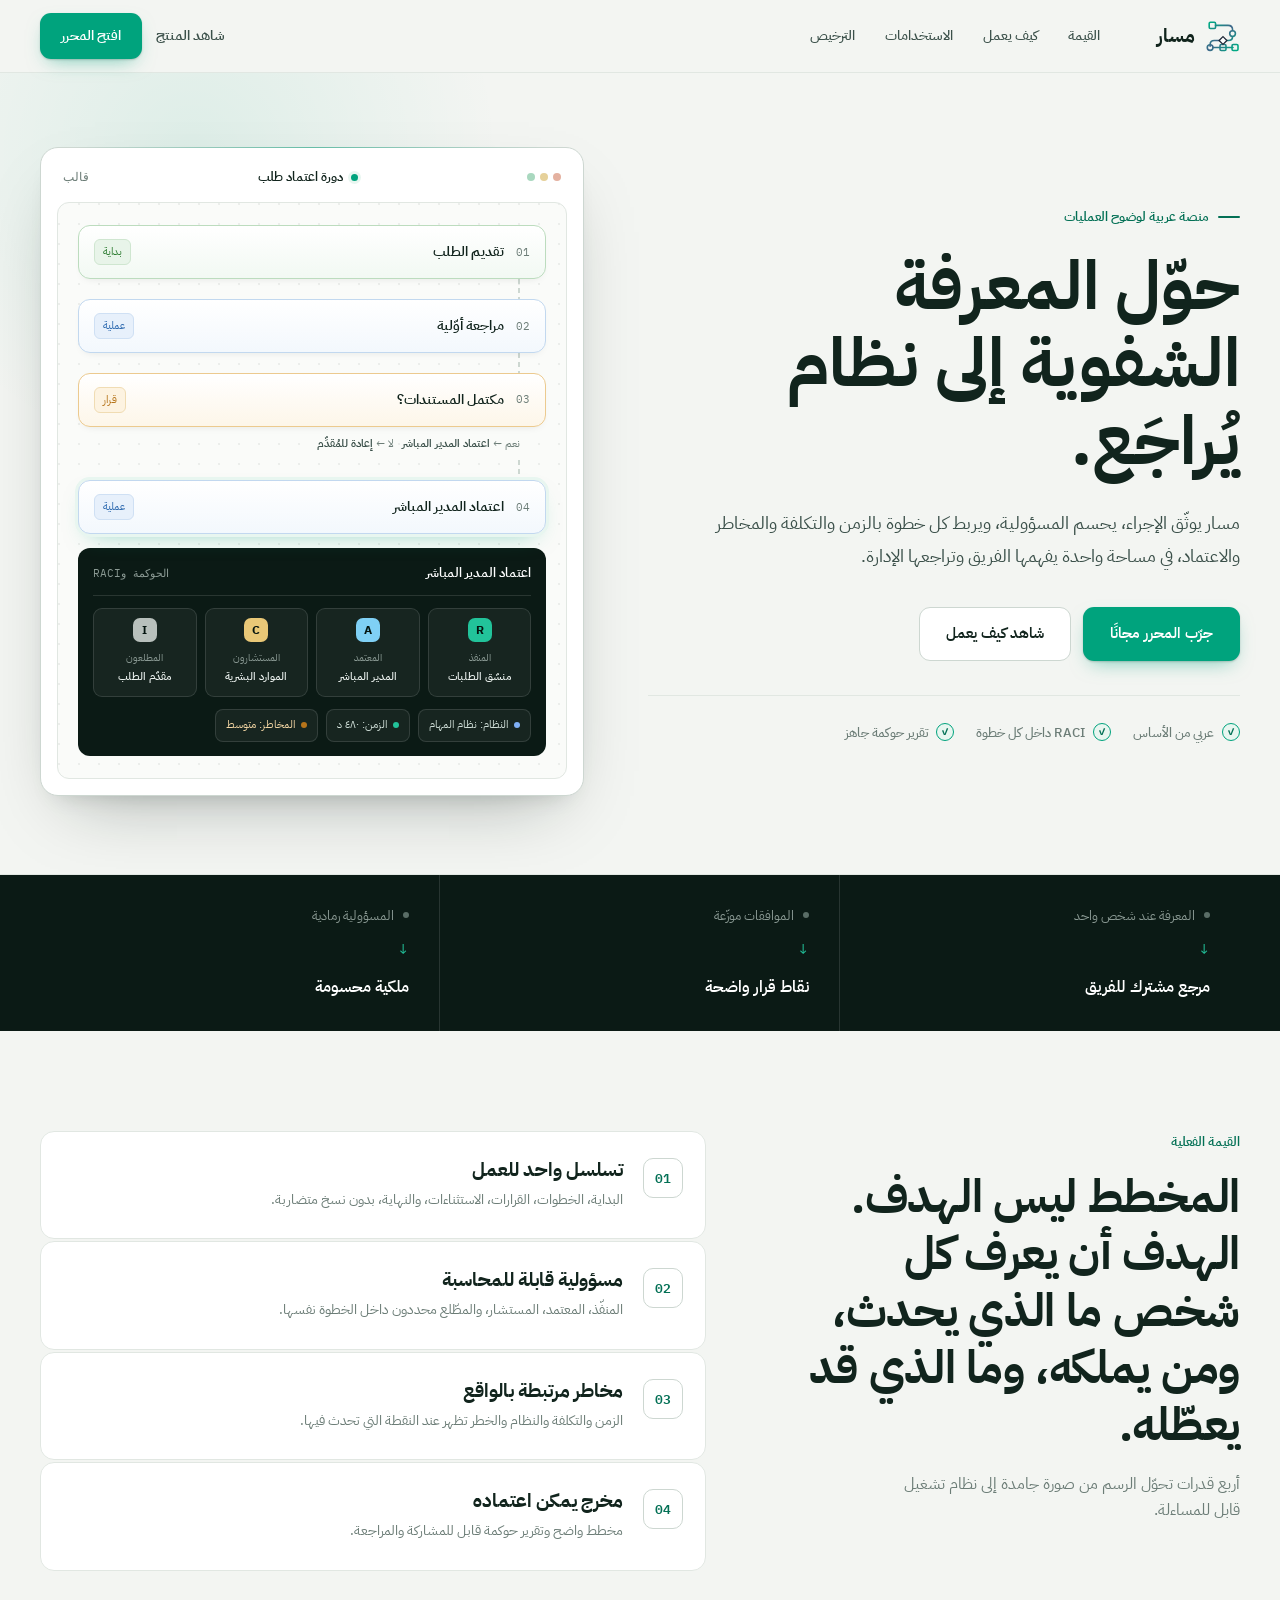
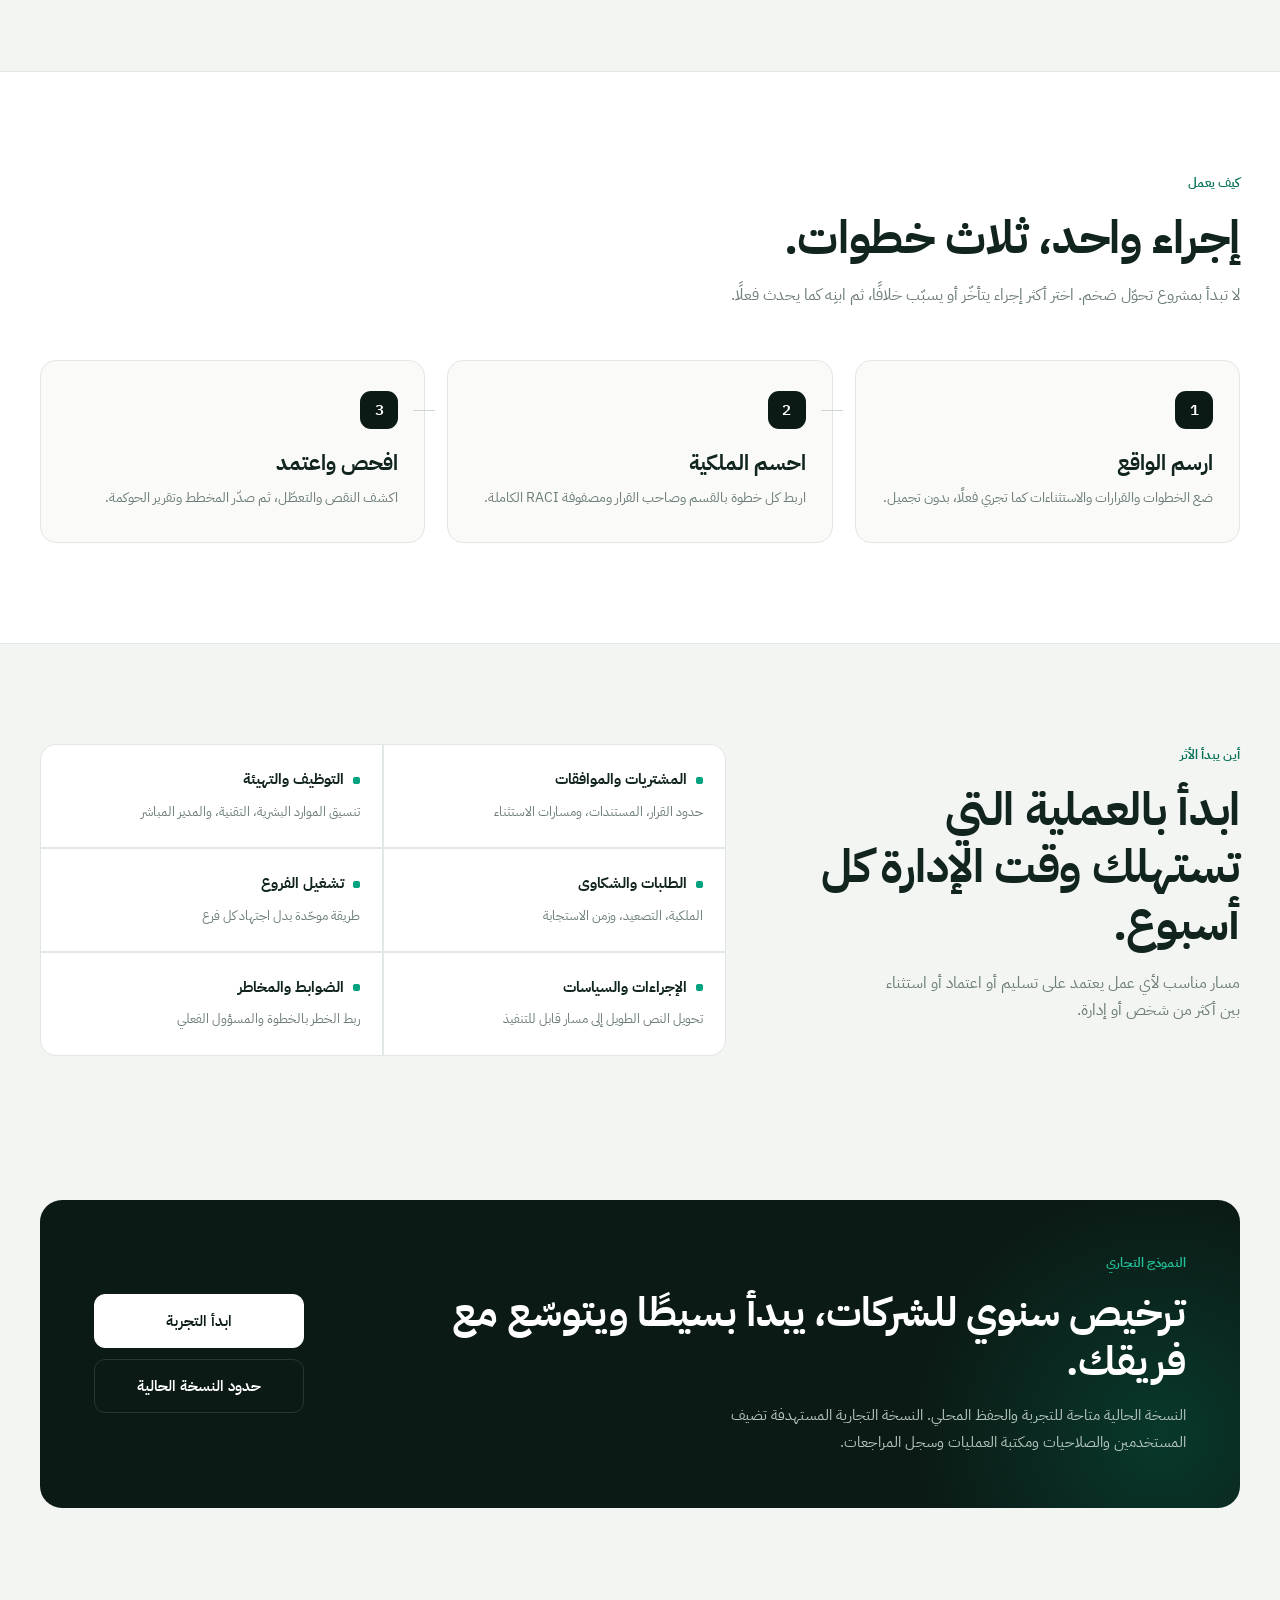
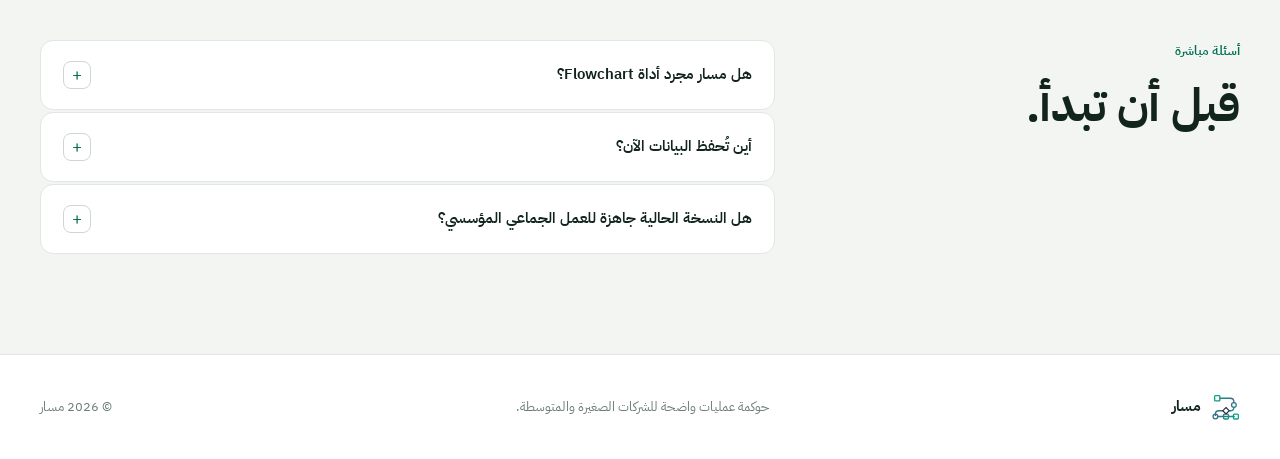
<file: index.html>
<!doctype html>
<html lang="ar" dir="rtl">
<head>
  <meta charset="utf-8">
  <meta name="viewport" content="width=device-width,initial-scale=1">
  <meta name="theme-color" content="#0b1a15">
  <meta name="description" content="مسار منصة عربية لتوثيق العمليات، حسم المسؤوليات، وربط كل خطوة بالزمن والمخاطر والاعتمادات في مخطط واحد قابل للمراجعة.">
  <meta name="robots" content="index,follow,noai,noimageai">
  <meta name="googlebot" content="index,follow,noai,noimageai">
  <meta name="CCBot" content="nofollow">
  <meta name="GPTBot" content="noindex,nofollow">
  <meta name="copyright" content="© مسار — جميع الحقوق محفوظة. يُمنع نسخ أو إعادة استخدام الكود أو الفكرة أو التصميم دون إذن خطّي.">
  <!--
    ================================================================
    مسار (Masar) — برمجية مملوكة | Proprietary & Confidential
    © جميع الحقوق محفوظة. هذا الكود مقدَّم للعرض والمعاينة فقط.
    يُمنع منعًا باتًّا نسخه أو اشتقاقه أو إعادة نشره أو استخدامه
    لتدريب نماذج ذكاء اصطناعي دون إذن خطّي مسبق من المالك.
    Unauthorized copying, scraping, redistribution, or use of this
    source or its concept for AI training is strictly prohibited.
    ================================================================
  -->
  <meta property="og:type" content="website">
  <meta property="og:locale" content="ar_SA">
  <meta property="og:title" content="مسار، حوّل طريقة العمل إلى نظام واضح">
  <meta property="og:description" content="وثّق الإجراءات، احسم المسؤوليات، واكشف نقاط التعطل في مخطط واحد قابل للمراجعة.">
  <meta property="og:url" content="https://mansour-cyber.github.io/Masar-Live/">
  <meta property="og:image" content="https://mansour-cyber.github.io/Masar-Live/brand/masar-symbol.svg">
  <title>مسار | توثيق العمليات والحوكمة</title>
  <link rel="canonical" href="https://mansour-cyber.github.io/Masar-Live/">
  <link rel="icon" href="./brand/masar-symbol.svg" type="image/svg+xml">
  <link rel="preconnect" href="https://fonts.googleapis.com">
  <link rel="preconnect" href="https://fonts.gstatic.com" crossorigin>
  <link href="https://fonts.googleapis.com/css2?family=IBM+Plex+Sans+Arabic:wght@400;500;600;700&family=IBM+Plex+Mono:wght@500;600&display=swap" rel="stylesheet">
  <link rel="stylesheet" href="./assets/landing.css">
</head>
<body>
  <a class="skip-link" href="#main">تجاوز إلى المحتوى</a>

  <header class="site-header">
    <div class="container nav">
      <a class="brand" href="./" aria-label="مسار، الصفحة الرئيسية">
        <img src="./brand/masar-symbol.svg" alt="">
        <span>مسار</span>
      </a>

      <nav class="nav-links" data-nav-links aria-label="التنقل الرئيسي">
        <a href="#value">القيمة</a>
        <a href="#workflow">كيف يعمل</a>
        <a href="#use-cases">الاستخدامات</a>
        <a href="#license">الترخيص</a>
      </nav>

      <div class="nav-actions">
        <a class="text-link" href="#product">شاهد المنتج</a>
        <a class="button button-primary" href="./app/">افتح المحرر</a>
        <button class="menu-toggle" type="button" aria-label="فتح القائمة" aria-expanded="false" data-menu-toggle>☰</button>
      </div>
    </div>
  </header>

  <main id="main">
    <section class="hero">
      <div class="container hero-grid">
        <div class="hero-copy">
          <p class="overline">منصة عربية لوضوح العمليات</p>
          <h1>حوّل المعرفة الشفوية إلى نظام يُراجَع.</h1>
          <p class="lead">مسار يوثّق الإجراء، يحسم المسؤولية، ويربط كل خطوة بالزمن والتكلفة والمخاطر والاعتماد، في مساحة واحدة يفهمها الفريق وتراجعها الإدارة.</p>
          <div class="hero-actions">
            <a class="button button-primary button-large" href="./app/">جرّب المحرر مجانًا</a>
            <a class="button button-secondary button-large" href="#workflow">شاهد كيف يعمل</a>
          </div>
          <div class="hero-notes" aria-label="مزايا مختصرة">
            <span>عربي من الأساس</span>
            <span>RACI داخل كل خطوة</span>
            <span>تقرير حوكمة جاهز</span>
          </div>
        </div>

        <div class="workspace" id="product" aria-label="معاينة من محرر مسار — قالب دورة اعتماد طلب">
          <div class="ws-bar">
            <span class="dot" aria-hidden="true"><i></i><i></i><i></i></span>
            <span class="ws-title"><span class="live"></span> دورة اعتماد طلب</span>
            <span class="mono">قالب</span>
          </div>
          <div class="ws-canvas">
            <div class="flow">
              <div class="node green">
                <span class="idx mono">01</span>
                <span class="n-label">تقديم الطلب</span>
                <span class="n-type">بداية</span>
              </div>
              <div class="connector" aria-hidden="true"></div>
              <div class="node blue">
                <span class="idx mono">02</span>
                <span class="n-label">مراجعة أوّلية</span>
                <span class="n-type">عملية</span>
              </div>
              <div class="connector" aria-hidden="true"></div>
              <div class="node amber">
                <span class="idx mono">03</span>
                <span class="n-label">مكتمل المستندات؟</span>
                <span class="n-type">قرار</span>
              </div>
              <div class="branch" aria-hidden="true"><span>نعم ← <b>اعتماد المدير المباشر</b></span><span>لا ← <b>إعادة للمُقدِّم</b></span></div>
              <div class="connector" aria-hidden="true"></div>
              <div class="node blue active">
                <span class="idx mono">04</span>
                <span class="n-label">اعتماد المدير المباشر</span>
                <span class="n-type">عملية</span>
              </div>
            </div>

            <div class="inspector" aria-label="الحوكمة وRACI للخطوة المحددة">
              <div class="insp-head">
                <b>اعتماد المدير المباشر</b>
                <span class="mono">الحوكمة وRACI</span>
              </div>
              <div class="raci">
                <div class="r"><span class="tag">R</span><span>المنفذ</span><em>منسّق الطلبات</em></div>
                <div class="r"><span class="tag">A</span><span>المعتمد</span><em>المدير المباشر</em></div>
                <div class="r"><span class="tag">C</span><span>المستشارون</span><em>الموارد البشرية</em></div>
                <div class="r"><span class="tag">I</span><span>المطلعون</span><em>مقدّم الطلب</em></div>
              </div>
              <div class="meta-row">
                <span class="m sys"><span class="k"></span> النظام: نظام المهام</span>
                <span class="m time"><span class="k"></span> الزمن: ٤٨٠ د</span>
                <span class="m risk"><span class="k"></span> المخاطر: متوسط</span>
              </div>
            </div>
          </div>
        </div>
      </div>
    </section>

    <section class="signal" aria-label="المشكلة التي يحلها مسار">
      <div class="container">
        <div class="cell">
          <span class="from">المعرفة عند شخص واحد</span>
          <span class="arrow" aria-hidden="true">↓</span>
          <span class="to">مرجع مشترك للفريق</span>
        </div>
        <div class="cell">
          <span class="from">الموافقات موزّعة</span>
          <span class="arrow" aria-hidden="true">↓</span>
          <span class="to">نقاط قرار واضحة</span>
        </div>
        <div class="cell">
          <span class="from">المسؤولية رمادية</span>
          <span class="arrow" aria-hidden="true">↓</span>
          <span class="to">ملكية محسومة</span>
        </div>
      </div>
    </section>

    <section class="section" id="value">
      <div class="container split-section">
        <div class="section-intro">
          <p class="eyebrow">القيمة الفعلية</p>
          <h2>المخطط ليس الهدف. الهدف أن يعرف كل شخص ما الذي يحدث، ومن يملكه، وما الذي قد يعطّله.</h2>
          <p>أربع قدرات تحوّل الرسم من صورة جامدة إلى نظام تشغيل قابل للمساءلة.</p>
        </div>
        <div class="value-list">
          <article>
            <span class="num mono">01</span>
            <div><h3>تسلسل واحد للعمل</h3><p>البداية، الخطوات، القرارات، الاستثناءات، والنهاية، بدون نسخ متضاربة.</p></div>
          </article>
          <article>
            <span class="num mono">02</span>
            <div><h3>مسؤولية قابلة للمحاسبة</h3><p>المنفّذ، المعتمد، المستشار، والمطّلع محددون داخل الخطوة نفسها.</p></div>
          </article>
          <article>
            <span class="num mono">03</span>
            <div><h3>مخاطر مرتبطة بالواقع</h3><p>الزمن والتكلفة والنظام والخطر تظهر عند النقطة التي تحدث فيها.</p></div>
          </article>
          <article>
            <span class="num mono">04</span>
            <div><h3>مخرج يمكن اعتماده</h3><p>مخطط واضح وتقرير حوكمة قابل للمشاركة والمراجعة.</p></div>
          </article>
        </div>
      </div>
    </section>

    <section class="section workflow-section" id="workflow">
      <div class="container">
        <div class="section-heading">
          <p class="eyebrow">كيف يعمل</p>
          <h2>إجراء واحد، ثلاث خطوات.</h2>
          <p>لا تبدأ بمشروع تحوّل ضخم. اختر أكثر إجراء يتأخّر أو يسبّب خلافًا، ثم ابنِه كما يحدث فعلًا.</p>
        </div>
        <div class="workflow-grid">
          <article>
            <span class="thread" aria-hidden="true"></span>
            <span class="step-num mono">1</span>
            <h3>ارسم الواقع</h3>
            <p>ضع الخطوات والقرارات والاستثناءات كما تجري فعلًا، بدون تجميل.</p>
          </article>
          <article>
            <span class="thread" aria-hidden="true"></span>
            <span class="step-num mono">2</span>
            <h3>احسم الملكية</h3>
            <p>اربط كل خطوة بالقسم وصاحب القرار ومصفوفة RACI الكاملة.</p>
          </article>
          <article>
            <span class="thread" aria-hidden="true"></span>
            <span class="step-num mono">3</span>
            <h3>افحص واعتمد</h3>
            <p>اكشف النقص والتعطّل، ثم صدّر المخطط وتقرير الحوكمة.</p>
          </article>
        </div>
      </div>
    </section>

    <section class="section" id="use-cases">
      <div class="container use-layout">
        <div class="section-intro">
          <p class="eyebrow">أين يبدأ الأثر</p>
          <h2>ابدأ بالعملية التي تستهلك وقت الإدارة كل أسبوع.</h2>
          <p>مسار مناسب لأي عمل يعتمد على تسليم أو اعتماد أو استثناء بين أكثر من شخص أو إدارة.</p>
        </div>
        <div class="use-grid">
          <div><strong>المشتريات والموافقات</strong><span>حدود القرار، المستندات، ومسارات الاستثناء</span></div>
          <div><strong>التوظيف والتهيئة</strong><span>تنسيق الموارد البشرية، التقنية، والمدير المباشر</span></div>
          <div><strong>الطلبات والشكاوى</strong><span>الملكية، التصعيد، وزمن الاستجابة</span></div>
          <div><strong>تشغيل الفروع</strong><span>طريقة موحّدة بدل اجتهاد كل فرع</span></div>
          <div><strong>الإجراءات والسياسات</strong><span>تحويل النص الطويل إلى مسار قابل للتنفيذ</span></div>
          <div><strong>الضوابط والمخاطر</strong><span>ربط الخطر بالخطوة والمسؤول الفعلي</span></div>
        </div>
      </div>
    </section>

    <section class="license-section" id="license">
      <div class="container">
        <div class="license-panel">
          <div>
            <p class="eyebrow">النموذج التجاري</p>
            <h2>ترخيص سنوي للشركات، يبدأ بسيطًا ويتوسّع مع فريقك.</h2>
            <p>النسخة الحالية متاحة للتجربة والحفظ المحلي. النسخة التجارية المستهدفة تضيف المستخدمين والصلاحيات ومكتبة العمليات وسجل المراجعات.</p>
          </div>
          <div class="license-actions">
            <a class="button button-light button-large" href="./app/">ابدأ التجربة</a>
            <a class="button button-ghost button-large" href="#faq">حدود النسخة الحالية</a>
          </div>
        </div>
      </div>
    </section>

    <section class="section faq-section" id="faq">
      <div class="container faq-layout">
        <div>
          <p class="eyebrow">أسئلة مباشرة</p>
          <h2>قبل أن تبدأ.</h2>
        </div>
        <div class="faq-list">
          <div class="faq-item">
            <button class="faq-question" type="button" aria-expanded="false"><span>هل مسار مجرد أداة Flowchart؟</span><span class="ic" aria-hidden="true">+</span></button>
            <div class="faq-answer"><div>لا. الرسم هو الواجهة، لكن القيمة في ربط كل خطوة بالقسم والمالك وRACI والزمن والتكلفة والمخاطر، ثم فحص المسار وتصدير تقرير الحوكمة.</div></div>
          </div>
          <div class="faq-item">
            <button class="faq-question" type="button" aria-expanded="false"><span>أين تُحفظ البيانات الآن؟</span><span class="ic" aria-hidden="true">+</span></button>
            <div class="faq-answer"><div>الحفظ يعمل محليًا داخل المتصفح في النسخة الحالية، ويمكن تصدير ملف JSON كنسخة احتياطية وفتحه لاحقًا.</div></div>
          </div>
          <div class="faq-item">
            <button class="faq-question" type="button" aria-expanded="false"><span>هل النسخة الحالية جاهزة للعمل الجماعي المؤسسي؟</span><span class="ic" aria-hidden="true">+</span></button>
            <div class="faq-answer"><div>لا. النسخة الحالية مناسبة للتجربة وبناء العمليات وتصديرها. المستخدمون والصلاحيات والتعاون السحابي ضمن النسخة التجارية المستهدفة.</div></div>
          </div>
        </div>
      </div>
    </section>
  </main>

  <footer class="site-footer">
    <div class="container footer-grid">
      <a class="brand footer-brand" href="./"><img src="./brand/masar-symbol.svg" alt=""><span>مسار</span></a>
      <p>حوكمة عمليات واضحة للشركات الصغيرة والمتوسطة.</p>
      <span>© <span data-year></span> مسار</span>
    </div>
  </footer>

  <script src="./assets/landing.js"></script>
</body>
</html>
</file>
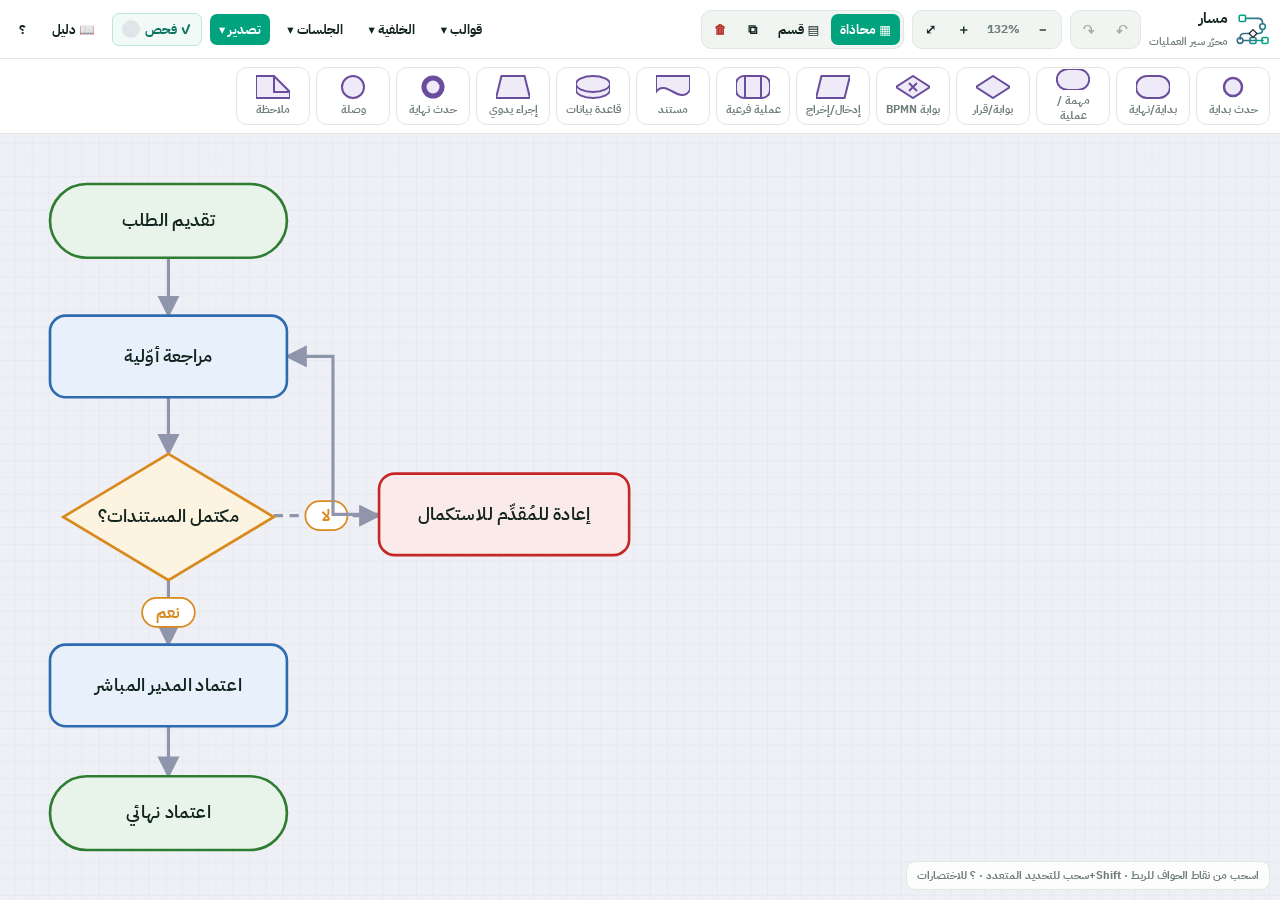
<file: app/index.html>
<!doctype html>
<html lang="ar" dir="rtl">
<head>
<meta charset="utf-8">
<meta name="viewport" content="width=device-width, initial-scale=1, maximum-scale=1, user-scalable=no">
<meta name="theme-color" content="#0b1a15">
<meta name="robots" content="noindex,nofollow,noarchive,noai,noimageai">
<meta name="copyright" content="© مسار — جميع الحقوق محفوظة. برمجية مملوكة للعرض فقط.">
<!-- مسار (Masar) — Proprietary & Confidential. Unauthorized copying, scraping, or AI-training use is prohibited. -->

<title>مسار · مساحة العمل</title>
<link rel="icon" href="../brand/masar-symbol.svg" type="image/svg+xml">
<link rel="preconnect" href="https://fonts.googleapis.com">
<link rel="preconnect" href="https://fonts.gstatic.com" crossorigin>
<link href="https://fonts.googleapis.com/css2?family=IBM+Plex+Sans+Arabic:wght@400;500;600;700&family=IBM+Plex+Mono:wght@500;600&display=swap" rel="stylesheet">
<link rel="stylesheet" href="../src/styles/app.css">
</head>
<body>
<div id="app">
  <div class="head">
    <a class="brand" href="../" aria-label="العودة إلى موقع مسار" style="text-decoration:none">
      <span class="logo">م</span><span>مسار<br><small>محرّر سير العمليات</small></span>
    </a>
    <div class="grp">
      <button class="tb" id="undo" title="تراجع">↶</button>
      <button class="tb" id="redo" title="إعادة">↷</button>
    </div>
    <div class="grp">
      <button class="tb" id="zout">－</button>
      <span class="zoomlbl" id="zlbl">100%</span>
      <button class="tb" id="zin">＋</button>
      <button class="tb" id="zfit" title="ملاءمة">⤢</button>
    </div>
    <div class="grp">
      <button class="tb" id="snap" title="محاذاة للشبكة">▦ محاذاة</button>
      <button class="tb" id="addLane" title="إضافة مسار قسم">▤ قسم</button>
      <button class="tb" id="dup" title="تكرار">⧉</button>
      <button class="tb danger" id="del" title="حذف">🗑</button>
    </div>
    <div class="spacer"></div>
    <div class="menu">
      <button class="tb" id="tplBtn">قوالب ▾</button>
      <div class="pop" id="tplPop">
        <button data-tpl="approval">دورة اعتماد طلب</button>
        <button data-tpl="onboarding">توظيف موظف جديد</button>
        <div class="hr"></div>
        <button data-tpl="blank">▢ لوحة فارغة</button>
      </div>
    </div>
    <div class="menu">
      <button class="tb" id="bgBtn">الخلفية ▾</button>
      <div class="pop" id="bgPop" style="min-width:210px">
        <div style="font-size:11px;font-weight:800;color:var(--sub);padding:4px 8px">اللون</div>
        <div class="swatches" id="bgColors" style="padding:2px 8px 8px"></div>
        <div class="hr"></div>
        <div style="font-size:11px;font-weight:800;color:var(--sub);padding:4px 8px">النمط</div>
        <div class="row" id="bgPatterns" style="padding:2px 8px 6px;flex-wrap:wrap;gap:5px"></div>
      </div>
    </div>
    <div class="menu">
      <button class="tb" id="sesBtn">الجلسات ▾</button>
      <div class="pop" id="sesPop" style="min-width:220px">
        <button id="sesNew">＋ حفظ كجلسة جديدة…</button>
        <button id="sesSave">💾 حفظ الجلسة الحالية</button>
        <div class="hr"></div>
        <div id="sesList" style="max-height:230px;overflow:auto"></div>
      </div>
    </div>
    <div class="menu">
      <button class="tb solid" id="expBtn">تصدير ▾</button>
      <div class="pop" id="expPop">
        <button id="exPng">⬇︎ صورة PNG</button>
        <button id="exSvg">⬇︎ متجه SVG</button>
        <button id="exJson">⬇︎ ملف مشروع JSON</button>
        <button id="exReport">📋 تقرير حوكمة (سمات/RACI)</button>
        <div class="hr"></div>
        <button id="imJson">⬆︎ فتح مشروع JSON</button>
        <button id="restore">↺ استعادة آخر حفظ</button>
      </div>
    </div>
    <button class="tb validate-btn" id="validateBtn" title="فحص سلامة المخطط">✓ فحص <span id="validationBadge"></span></button>
    <button class="tb" id="guideBtn" title="الدليل الشامل">📖 دليل</button>
    <button class="tb" id="help" title="اختصارات">؟</button>
  </div>

  <div class="strip" id="strip"></div>

  <div class="stage" id="stage">
    <svg id="svg" xmlns="http://www.w3.org/2000/svg">
      <defs>
        <marker id="arw" viewBox="0 0 10 10" refX="9" refY="5" markerWidth="7" markerHeight="7" orient="auto-start-reverse">
          <path d="M0,0 L10,5 L0,10 z" fill="context-stroke"></path>
        </marker>
        <pattern id="grid" width="22" height="22" patternUnits="userSpaceOnUse">
          <path d="M22,0 L0,0 0,22" fill="none" stroke="var(--grid)" stroke-width="1"></path>
        </pattern>
        <pattern id="dots" width="22" height="22" patternUnits="userSpaceOnUse">
          <circle cx="2" cy="2" r="1.4" fill="var(--grid)"></circle>
        </pattern>
        <pattern id="lines" width="24" height="24" patternUnits="userSpaceOnUse">
          <path d="M0,24 H24" fill="none" stroke="var(--grid)" stroke-width="1"></path>
        </pattern>
      </defs>
      <rect id="bgfill" x="-5000" y="-5000" width="10000" height="10000" fill="#eef0f5"></rect>
      <rect id="bg" x="-5000" y="-5000" width="10000" height="10000" fill="url(#grid)"></rect>
      <g id="vp">
        <g id="lanes"></g>
        <g id="edges"></g>
        <g id="nodes"></g>
        <g id="overlay"></g>
      </g>
    </svg>
    <div class="inspector" id="inspector"></div>
    <div class="status" id="status">جاهز</div>
  </div>
</div>

<div class="toast" id="toast"></div>
<div class="overlay" id="overlay">
  <div class="modal">
    <h3>اختصارات لوحة المفاتيح</h3>
    <div class="k"><span>تحديد متعدد</span><b>Shift + نقر</b></div>
    <div class="k"><span>حذف</span><b>Delete</b></div>
    <div class="k"><span>تكرار</span><b>Ctrl + D</b></div>
    <div class="k"><span>نسخ / لصق</span><b>Ctrl + C / V</b></div>
    <div class="k"><span>تراجع / إعادة</span><b>Ctrl + Z / Y</b></div>
    <div class="k"><span>تكبير / تصغير</span><b>عجلة الماوس</b></div>
    <div class="k"><span>تحريك اللوحة</span><b>سحب الخلفية</b></div>
    <div class="k"><span>ربط عنصرين</span><b>اسحب من نقطة الارتساء</b></div>
    <div class="k"><span>تعديل النص</span><b>نقر مزدوج</b></div>
    <button class="close" onclick="document.getElementById('overlay').classList.remove('show')">تمام</button>
  </div>
</div>
<input type="file" id="fileIn" accept="application/json" hidden>

<div class="goverlay" id="guide">
  <div class="gwrap">
    <button class="gclose" id="gClose" title="إغلاق">✕</button>
    <div id="gBody"></div>
  </div>
</div>

<div class="goverlay" id="validationPanel">
  <div class="gwrap validation-wrap">
    <button class="gclose" id="validationClose" title="إغلاق">✕</button>
    <div id="validationBody"></div>
  </div>
</div>

<script src="../src/js/05-project-core.js"></script>
<script src="../src/js/06-governance-core.js"></script>
<script src="../src/js/00-foundation.js"></script>
<script src="../src/js/10-editor.js"></script>
<script src="../src/js/20-inspector.js"></script>
<script src="../src/js/30-persistence.js"></script>
<script src="../src/js/40-ui.js"></script>
<script src="../src/js/50-validation-ui.js"></script>
</body>
</html>
</file>
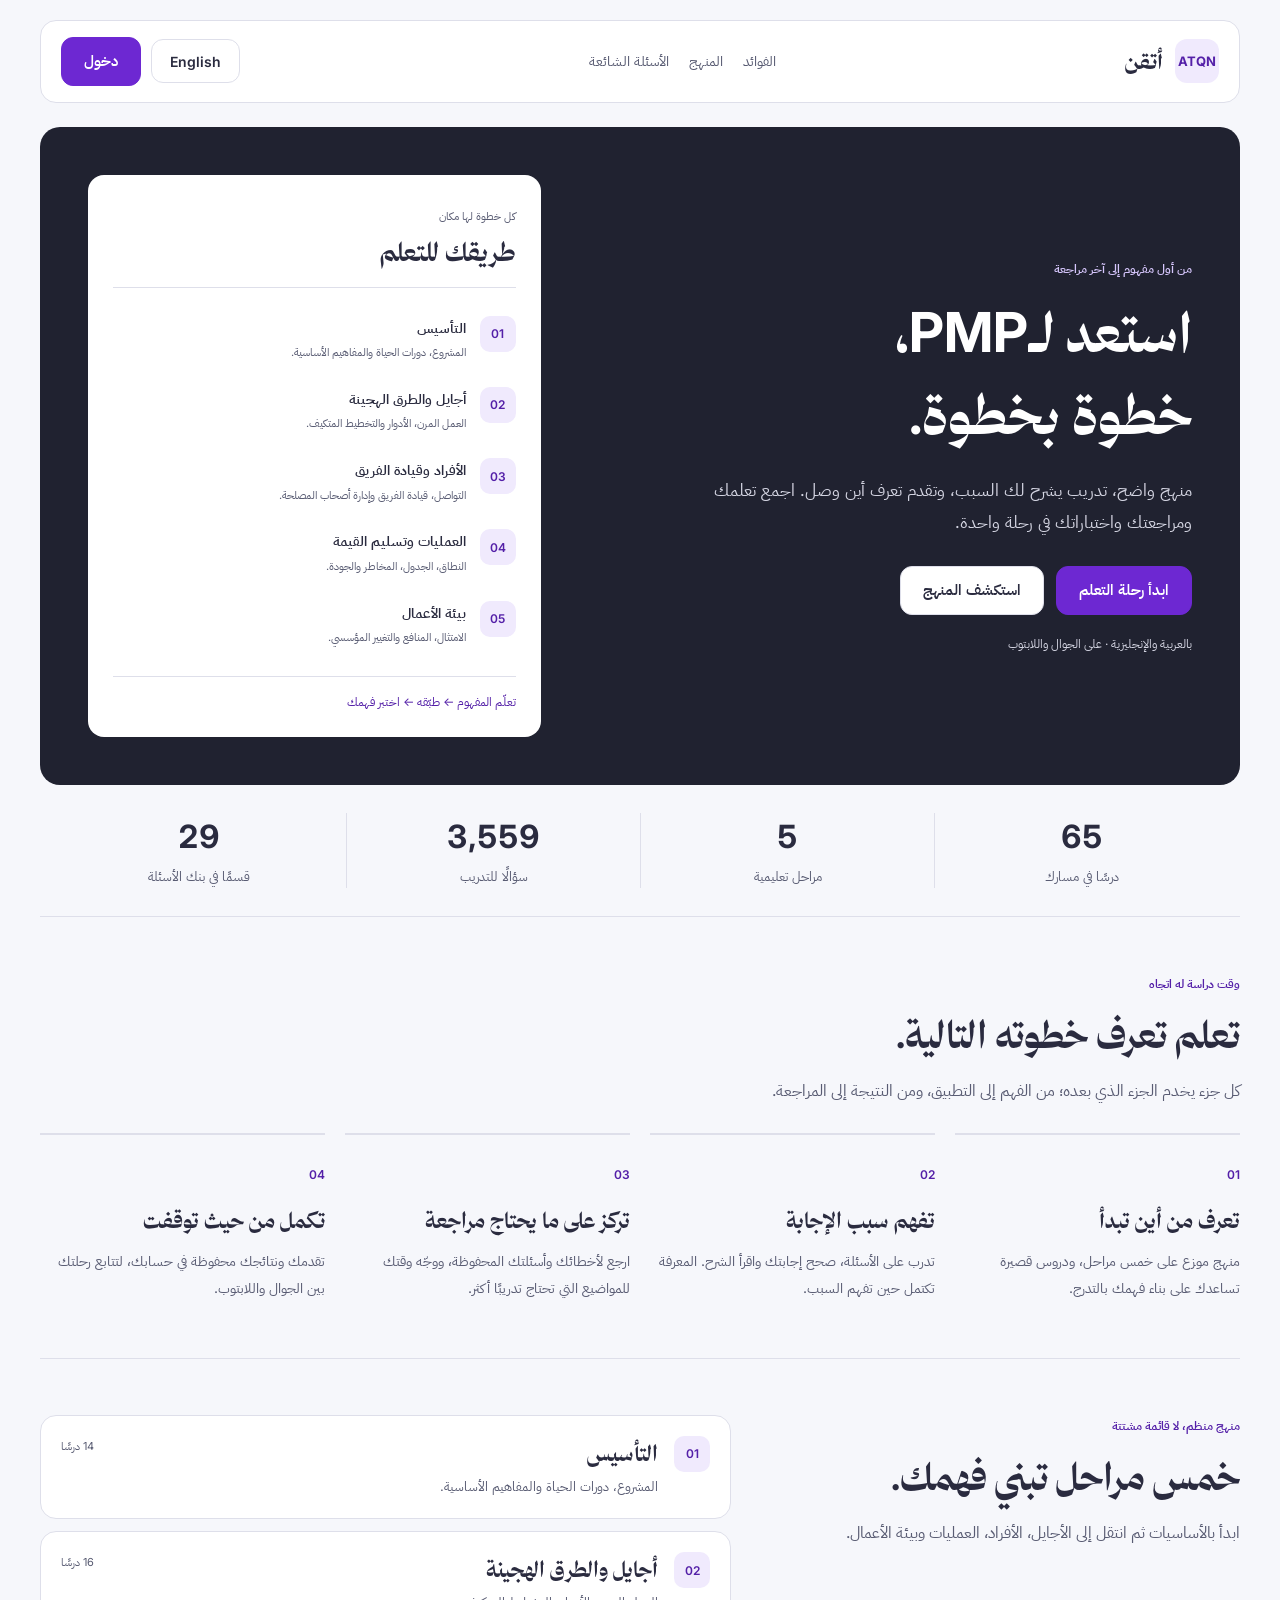
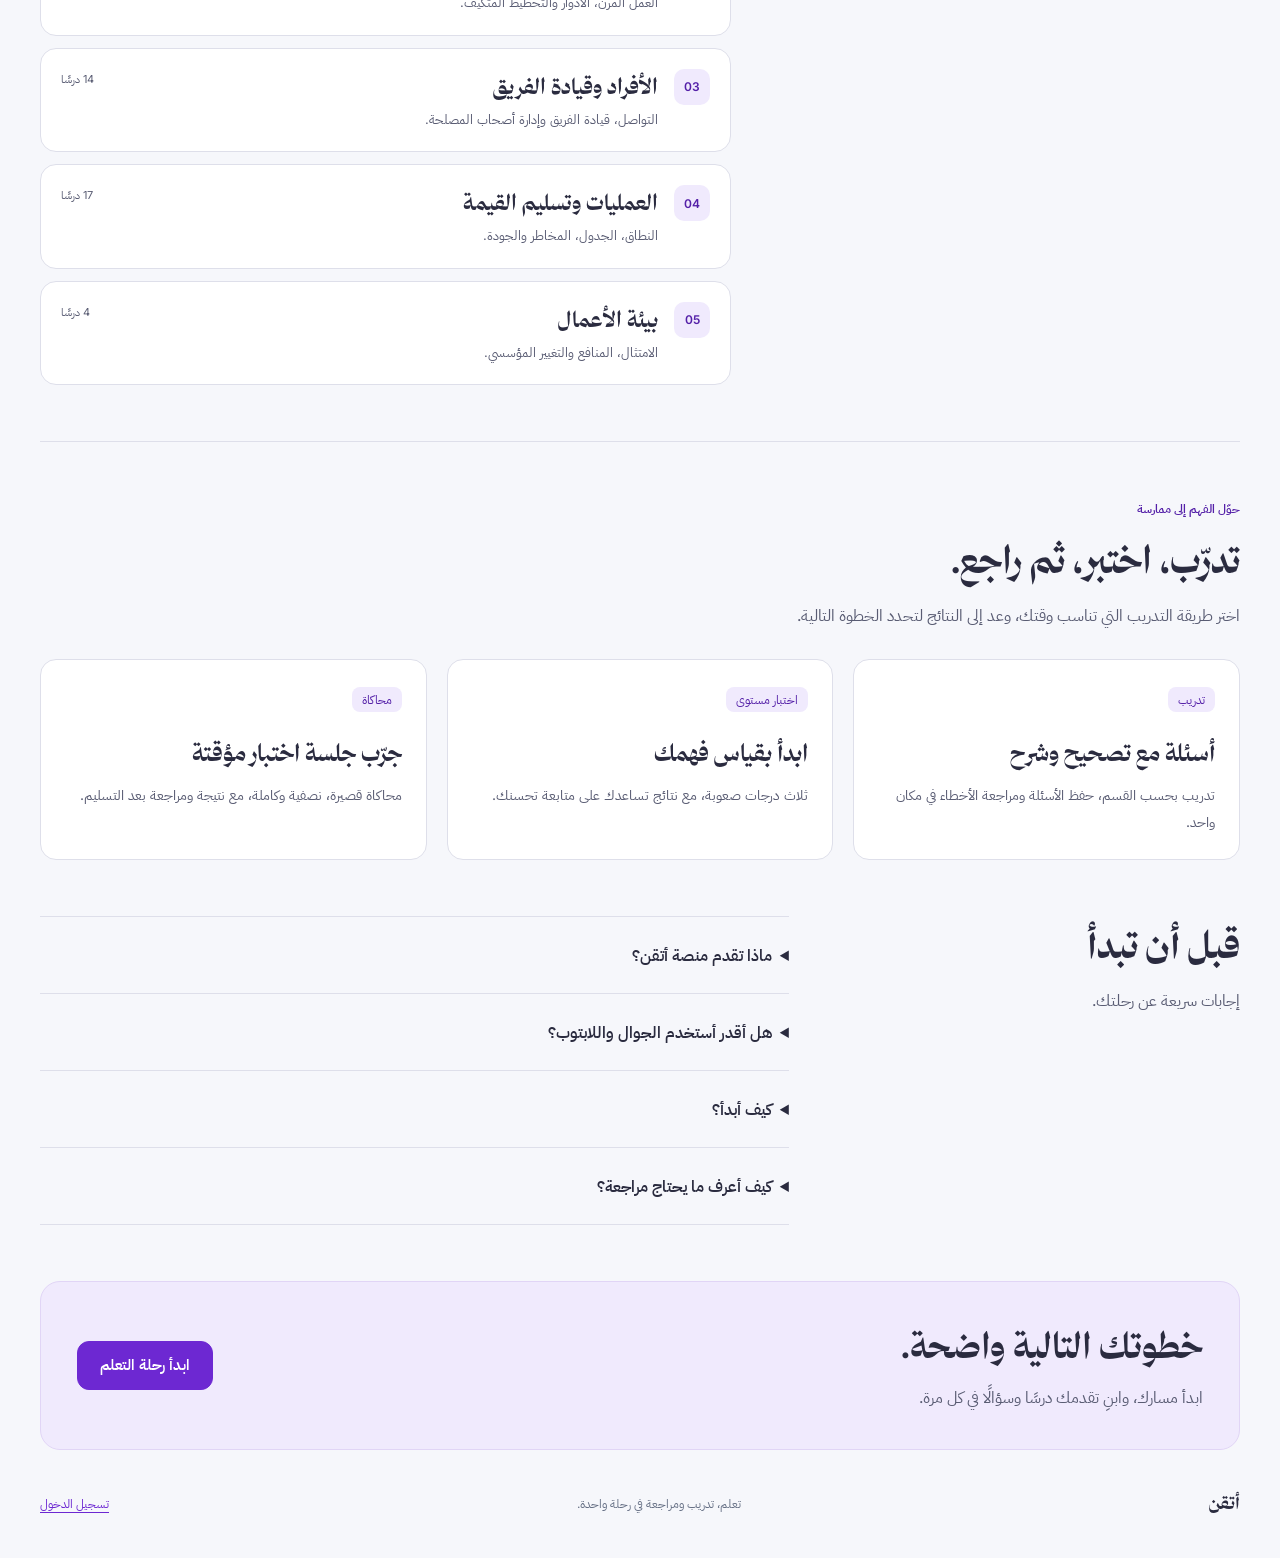
<file: pmp/index.html>
<!doctype html>
<html lang="ar" dir="rtl">
<head>
<meta charset="utf-8">
<meta name="viewport" content="width=device-width,initial-scale=1,viewport-fit=cover"><meta http-equiv="Cache-Control" content="no-cache, no-store, must-revalidate"><meta http-equiv="Pragma" content="no-cache"><meta http-equiv="Expires" content="0">
<title>أتقن | تعلم وتدريب PMP في رحلة واحدة</title>
<meta name="description" content="دورة PMP مكثفة تفاعلية: تأسيس، Agile، People، Process وBusiness Environment، مع اختبارات حسب مستوى الصعوبة، حفظ التقدم وقياس التحسن مع الوقت.">
<meta name="robots" content="index,follow">
<meta name="theme-color" content="#171127">
<link rel="canonical" href="https://mansour-cyber.github.io/Masar-Live/pmp/">
<meta property="og:type" content="website">
<meta property="og:locale" content="ar_SA">
<meta property="og:site_name" content="ATQN">
<meta property="og:title" content="أتقن | رحلتك للاستعداد لاختبار PMP">
<meta property="og:description" content="تعلم • اختبر • قِس تقدمك. رحلة دراسة PMP مكثفة مع اختبارات مستوى ومؤشرات تحسن شخصية.">
<meta property="og:url" content="https://mansour-cyber.github.io/Masar-Live/pmp/">
<meta property="og:image" content="https://mansour-cyber.github.io/Masar-Live/pmp/og.png">
<meta property="og:image:width" content="600">
<meta property="og:image:height" content="315">
<meta property="og:image:alt" content="PMP Intensive Journey - Learn, Test, Improve">
<meta name="twitter:card" content="summary_large_image">
<meta name="twitter:title" content="أتقن | تعلم وتدريب PMP">
<meta name="twitter:description" content="رحلة PMP مكثفة تفاعلية مع اختبارات مستوى وقياس التحسن.">
<meta name="twitter:image" content="https://mansour-cyber.github.io/Masar-Live/pmp/og.png">
<style>
:root{--bg:#f6f7fb;--card:#fff;--text:#111827;--muted:#667085;--line:#e5e7eb;--brand:#6d28d9;--brand2:#0ea5e9}
*{box-sizing:border-box}body{margin:0;font-family:-apple-system,BlinkMacSystemFont,"Segoe UI",Tahoma,Arial,sans-serif;background:var(--bg);color:var(--text)}
button,input,select{font:inherit}.app{max-width:1200px;margin:auto;padding:12px}.top{position:sticky;top:0;z-index:50;background:rgba(246,247,251,.92);backdrop-filter:blur(14px);padding:8px 0}
.topbar{background:#0f172a;color:white;border-radius:18px;padding:10px 12px;display:flex;gap:8px;align-items:center}.brand{margin-inline-end:auto}.brand small{display:block;color:#cbd5e1}.topbar button{border:1px solid #ffffff2a;background:#ffffff12;color:white;border-radius:10px;padding:8px 10px}
.hero{background:linear-gradient(135deg,#171127,#312e81 55%,#0f766e);color:#fff;border-radius:25px;padding:28px 20px}.hero h1{font-size:clamp(28px,5vw,48px);margin:0 0 8px}.hero p{color:#e2e8f0;line-height:1.8;max-width:850px}
.btn{border:0;border-radius:11px;padding:10px 13px;font-weight:800}.white{background:#fff;color:#111827}.dark{background:#111827;color:#fff}.soft{background:#ede9fe;color:#5b21b6}
.nav{display:flex;gap:7px;overflow:auto;padding:11px 0}.nav button{white-space:nowrap;background:white;border:1px solid var(--line);border-radius:11px;padding:10px 12px}.nav .active{background:#111827;color:white}
.section{display:none}.section.active{display:block}.card{background:#fff;border:1px solid var(--line);border-radius:18px;padding:15px;margin-bottom:11px}.grid4{display:grid;grid-template-columns:repeat(4,1fr);gap:10px}.grid3{display:grid;grid-template-columns:repeat(3,1fr);gap:10px}.grid2{display:grid;grid-template-columns:1fr 1fr;gap:10px}.muted{color:var(--muted);line-height:1.75}.stat b{font-size:26px;display:block}
.progress{height:10px;background:#e5e7eb;border-radius:999px;overflow:hidden}.progress i{display:block;height:100%;background:linear-gradient(90deg,var(--brand),var(--brand2))}
.stage{background:#fff;border:1px solid var(--line);border-radius:16px;margin-bottom:10px;overflow:hidden}.stage summary{list-style:none;cursor:pointer}.stage summary::-webkit-details-marker{display:none}.stageHead{display:flex;gap:10px;align-items:center;padding:14px}.stage[open] .stageHead{background:#fafafa;border-bottom:1px solid var(--line)}.num{width:34px;height:34px;border-radius:11px;background:#ede9fe;color:#5b21b6;display:grid;place-items:center;font-weight:900}.stageHead b{flex:1}.chev{font-size:18px;color:#667085;transition:transform .18s ease}.stage[open] .chev{transform:rotate(90deg)}
.stageBody{padding:10px 12px 12px}.lessons{display:grid;grid-template-columns:1fr;gap:7px}.lesson{border:1px solid var(--line);background:#fafafa;border-radius:11px;padding:11px 12px;text-align:start;display:flex;align-items:center;gap:9px;cursor:pointer}.lesson:hover{background:#f5f3ff}.lesson .lessonStatus{width:23px;height:23px;border-radius:50%;border:1px solid #d1d5db;display:grid;place-items:center;flex:0 0 auto;font-size:12px}.lesson .lessonLabel{flex:1}.lesson.done{background:#f3f4f6;border-color:#d1d5db;color:#9ca3af}.lesson.done:hover{background:#eef0f2}.lesson.done .lessonLabel{text-decoration:line-through}.lesson.done .lessonStatus{background:#d1d5db;border-color:#d1d5db;color:#6b7280}.lesson.current{outline:2px solid var(--brand);background:#f5f3ff;color:var(--text)}.lesson.current .lessonLabel{text-decoration:none}.lesson.current .lessonStatus{border-color:var(--brand);color:var(--brand)}
#lessonHost{scroll-margin-top:78px}
.teach{background:#fafafa;border-inline-start:5px solid var(--brand);border-radius:12px;padding:12px;margin:9px 0}.teach b{display:block;margin-bottom:4px}.q{border:1px solid var(--line);border-radius:14px;padding:12px;margin:10px 0}.opts{display:grid;gap:7px;margin-top:8px}.opt{border:1px solid var(--line);background:white;border-radius:10px;padding:10px;text-align:start}.correct{background:#ecfdf5!important;border-color:#10b981!important}.wrong{background:#fef2f2!important;border-color:#ef4444!important}
.exam{display:grid;grid-template-columns:1fr 220px;gap:10px}.qmap{display:grid;grid-template-columns:repeat(5,1fr);gap:5px}.qmap button{border:1px solid var(--line);background:white;border-radius:7px;padding:7px}.qmap .ans{background:#dcfce7}.qmap .mark{outline:2px solid #f59e0b}.timer{font-size:22px;font-weight:900}
.warn{background:#fffbeb;border:1px solid #fde68a;border-radius:12px;padding:12px}.search{width:100%;padding:11px;border:1px solid var(--line);border-radius:10px}.row{display:flex;gap:7px;flex-wrap:wrap;align-items:center}.gloss{padding:10px 0;border-bottom:1px solid var(--line)}
footer{font-size:12px;color:#667085;padding:25px 4px 40px;line-height:1.7}
@media(max-width:850px){.grid4,.grid3{grid-template-columns:repeat(2,1fr)}.grid2,.exam{grid-template-columns:1fr}.qmap{grid-template-columns:repeat(8,1fr)}}@media(max-width:560px){.grid4,.grid3,.lessons{grid-template-columns:1fr}.qmap{grid-template-columns:repeat(6,1fr)}}
.auth-locked #mainApp{display:none!important}.auth-locked #loginGate{display:grid!important}.loginGate{min-height:100dvh;display:grid;place-items:center;padding:20px;background:linear-gradient(135deg,#0f172a,#312e81 55%,#0f766e)}
.loginCard{width:min(440px,100%);background:#fff;border-radius:24px;padding:22px;box-shadow:0 30px 80px rgba(0,0,0,.28)}
.loginCard h1{margin:0 0 6px}.loginCard p{margin:0 0 18px}.loginCard label{display:block;font-weight:800;margin:10px 0 6px}
.loginCard input{width:100%;padding:12px;border:1px solid var(--line);border-radius:11px}
.loginCard .loginBtn{width:100%;margin-top:14px}.loginError{min-height:22px;color:#b91c1c;font-size:13px;margin-top:9px}
.userBadge{font-size:12px;color:#e2e8f0;border:1px solid #ffffff25;border-radius:999px;padding:7px 9px}
.quickTestBtn{position:fixed;inset-inline-end:14px;top:46%;z-index:45;border:0;background:linear-gradient(135deg,#7c3aed,#0ea5e9);color:#fff;border-radius:16px;padding:13px 11px;font-weight:900;box-shadow:0 14px 36px rgba(76,29,149,.28);writing-mode:vertical-rl;transform:rotate(180deg);cursor:pointer}
.quickTestBtn:hover{filter:brightness(1.05)}.levelCards{display:grid;grid-template-columns:repeat(3,1fr);gap:10px}.levelCard{border:1px solid var(--line);border-radius:16px;padding:14px;background:#fff}.levelCard b{font-size:20px}.levelCard.easy{border-top:4px solid #10b981}.levelCard.medium{border-top:4px solid #f59e0b}.levelCard.hard{border-top:4px solid #ef4444}
.metricRow{display:grid;grid-template-columns:160px 1fr 70px;gap:10px;align-items:center;margin:9px 0}.metricBar{height:10px;background:#e5e7eb;border-radius:999px;overflow:hidden}.metricBar i{display:block;height:100%;background:linear-gradient(90deg,#7c3aed,#0ea5e9)}.deltaUp{color:#047857;font-weight:900}.deltaDown{color:#b91c1c;font-weight:900}.historyTable{width:100%;border-collapse:collapse}.historyTable th,.historyTable td{padding:9px;border-bottom:1px solid var(--line);text-align:start;font-size:13px}.focusBox{background:#fff7ed;border:1px solid #fdba74;border-radius:14px;padding:12px;margin:8px 0}
@media(max-width:700px){.quickTestBtn{top:auto;bottom:16px;inset-inline-end:12px;writing-mode:horizontal-tb;transform:none;border-radius:999px;padding:11px 15px}.levelCards{grid-template-columns:1fr}.metricRow{grid-template-columns:110px 1fr 55px}}
.bank-link{display:inline-block;text-decoration:none;white-space:nowrap;border-radius:11px;padding:10px 13px;font-weight:800}.nav .bank-link{background:#ede9fe;color:#5b21b6;border:1px solid #ddd6fe}.gtranslate_wrapper{display:none}</style><link rel="stylesheet" href="./pmp-access.css?v=10"><link rel="stylesheet" href="./pmp-ui.css?v=10"><link rel="stylesheet" href="./pmp-learning.css?v=1">
<link rel="stylesheet" href="./pmp-system.css?v=10"></head>
<body class="pmp-course auth-locked landing-mode"><div class="gtranslate_wrapper"></div>
<div id="marketingLanding" class="landing notranslate" translate="no" hidden>
<header class="landing-header"><a class="workspace-brand" href="?landing=1"><span class="workspace-mark" aria-hidden="true">ATQN</span><strong><span data-ar="أتقن" data-en="ATQN">أتقن</span></strong></a><nav class="landing-menu" aria-label="المحتوى"><a href="#benefits"><span data-ar="الفوائد" data-en="Benefits">الفوائد</span></a><a href="#curriculum"><span data-ar="المنهج" data-en="Curriculum">المنهج</span></a><a href="#questions"><span data-ar="الأسئلة الشائعة" data-en="FAQs">الأسئلة الشائعة</span></a></nav><div class="landing-header-actions"><button type="button" id="landingLanguage" class="landing-language">English</button><a class="landing-button primary" href="?login=1"><span data-ar="دخول" data-en="Sign in">دخول</span></a></div></header>
<main><section class="landing-hero"><div class="landing-hero-copy"><p class="landing-eyebrow"><span data-ar="من أول مفهوم إلى آخر مراجعة" data-en="FROM YOUR FIRST CONCEPT TO YOUR FINAL REVIEW">من أول مفهوم إلى آخر مراجعة</span></p><h1 data-ar="استعد لـPMP، خطوة بخطوة." data-en="Prepare for PMP, one step at a time.">استعد لـPMP، خطوة بخطوة.</h1><p data-ar="منهج واضح، تدريب يشرح لك السبب، وتقدم تعرف أين وصل. اجمع تعلمك ومراجعتك واختباراتك في رحلة واحدة." data-en="A clear curriculum, practice that explains the reasoning, and progress you can follow. Bring learning, review and exams into one journey.">منهج واضح، تدريب يشرح لك السبب، وتقدم تعرف أين وصل. اجمع تعلمك ومراجعتك واختباراتك في رحلة واحدة.</p><div class="landing-actions"><a class="landing-button primary" href="?login=1"><span data-ar="ابدأ رحلة التعلم" data-en="Start your learning journey">ابدأ رحلة التعلم</span></a><a class="landing-button secondary" href="#curriculum"><span data-ar="استكشف المنهج" data-en="Explore the curriculum">استكشف المنهج</span></a></div><p class="landing-note"><span data-ar="بالعربية والإنجليزية · على الجوال واللابتوب" data-en="Arabic and English · Mobile and laptop">بالعربية والإنجليزية · على الجوال واللابتوب</span></p></div>
<div class="landing-path"><div class="landing-path-top"><span class="landing-path-label"><span data-ar="كل خطوة لها مكان" data-en="A PLACE FOR EVERY STEP">كل خطوة لها مكان</span></span><h2 data-ar="طريقك للتعلم" data-en="Your learning path">طريقك للتعلم</h2></div><ol><li><span class="landing-step-number">01</span><div><strong data-ar="التأسيس" data-en="Foundations">التأسيس</strong><small data-ar="المشروع، دورات الحياة والمفاهيم الأساسية." data-en="Projects, life cycles and the essential concepts.">المشروع، دورات الحياة والمفاهيم الأساسية.</small></div></li><li><span class="landing-step-number">02</span><div><strong data-ar="أجايل والطرق الهجينة" data-en="Agile &amp; Hybrid">أجايل والطرق الهجينة</strong><small data-ar="العمل المرن، الأدوار والتخطيط المتكيف." data-en="Adaptive planning, agile roles and flexible delivery.">العمل المرن، الأدوار والتخطيط المتكيف.</small></div></li><li><span class="landing-step-number">03</span><div><strong data-ar="الأفراد وقيادة الفريق" data-en="People">الأفراد وقيادة الفريق</strong><small data-ar="التواصل، قيادة الفريق وإدارة أصحاب المصلحة." data-en="Communication, leadership and stakeholder management.">التواصل، قيادة الفريق وإدارة أصحاب المصلحة.</small></div></li><li><span class="landing-step-number">04</span><div><strong data-ar="العمليات وتسليم القيمة" data-en="Process">العمليات وتسليم القيمة</strong><small data-ar="النطاق، الجدول، المخاطر والجودة." data-en="Scope, schedules, risk and quality.">النطاق، الجدول، المخاطر والجودة.</small></div></li><li><span class="landing-step-number">05</span><div><strong data-ar="بيئة الأعمال" data-en="Business Environment">بيئة الأعمال</strong><small data-ar="الامتثال، المنافع والتغيير المؤسسي." data-en="Compliance, benefits and organizational change.">الامتثال، المنافع والتغيير المؤسسي.</small></div></li></ol><div class="landing-path-foot"><span data-ar="تعلّم المفهوم ← طبّقه ← اختبر فهمك" data-en="Learn the concept → Apply it → Test your understanding">تعلّم المفهوم ← طبّقه ← اختبر فهمك</span></div></div></section>
<section class="landing-numbers" aria-label="محتوى المنصة"><div><strong class="notranslate" translate="no">65</strong><span data-ar="درسًا في مسارك" data-en="lessons in your path">درسًا في مسارك</span></div><div><strong class="notranslate" translate="no">5</strong><span data-ar="مراحل تعليمية" data-en="curriculum stages">مراحل تعليمية</span></div><div><strong class="notranslate" translate="no">3,559</strong><span data-ar="سؤالًا للتدريب" data-en="practice questions">سؤالًا للتدريب</span></div><div><strong class="notranslate" translate="no">29</strong><span data-ar="قسمًا في بنك الأسئلة" data-en="question bank sections">قسمًا في بنك الأسئلة</span></div></section>
<section id="benefits" class="landing-section"><div class="landing-section-title"><p class="landing-eyebrow"><span data-ar="وقت دراسة له اتجاه" data-en="GIVE YOUR STUDY TIME DIRECTION">وقت دراسة له اتجاه</span></p><h2 data-ar="تعلم تعرف خطوته التالية." data-en="Know your next learning step.">تعلم تعرف خطوته التالية.</h2><p data-ar="كل جزء يخدم الجزء الذي بعده؛ من الفهم إلى التطبيق، ومن النتيجة إلى المراجعة." data-en="Every part leads to the next: understanding, practice, results and focused review.">كل جزء يخدم الجزء الذي بعده؛ من الفهم إلى التطبيق، ومن النتيجة إلى المراجعة.</p></div><div class="landing-benefits"><article><span class="landing-feature-number">01</span><h3 data-ar="تعرف من أين تبدأ" data-en="Know where to start">تعرف من أين تبدأ</h3><p data-ar="منهج موزع على خمس مراحل، ودروس قصيرة تساعدك على بناء فهمك بالتدرج." data-en="Five curriculum stages with focused lessons that build your understanding step by step.">منهج موزع على خمس مراحل، ودروس قصيرة تساعدك على بناء فهمك بالتدرج.</p></article><article><span class="landing-feature-number">02</span><h3 data-ar="تفهم سبب الإجابة" data-en="Understand the answer">تفهم سبب الإجابة</h3><p data-ar="تدرب على الأسئلة، صحح إجابتك واقرأ الشرح. المعرفة تكتمل حين تفهم السبب." data-en="Answer questions, check your response and read the explanation to understand the reasoning.">تدرب على الأسئلة، صحح إجابتك واقرأ الشرح. المعرفة تكتمل حين تفهم السبب.</p></article><article><span class="landing-feature-number">03</span><h3 data-ar="تركز على ما يحتاج مراجعة" data-en="Focus your review">تركز على ما يحتاج مراجعة</h3><p data-ar="ارجع لأخطائك وأسئلتك المحفوظة، ووجّه وقتك للمواضيع التي تحتاج تدريبًا أكثر." data-en="Return to mistakes and saved questions, and spend time on the topics that need more practice.">ارجع لأخطائك وأسئلتك المحفوظة، ووجّه وقتك للمواضيع التي تحتاج تدريبًا أكثر.</p></article><article><span class="landing-feature-number">04</span><h3 data-ar="تكمل من حيث توقفت" data-en="Pick up where you left off">تكمل من حيث توقفت</h3><p data-ar="تقدمك ونتائجك محفوظة في حسابك، لتتابع رحلتك بين الجوال واللابتوب." data-en="Progress and results are saved to your account so you can continue on mobile or laptop.">تقدمك ونتائجك محفوظة في حسابك، لتتابع رحلتك بين الجوال واللابتوب.</p></article></div></section>
<section id="curriculum" class="landing-section landing-curriculum"><div class="landing-section-title"><p class="landing-eyebrow"><span data-ar="منهج منظم، لا قائمة مشتتة" data-en="A STRUCTURED CURRICULUM">منهج منظم، لا قائمة مشتتة</span></p><h2 data-ar="خمس مراحل تبني فهمك." data-en="Five stages that build understanding.">خمس مراحل تبني فهمك.</h2><p data-ar="ابدأ بالأساسيات ثم انتقل إلى الأجايل، الأفراد، العمليات وبيئة الأعمال." data-en="Start with the foundations, then move through agile, people, process and the business environment.">ابدأ بالأساسيات ثم انتقل إلى الأجايل، الأفراد، العمليات وبيئة الأعمال.</p></div><div class="landing-curriculum-list"><article><span class="landing-step-number">01</span><div><h3 data-ar="التأسيس" data-en="Foundations">التأسيس</h3><p data-ar="المشروع، دورات الحياة والمفاهيم الأساسية." data-en="Projects, life cycles and the essential concepts.">المشروع، دورات الحياة والمفاهيم الأساسية.</p></div><span class="landing-lesson-count">14 <span data-ar="درسًا" data-en="lessons">درسًا</span></span></article><article><span class="landing-step-number">02</span><div><h3 data-ar="أجايل والطرق الهجينة" data-en="Agile &amp; Hybrid">أجايل والطرق الهجينة</h3><p data-ar="العمل المرن، الأدوار والتخطيط المتكيف." data-en="Adaptive planning, agile roles and flexible delivery.">العمل المرن، الأدوار والتخطيط المتكيف.</p></div><span class="landing-lesson-count">16 <span data-ar="درسًا" data-en="lessons">درسًا</span></span></article><article><span class="landing-step-number">03</span><div><h3 data-ar="الأفراد وقيادة الفريق" data-en="People">الأفراد وقيادة الفريق</h3><p data-ar="التواصل، قيادة الفريق وإدارة أصحاب المصلحة." data-en="Communication, leadership and stakeholder management.">التواصل، قيادة الفريق وإدارة أصحاب المصلحة.</p></div><span class="landing-lesson-count">14 <span data-ar="درسًا" data-en="lessons">درسًا</span></span></article><article><span class="landing-step-number">04</span><div><h3 data-ar="العمليات وتسليم القيمة" data-en="Process">العمليات وتسليم القيمة</h3><p data-ar="النطاق، الجدول، المخاطر والجودة." data-en="Scope, schedules, risk and quality.">النطاق، الجدول، المخاطر والجودة.</p></div><span class="landing-lesson-count">17 <span data-ar="درسًا" data-en="lessons">درسًا</span></span></article><article><span class="landing-step-number">05</span><div><h3 data-ar="بيئة الأعمال" data-en="Business Environment">بيئة الأعمال</h3><p data-ar="الامتثال، المنافع والتغيير المؤسسي." data-en="Compliance, benefits and organizational change.">الامتثال، المنافع والتغيير المؤسسي.</p></div><span class="landing-lesson-count">4 <span data-ar="درسًا" data-en="lessons">درسًا</span></span></article></div></section>
<section class="landing-section landing-practice"><div class="landing-section-title"><p class="landing-eyebrow"><span data-ar="حوّل الفهم إلى ممارسة" data-en="PUT UNDERSTANDING INTO PRACTICE">حوّل الفهم إلى ممارسة</span></p><h2 data-ar="تدرّب، اختبر، ثم راجع." data-en="Practice. Test. Review.">تدرّب، اختبر، ثم راجع.</h2><p data-ar="اختر طريقة التدريب التي تناسب وقتك، وعد إلى النتائج لتحدد الخطوة التالية." data-en="Choose the practice format that fits your time, then use results to decide what comes next.">اختر طريقة التدريب التي تناسب وقتك، وعد إلى النتائج لتحدد الخطوة التالية.</p></div><div class="landing-training-grid"><article><span class="landing-training-tag"><span data-ar="تدريب" data-en="PRACTICE">تدريب</span></span><h3 data-ar="أسئلة مع تصحيح وشرح" data-en="Questions with feedback">أسئلة مع تصحيح وشرح</h3><p data-ar="تدريب بحسب القسم، حفظ الأسئلة ومراجعة الأخطاء في مكان واحد." data-en="Practice by section, save questions and review mistakes in one place.">تدريب بحسب القسم، حفظ الأسئلة ومراجعة الأخطاء في مكان واحد.</p></article><article><span class="landing-training-tag"><span data-ar="اختبار مستوى" data-en="ASSESSMENT">اختبار مستوى</span></span><h3 data-ar="ابدأ بقياس فهمك" data-en="Find your starting point">ابدأ بقياس فهمك</h3><p data-ar="ثلاث درجات صعوبة، مع نتائج تساعدك على متابعة تحسنك." data-en="Three difficulty levels with results to help track improvement.">ثلاث درجات صعوبة، مع نتائج تساعدك على متابعة تحسنك.</p></article><article><span class="landing-training-tag"><span data-ar="محاكاة" data-en="MOCK EXAMS">محاكاة</span></span><h3 data-ar="جرّب جلسة اختبار مؤقتة" data-en="Practice under timed conditions">جرّب جلسة اختبار مؤقتة</h3><p data-ar="محاكاة قصيرة، نصفية وكاملة، مع نتيجة ومراجعة بعد التسليم." data-en="Short, half-length and full mock exams with results after submission.">محاكاة قصيرة، نصفية وكاملة، مع نتيجة ومراجعة بعد التسليم.</p></article></div></section>
<section id="questions" class="landing-section landing-faq"><div class="landing-section-title"><h2 data-ar="قبل أن تبدأ" data-en="Before you begin">قبل أن تبدأ</h2><p data-ar="إجابات سريعة عن رحلتك." data-en="A few quick answers about your journey.">إجابات سريعة عن رحلتك.</p></div><div><details><summary><span data-ar="ماذا تقدم منصة أتقن؟" data-en="What is included?">ماذا تقدم منصة أتقن؟</span></summary><p data-ar="٦٥ درسًا في خمس مراحل، وبنكًا من ٣٬٥٥٩ سؤالًا عبر ٢٩ قسمًا، وتدريبًا واختبارات مستوى ومحاكاة." data-en="65 lessons across five stages, 3,559 questions in 29 sections, practice, level assessments and mock exams.">٦٥ درسًا في خمس مراحل، وبنكًا من ٣٬٥٥٩ سؤالًا عبر ٢٩ قسمًا، وتدريبًا واختبارات مستوى ومحاكاة.</p></details><details><summary><span data-ar="هل أقدر أستخدم الجوال واللابتوب؟" data-en="Can I use my phone and laptop?">هل أقدر أستخدم الجوال واللابتوب؟</span></summary><p data-ar="نعم. الواجهة تتكيف مع حجم الشاشة، ويُحفظ تقدمك في الحساب نفسه لتكمل من أي جهاز." data-en="Yes. The interface adapts to your screen, and progress is saved to the same account across devices.">نعم. الواجهة تتكيف مع حجم الشاشة، ويُحفظ تقدمك في الحساب نفسه لتكمل من أي جهاز.</p></details><details><summary><span data-ar="كيف أبدأ؟" data-en="How do I start?">كيف أبدأ؟</span></summary><p data-ar="سجّل الدخول بالحساب الذي يوفره لك مسؤول المنصة، اختر نقطة البداية وهدفك اليومي، ثم ابدأ التعلم أو التدريب." data-en="Sign in with the account provided by your platform administrator, choose your starting point and daily goal, then begin learning or practicing.">سجّل الدخول بالحساب الذي يوفره لك مسؤول المنصة، اختر نقطة البداية وهدفك اليومي، ثم ابدأ التعلم أو التدريب.</p></details><details><summary><span data-ar="كيف أعرف ما يحتاج مراجعة؟" data-en="How do I know what to review?">كيف أعرف ما يحتاج مراجعة؟</span></summary><p data-ar="تعرض رحلتك نسبة الإنجاز ونتائج الاختبارات، وتجمع الأخطاء والأسئلة المحفوظة لتعود إليها بسهولة." data-en="Your journey shows completion and exam results, and keeps mistakes and saved questions ready for review.">تعرض رحلتك نسبة الإنجاز ونتائج الاختبارات، وتجمع الأخطاء والأسئلة المحفوظة لتعود إليها بسهولة.</p></details></div></section>
<section class="landing-final"><div><h2 data-ar="خطوتك التالية واضحة." data-en="Your next step is clear.">خطوتك التالية واضحة.</h2><p data-ar="ابدأ مسارك، وابنِ تقدمك درسًا وسؤالًا في كل مرة." data-en="Start your path and build progress one lesson and one question at a time.">ابدأ مسارك، وابنِ تقدمك درسًا وسؤالًا في كل مرة.</p></div><a class="landing-button primary" href="?login=1"><span data-ar="ابدأ رحلة التعلم" data-en="Start your learning journey">ابدأ رحلة التعلم</span></a></section></main>
<footer class="landing-footer"><strong><span data-ar="أتقن" data-en="ATQN">أتقن</span></strong><span data-ar="تعلم، تدريب ومراجعة في رحلة واحدة." data-en="Learning, practice and review in one journey.">تعلم، تدريب ومراجعة في رحلة واحدة.</span><a href="?login=1"><span data-ar="تسجيل الدخول" data-en="Sign in">تسجيل الدخول</span></a></footer></div>
<div id="loginGate" class="loginGate"><p>جارٍ تجهيز رحلة PMP…</p></div>
<div class="app" id="mainApp" style="display:none">
<div class="top"></div>

<section class="hero">
<h1 data-ar="ابدأ رحلتك الآن" data-en="Start your journey now">ابدأ رحلتك الآن</h1>
<p data-ar="منهج منظم: تأسيس، Agile، People، Process وBusiness Environment، مع حفظ التقدم وتدريب واختبارات في رحلة واحدة." data-en="A structured curriculum: Foundation, Agile, People, Process and Business Environment, with saved progress, practice and exams in one journey.">منهج منظم: تأسيس، Agile، People، Process وBusiness Environment، مع حفظ التقدم وتدريب واختبارات في رحلة واحدة.</p>
<div class="row"><button class="btn white" onclick="resume()" data-ar="أكمل من حيث توقفت" data-en="Resume">أكمل من حيث توقفت</button><button class="btn soft" onclick="go('journey')" data-ar="عرض المنهج" data-en="View curriculum">عرض المنهج</button></div>
</section>

<nav class="nav" id="nav" aria-label="أقسام رحلة التعلم">
<button class="active" data-go="dash" data-ar="رحلتي" data-en="Dashboard">رحلتي</button>
<button data-go="journey" data-ar="المنهج" data-en="Curriculum">المنهج</button>
<button data-go="practice" data-ar="تدريب" data-en="Practice">تدريب</button>
<button data-go="mock" data-ar="محاكاة" data-en="Mocks">محاكاة</button>
<button data-go="mistakes" data-ar="أخطائي" data-en="Mistakes">أخطائي</button>
<button data-go="glossary" data-ar="القاموس" data-en="Glossary">القاموس</button>
<button class="quickTestBtn" onclick="openAssessment()" data-ar="اختبر الآن" data-en="Test Now">اختبر الآن</button>
<button data-go="settings" data-ar="الإعدادات" data-en="Settings">الإعدادات</button>
</nav>

<section id="dash" class="section active">
<div id="stats" class="grid4"></div>
<div class="grid2">
<div class="card"><h2 data-ar="أين وصلت؟" data-en="Where are you?">أين وصلت؟</h2><h3 id="curTitle"></h3><p id="curDesc" class="muted"></p><button class="btn dark" onclick="resume()" data-ar="أكمل الآن" data-en="Continue">أكمل الآن</button></div>
<div class="card"><h2 data-ar="الأضعف عندك" data-en="Weakest areas">الأضعف عندك</h2><div id="weak"></div></div>
</div>
<div class="card"><h3 data-ar="التقدم الكلي" data-en="Overall progress">التقدم الكلي</h3><div class="progress"><i id="overall" style="width:0"></i></div><p id="overallTxt" class="muted"></p></div>
<div class="card"><div class="row" style="justify-content:space-between"><div><h3 style="margin:0" data-ar="مؤشر التحسن" data-en="Improvement indicator">مؤشر التحسن</h3><p class="muted" style="margin:4px 0 0" data-ar="يقارن آخر اختبار مستوى بالاختبار السابق من نفس الصعوبة." data-en="Compares your latest level test with the previous test at the same difficulty.">يقارن آخر اختبار مستوى بالاختبار السابق من نفس الصعوبة.</p></div><button class="btn soft" onclick="openAssessment()" data-ar="اختبر الآن" data-en="Test now">اختبر الآن</button></div><div id="improvementDash" style="margin-top:10px"></div></div>
</section>

<section id="journey" class="section"><div id="stages"></div><div id="lessonHost"></div></section>

<section id="practice" class="section"><div class="card"><h2 data-ar="بنك أسئلة PMP الكامل" data-en="Complete PMP question bank">بنك أسئلة PMP الكامل</h2><p class="muted" data-ar="٣٬٥٥٩ سؤالًا عبر ٢٩ قسمًا، مع التصحيح والشرح ومراجعة الأخطاء. تقدم هذا البنك محفوظ بشكل مستقل داخل حسابك." data-en="3,559 questions across 29 sections, with grading, explanations and error review. Question bank progress is saved separately in your account.">٣٬٥٥٩ سؤالًا عبر ٢٩ قسمًا، مع التصحيح والشرح ومراجعة الأخطاء. تقدم هذا البنك محفوظ بشكل مستقل داخل حسابك.</p><a class="btn dark bank-link" href="./practice/?v=10" data-ar="افتح بنك الأسئلة" data-en="Open question bank">افتح بنك الأسئلة</a></div>
<div class="grid3">
<div class="card"><h3 data-ar="كويز سريع" data-en="Quick quiz">كويز سريع</h3><button class="btn dark" onclick="startPractice('all',10)">10</button></div>
<div class="card"><h3 data-ar="حسب المجال" data-en="By domain">حسب المجال</h3><select id="domainSel" class="search"><option value="people">People</option><option value="process">Process</option><option value="business">Business</option><option value="agile">Agile</option><option value="foundation">Foundation</option></select><br><br><button class="btn dark" onclick="startPractice(document.getElementById('domainSel').value,30)">30</button></div>
<div class="card"><h3 data-ar="أخطائي" data-en="Mistakes">أخطائي</h3><button class="btn dark" onclick="retryMistakes()" data-ar="إعادة التدريب" data-en="Retry">إعادة التدريب</button></div>
</div><div id="practiceHost"></div>
</section>

<section id="mock" class="section">
<div class="warn" data-ar="المحاكاة مبنية على موادك المرفوعة 2021-2023، وليست مواصفة PMI رسمية حديثة." data-en="Simulation is based on your uploaded 2021-2023 materials and is not a current official PMI specification.">المحاكاة مبنية على موادك المرفوعة 2021-2023، وليست مواصفة PMI رسمية حديثة.</div>
<div class="grid3" style="margin-top:10px">
<div class="card"><h3>Mini Mock</h3><p>30 · 38 min</p><button class="btn dark" onclick="startMock(30,38)">ابدأ</button></div>
<div class="card"><h3>Half Mock</h3><p>90 · 115 min</p><button class="btn dark" onclick="startMock(90,115)">ابدأ</button></div>
<div class="card"><h3>Full Mock</h3><p>180 · 230 min</p><small class="muted">People 42% · Process 50% · Business 8%</small><br><br><button class="btn dark" onclick="startMock(180,230)">ابدأ</button></div>
</div><div id="mockHost"></div>
</section>

<section id="assessment" class="section">
<div class="card">
  <div class="kicker" data-ar="اختبار المستوى" data-en="Level Assessment">اختبار المستوى</div>
  <h2 data-ar="اختبر مستواك الآن" data-en="Test your level now">اختبر مستواك الآن</h2>
  <p class="muted" data-ar="اختر مستوى الصعوبة. تحفظ كل محاولة في حسابك، وبعد المحاولة التالية تحصل على مقارنة واضحة لمقدار التحسن وأضعف الأقسام." data-en="Choose difficulty. Every attempt is saved to your account; later attempts are compared to show improvement and weakest sections.">اختر مستوى الصعوبة. تحفظ كل محاولة في حسابك، وبعد المحاولة التالية تحصل على مقارنة واضحة لمقدار التحسن وأضعف الأقسام.</p>
  <div class="levelCards">
    <div class="levelCard easy"><b data-ar="بسيط" data-en="Easy">بسيط</b><p class="muted" data-ar="15 سؤالًا مباشرًا لقياس الأساس." data-en="15 direct questions to measure foundations.">15 سؤالًا مباشرًا لقياس الأساس.</p><button class="btn dark" onclick="startLevelAssessment('easy')" data-ar="ابدأ البسيط" data-en="Start Easy">ابدأ البسيط</button></div>
    <div class="levelCard medium"><b data-ar="متوسط" data-en="Medium">متوسط</b><p class="muted" data-ar="20 سؤالًا بمواقف وتمييز بين المفاهيم." data-en="20 scenario and distinction questions.">20 سؤالًا بمواقف وتمييز بين المفاهيم.</p><button class="btn dark" onclick="startLevelAssessment('medium')" data-ar="ابدأ المتوسط" data-en="Start Medium">ابدأ المتوسط</button></div>
    <div class="levelCard hard"><b data-ar="صعب" data-en="Hard">صعب</b><p class="muted" data-ar="25 سؤالًا بخيارات متقاربة داخل نفس المجال." data-en="25 questions with close distractors from the same domain.">25 سؤالًا بخيارات متقاربة داخل نفس المجال.</p><button class="btn dark" onclick="startLevelAssessment('hard')" data-ar="ابدأ الصعب" data-en="Start Hard">ابدأ الصعب</button></div>
  </div>
</div>
<div id="assessmentHost"></div>
<div class="card"><h3 data-ar="سجل اختبارات المستوى" data-en="Assessment history">سجل اختبارات المستوى</h3><div id="assessmentHistory"></div></div>
</section>

<section id="mistakes" class="section"><div class="card"><h2 data-ar="سجل الأخطاء" data-en="Mistake log">سجل الأخطاء</h2><div id="mistakesBox"></div></div></section>
<section id="glossary" class="section"><div class="card"><h2 data-ar="القاموس" data-en="Glossary">القاموس</h2><input id="gSearch" class="search" placeholder="ابحث..."><div id="gBox"></div></div></section>
<section id="settings" class="section"><div class="card"><button class="btn soft" onclick="showPmpOnboarding()" data-ar="تعديل بداية الرحلة والهدف اليومي" data-en="Update your starting point and daily goal">تعديل بداية الرحلة والهدف اليومي</button><h2 data-ar="الإعدادات والحفظ" data-en="Settings & backup">الإعدادات والحفظ</h2><label data-ar="لغة الأسئلة" data-en="Question language">لغة الأسئلة</label> <select id="qLang"><option value="ar">عربي</option><option value="en">English</option><option value="bi">ثنائي</option></select><br><br><div class="row"><button class="btn dark" onclick="exportProgress()" data-ar="تصدير التقدم" data-en="Export progress">تصدير التقدم</button><label class="btn soft" data-ar="استيراد" data-en="Import">استيراد<input id="importProgress" type="file" accept=".json" hidden></label><button class="btn" style="background:#fee2e2;color:#991b1b" onclick="resetProgress()" data-ar="تصفير" data-en="Reset">تصفير</button></div></div></section>

<footer data-ar="منصة تدريب مستقلة للاستعداد لاختبار PMP. ليست منتجًا رسميًا من PMI." data-en="An independent training platform for PMP exam preparation. Not an official PMI product.">منصة تدريب مستقلة للاستعداد لاختبار PMP. ليست منتجًا رسميًا من PMI.</footer>
</div>

<script src="./pmp-shell.js?v=10"></script><script src="./pmp-entry.js?v=10"></script><script src="./pmp-access.js?v=10"></script>
<script>
const $=s=>document.querySelector(s),$$=s=>[...document.querySelectorAll(s)];
const stages=[
['foundation','التأسيس','Foundation',[
['f1','المشروع وإدارة المشاريع','Project & PM','المشروع مسعى مؤقت يخلق نتيجة متفردة، وإدارة المشروع تستخدم المعرفة والمهارات والأدوات لتحقيق المتطلبات.','A project is a temporary endeavor creating a unique result; project management applies knowledge, skills and tools to meet requirements.'],
['f2','Project / Program / Portfolio','Project / Program / Portfolio','المشروع وحدة مستقلة، البرنامج ينسق مشاريع مترابطة لتحقيق منافع، والمحفظة تجمع مبادرات لتحقيق أهداف استراتيجية.','A project is a single endeavor, a program coordinates related projects for benefits, and a portfolio aligns initiatives to strategic objectives.'],
['f3','دورات الحياة','Life Cycles','المادة تفرق بين Predictive وIterative وIncremental وAgile وHybrid بحسب اليقين والتغيير وطريقة التسليم.','The material distinguishes Predictive, Iterative, Incremental, Agile and Hybrid based on certainty, change and delivery style.'],
['f4','المراحل والبوابات','Phases & Gates','بوابة المرحلة نقطة قرار لمراجعة الأداء ووثائق المشروع قبل الاستمرار أو التعديل أو التكرار أو الإنهاء.','A phase gate is a decision point to review performance/documents before continuing, modifying, repeating or stopping.'],
['f5','EEF و OPA','EEF & OPA','EEF عوامل بيئية داخلية وخارجية، وOPA سياسات وإجراءات وقوالب ودروس سابقة داخل المنظمة.','EEFs are internal/external environmental factors; OPAs include organizational policies, procedures, templates and lessons.'],
['f6','Data / Information / Reports','Data / Information / Reports','البيانات خام، المعلومات بيانات محللة، والتقارير تقدم المعلومات لدعم القرار.','Data is raw, information is analyzed data, and reports present information for decisions.'],
['f7','Tailoring','Tailoring','كل مشروع فريد، لذلك لا يلزم استخدام كل عملية وأداة بنفس الشكل في كل مشروع.','Every project is unique, so not every process or tool is used identically on every project.'],
['f8','Business Case والمنافع','Business Case & Benefits','Business Case يبرر المشروع، وBenefits Plan يحدد كيف ومتى تتحقق المنافع وكيف تقاس.','The Business Case justifies the project; the Benefits Plan defines how and when benefits are realized and measured.'],
['f9','الهياكل التنظيمية','Org Structures','صلاحية مدير المشروع تختلف بين Functional وMatrix وProjectized.','PM authority varies across Functional, Matrix and Projectized structures.'],
['f10','الافتراضات والقيود','Assumptions & Constraints','الافتراض شيء نعتقد صحته وقد يتبين العكس، والقيد حد مفروض يجب التخطيط داخله.','An assumption is believed true but may prove false; a constraint is an imposed limit.'],
['f11','Risk vs Issue','Risk vs Issue','Risk حدث غير مؤكد قد يقع، بينما Issue مشكلة حدثت فعليًا وتحتاج معالجة.','A Risk is an uncertain future event; an Issue has already occurred and needs resolution.'],
['f12','Stakeholders','Stakeholders','حدد من يؤثر أو يتأثر بالمشروع وخطط لمشاركته وتوقعاته.','Identify who affects or is affected by the project and plan engagement.'],
['f13','دور مدير المشروع','PM Role','يربط الأهداف بالتنفيذ ويوازن القيود ويسهّل القرار ويزيل العوائق.','Connects objectives to execution, balances constraints, facilitates decisions and removes obstacles.'],
['f14','PMO والحوكمة','PMO & Governance','الحوكمة تحدد سلطات القرار والتصعيد، والـPMO قد يكون داعمًا أو رقابيًا أو توجيهيًا.','Governance defines decision/escalation authority; a PMO may be supportive, controlling or directive.']]],
['agile','Agile','Agile',[
['a1','عقلية Agile','Agile Mindset','العقلية الرشيقة تركز على القيمة والتعاون والتحسين والاستجابة للتغيير.','Agile mindset focuses on value, collaboration, improvement and responding to change.'],
['a2','القيم والمبادئ','Values & Principles','القيم الأربع والمبادئ الاثنا عشر تدعم التسليم المتكرر والعمل الجماعي والبساطة والجودة والتحسين.','The four values and twelve principles support frequent delivery, teamwork, simplicity, quality and improvement.'],
['a3','Scrum Roles','Scrum Roles','Product Owner للقيمة والـBacklog، Scrum Master قائد خادم وميسر، والفريق مسؤول عن التسليم والجودة.','Product Owner owns value/backlog, Scrum Master serves/facilitates, team owns delivery and quality.'],
['a4','Scrum Artifacts','Scrum Artifacts','Product Backlog قائمة حية، Sprint Backlog للعمل الحالي، Increment للمخرج المكتمل القابل للاستخدام.','Product Backlog is live, Sprint Backlog is current work, Increment is completed usable output.'],
['a5','Scrum Events','Scrum Events','Planning يحدد ماذا وكيف، Daily يزامن التقدم، Review يفحص المنتج، Retrospective تحسن طريقة العمل.','Planning decides what/how, Daily synchronizes progress, Review inspects product, Retrospective improves ways of working.'],
['a6','DoR vs DoD','DoR vs DoD','DoR يحدد جاهزية العمل للبدء، DoD يحدد شروط اعتبار الناتج مكتملًا وقابلًا للاستخدام.','DoR checks readiness to start; DoD checks whether output is complete and usable.'],
['a7','MVP','MVP','أصغر نسخة قابلة للاستخدام تحقق قيمة وتنتج تعلمًا مبكرًا.','The smallest usable version that delivers value and early learning.'],
['a8','Kanban وWIP','Kanban & WIP','صوّر التدفق، حد WIP، واسحب عملًا جديدًا عند توفر سعة.','Visualize flow, limit WIP, pull new work when capacity exists.'],
['a9','User Story','User Story','متطلب من منظور المستخدم يربط الدور بالحاجة والقيمة.','A requirement from the user perspective linking role, need and value.'],
['a10','Story Points وPlanning Poker','Story Points & Planning Poker','تقدير نسبي جماعي للحجم والتعقيد والجهد والمخاطر.','Collaborative relative estimation of size, complexity, effort and risk.'],
['a11','Spike','Spike','بحث محدد الوقت لتقليل عدم اليقين قبل التقدير أو التنفيذ.','Time-boxed research to reduce uncertainty before estimation or delivery.'],
['a12','Velocity','Velocity','مجموع Story Points المكتملة فعليًا ويستخدم تاريخيًا لتوقع السعة.','Sum of story points actually completed, used historically to estimate capacity.'],
['a13','Backlog Refinement','Backlog Refinement','تنقيح وتوضيح وتقسيم وإعادة ترتيب عناصر Backlog باستمرار.','Continuously clarify, split, estimate and reorder backlog items.'],
['a14','Information Radiators','Information Radiators','عرض بصري شفاف للتقدم والعمل المتبقي والعوائق والمخاطر.','Visible transparent displays of progress, remaining work, impediments and risks.'],
['a15','Scrum of Scrums','Scrum of Scrums','تنسيق عدة فرق Scrum عبر ممثلين لمشاركة الاعتماديات والعوائق.','Coordinates multiple Scrum teams through representatives sharing dependencies and impediments.'],
['a16','Servant Leadership','Servant Leadership','القائد الخادم يزيل العوائق ويمكّن الفريق بدل السيطرة الدقيقة.','A servant leader removes impediments and empowers the team instead of micromanaging.']]],
['people','People','People',[
['p1','إدارة النزاع','Manage Conflict','افهم مصدر النزاع وسياقه واختر أسلوب حل مناسب وراقب فعاليته.','Understand conflict source/context, choose an approach and track effectiveness.'],
['p2','قيادة الفريق','Lead Team','عدّل أسلوب القيادة حسب الموقف والثقافة واحتياجات الفريق.','Adapt leadership style to situation, culture and team needs.'],
['p3','دعم الأداء','Support Performance','قِس الأداء وقدّم Feedback واستخدم مؤشرات مفيدة.','Measure performance, provide feedback and use useful indicators.'],
['p4','التمكين','Empower','دع الأقرب للعمل يقدّر ويقرر ضمن حدود مساءلة واضحة.','Let those closest to the work estimate and decide within clear accountability.'],
['p5','التدريب والتوجيه','Training / Coaching / Mentoring','حدد فجوة المهارات واختر التدخل المناسب ثم قِس أثره.','Identify skill gaps, choose the right intervention and measure impact.'],
['p6','بناء الفريق وRACI','Build Team & RACI','وضح الموارد والأدوار والمسؤوليات والتوافر.','Clarify resources, roles, responsibilities and availability.'],
['p7','إزالة العوائق','Remove Impediments','عالج ما يبطئ أو يمنع أو يوقف تقدم الفريق.','Address conditions that slow, block or stop team progress.'],
['p8','التفاوض','Negotiate','افهم المصالح والحدود وابحث عن اتفاق عملي.','Understand interests and limits and seek a workable agreement.'],
['p9','التعاون مع أصحاب المصلحة','Collaborate','ابن الثقة وشارك المعلومات واتخذ القرارات مع الأطراف المناسبة.','Build trust, share information and decide with the right stakeholders.'],
['p10','فهم مشترك','Shared Understanding','استخدم التيسير واللغة الواضحة والتوافق لتقليل سوء الفهم.','Use facilitation, clear language and consensus to reduce misunderstanding.'],
['p11','الفرق الافتراضية','Virtual Teams','اضبط الاتصال والتوقيت وقواعد العمل وبناء الثقة عن بعد.','Set communication, timing, working agreements and remote trust.'],
['p12','Ground Rules','Ground Rules','حدد السلوك المقبول وغير المقبول مبكرًا في Team Charter.','Define acceptable/unacceptable behavior early in the Team Charter.'],
['p13','Mentoring','Mentoring','انقل الخبرة عبر علاقة مستمرة تساعد الشخص على النمو.','Transfer experience through an ongoing developmental relationship.'],
['p14','الذكاء العاطفي','Emotional Intelligence','تعرف على المشاعر واضبطها واستخدم التعاطف لتحسين التعاون.','Recognize and regulate emotions and use empathy to improve collaboration.']]],
['process','Process','Process',[
['r1','تسليم القيمة','Deliver Value','ابحث عن قيمة تدريجية وقِس التقدم واستخدم البيانات للقرار.','Seek incremental value, measure progress and use data for decisions.'],
['r2','الاتصالات','Communications','حدد من يحتاج ماذا ومتى وبأي قناة ومن يملك التصعيد.','Define who needs what, when, via which channel and escalation owner.'],
['r3','المخاطر','Risks','حدد وحلل واستجب وراقب مع تحديث Risk Register.','Identify, analyze, respond and monitor while updating the Risk Register.'],
['r4','أصحاب المصلحة','Stakeholder Engagement','حددهم وخطط للمشاركة المطلوبة وراقب الفجوة.','Identify stakeholders, plan desired engagement and monitor gaps.'],
['r5','الميزانية والموارد','Budget & Resources','خطط وقدّر واضبط التكلفة والموارد واستخدم EVM.','Plan, estimate and control cost/resources and use EVM.'],
['r6','الجدول','Schedule','عرّف الأنشطة والعلاقات والمدد وطور الجدول واضبطه.','Define activities, dependencies and durations, then build/control the schedule.'],
['r7','الجودة','Quality','خطط معايير الجودة وأدر الجودة ثم افحص النتائج.','Plan quality criteria, manage quality and inspect results.'],
['r8','النطاق','Scope','اجمع المتطلبات، أنشئ RTM وWBS، تحقق من القبول واضبط الانحراف.','Collect requirements, create RTM/WBS, validate acceptance and control variance.'],
['r9','تكامل التخطيط','Integrated Planning','ادمج Baselines والخطط الفرعية في خطة متسقة.','Integrate baselines and subsidiary plans into a coherent plan.'],
['r10','التغيير','Changes','وثق التغيير وحلل أثره واعتمد عبر الحوكمة ثم نفذ المعتمد.','Document change, analyze impact, approve through governance, implement approved change.'],
['r11','المشتريات','Procurement','Make-or-Buy، SOW، اختيار المورد والعقد، المراقبة والإغلاق.','Make-or-buy, SOW, seller/contract selection, control and closure.'],
['r12','Artifacts','Artifacts','قوالب واعتماد وVersion Control وأمن وتوزيع منظم.','Templates, approval, version control, security and controlled distribution.'],
['r13','اختيار المنهجية','Methodology','اختر Predictive أو Agile أو Hybrid حسب السياق.','Choose Predictive, Agile or Hybrid based on context.'],
['r14','الحوكمة','Governance','حدد من يقرر ومتى تصعّد وما الحدود والصلاحيات.','Define who decides, when to escalate and decision thresholds.'],
['r15','المشكلات','Issues','Issue Log، مالك، موعد، Workaround، أثر، متابعة وإغلاق.','Issue Log, owner, due date, workaround, impact, tracking and closure.'],
['r16','نقل المعرفة','Knowledge Transfer','التقط Lessons Learned وانقل المعرفة واحفظها لإعادة الاستخدام.','Capture lessons learned, transfer and store knowledge for reuse.'],
['r17','الإغلاق','Closure','حدد معايير الإغلاق، تحقق من الانتقال والجاهزية، ثم أغلق رسميًا.','Define closure criteria, validate transition/readiness, close formally.']]],
['business','Business Environment','Business Environment',[
['b1','الامتثال','Compliance','حدد متطلبات الامتثال وأثرها ومخاطرها وراقب الالتزام.','Identify compliance requirements, impacts/risks and monitor adherence.'],
['b2','المنافع والقيمة','Benefits & Value','حدد المنافع ومالكها ومقاييسها ومتى تتحقق واربطها بالاستراتيجية.','Define benefits, owners, measures, timing and strategic alignment.'],
['b3','تغيرات بيئة الأعمال','Business Environment Changes','راقب التغيرات وأعد ترتيب النطاق أو Backlog لحماية القيمة.','Monitor changes and reprioritize scope/backlog to protect value.'],
['b4','التغيير المؤسسي','Organizational Change','افهم الثقافة وأثر التغيير والمشروع وحدد إجراءات التبني والدعم.','Understand culture and impacts and define adoption/support actions.']]]
];
const flat=stages.flatMap(s=>s[3].map(x=>({id:x[0],stage:s[0],ar:x[1],en:x[2],ad:x[3],ed:x[4]})));
const glossary=[['MVP','Minimum Viable Product','أصغر نسخة قابلة للاستخدام تحقق قيمة وتعلمًا.'],['DoD','Definition of Done','معايير اعتبار العمل مكتملًا.'],['DoR','Definition of Ready','معايير جاهزية العمل للبدء.'],['WIP','Work in Progress','العمل الجاري.'],['WBS','Work Breakdown Structure','تفكيك النطاق إلى حزم عمل.'],['RTM','Requirements Traceability Matrix','ربط وتتبع المتطلبات.'],['RACI','Responsible, Accountable, Consulted, Informed','توضيح الأدوار والمسؤوليات.'],['CPI','Cost Performance Index','EV / AC'],['SPI','Schedule Performance Index','EV / PV'],['CCB','Change Control Board','حوكمة التغيير.'],['Issue Log','Issue Log','سجل المشكلات التي حدثت فعليًا.'],['Risk Register','Risk Register','سجل المخاطر المحتملة.'],['Velocity','Velocity','نقاط القصص المكتملة فعليًا.'],['Spike','Spike','بحث محدد الوقت لتقليل عدم اليقين.']];
const API='https://anaylxsgsucyadkrawkq.supabase.co/functions/v1/pmp-api';
const SESSION_KEY='pmp_auth_session_v1';
const LEGACY_KEY='pmp_journey_live_v1';
let currentUser=null;
let session=null;
let state=defaultState();
let lang='ar';
let saveChain=Promise.resolve();

function defaultState(){
  return {lang:'ar',qLang:'ar',done:{},scores:{},mistakes:[],attempts:[],assessments:[],activities:{},featureStats:{},current:'f1',section:'dash'};
}
function trackFeature(id,values){state.activities ||= {};state.activities[id]={...(state.activities[id]||{}),...values,updatedAt:new Date().toISOString()};save();}
const t=(a,e)=>lang==='ar'?a:e;
function userCacheKey(){ return currentUser ? 'pmp_cache_'+currentUser.username : null; }
function save(){
  if(!currentUser || !session?.token || currentUser.must_change_password) return;
  state.lang=lang;
  const key=userCacheKey();
  if(key) localStorage.setItem(key,JSON.stringify(state));
  const snapshot=JSON.stringify(state),saveToken=session.token,expectedUserId=currentUser.id;
  saveChain=saveChain.then(async()=>{
    const r=await fetch(API+'?action=progress',{
      method:'POST',
      headers:{'content-type':'application/json','authorization':'Bearer '+saveToken},
      body:JSON.stringify({state:JSON.parse(snapshot),expectedUserId})
    });
    if(r.status===401&&session?.token===saveToken){ await logoutUser(false); }
  }).catch(()=>{});
}

async function apiFetch(action,options={}){
  const headers={...(options.headers||{})};
  if(session?.token) headers.authorization='Bearer '+session.token;
  return fetch(API+'?action='+encodeURIComponent(action),{...options,headers});
}
function setLoginError(msg){const e=$('#loginError');if(e)e.textContent=msg||'';for(const input of [$('#loginUser'),$('#loginPin')])input?.setAttribute('aria-invalid',String(!!msg));}
function showLanding(){
  document.body.classList.add('landing-mode','auth-locked');$('#marketingLanding').hidden=false;$('#mainApp').style.display='none';$('#loginGate').style.display='none';applyLang();$('#landingLanguage').textContent=lang==='ar'?'English':'عربي';window.scrollTo(0,0);
}
function showLogin(){
  document.body.classList.remove('landing-mode');$('#marketingLanding').hidden=true;
  try{lang=localStorage.getItem('pmp-language')==='en'?'en':'ar';}catch{} applyLang();
  document.body.classList.add('auth-locked');
  $('#loginGate').style.display='grid';
  $('#mainApp').style.display='none';
}
function showApp(){
  document.body.classList.remove('landing-mode');$('#marketingLanding').hidden=true;
  if(currentUser?.must_change_password){window.PMP_ACCOUNT.showPasswordChange();return;}
  lang=state.lang||'ar';applyLang();
  if(!state.onboarding?.completedAt){showPmpOnboarding();return;}
  window.PMP_SHELL.mount({host:document.querySelector('#mainApp>.top'),user:currentUser,area:'course',onLanguage:value=>{lang=value;state.lang=value;save();applyLang();},onLogout:()=>logoutUser()});
  if(new URLSearchParams(location.search).get('return_to')==='admin'){location.replace('./admin/?v=10');return;}
  if(new URLSearchParams(location.search).get('return_to')==='practice'){location.replace('./practice/');return;}
  document.body.classList.remove('auth-locked');
  $('#loginGate').style.display='none';
  $('#mainApp').style.display='block';
  $('#account-name').textContent=currentUser?.display_name||currentUser?.username||'';
  lang=state.lang||'ar';
  applyLang();
  go(state.section||'dash');
}
function showPmpOnboarding(){
  window.PMP_ENTRY.onboarding({user:currentUser,preferences:state.onboarding||{},onLanguage:value=>{lang=value;applyLang();},onComplete:async preferences=>{
    const expectedUserId=currentUser.id,token=session.token;
    await saveChain;
    const next={...state,lang,onboarding:preferences};
    const r=await fetch(API+'?action=progress',{method:'POST',headers:{'content-type':'application/json',authorization:'Bearer '+token},body:JSON.stringify({state:next,expectedUserId})});
    if(!r.ok||session?.token!==token)throw Error('save_failed');state=next;localStorage.setItem(userCacheKey(),JSON.stringify(state));
    const requested=new URLSearchParams(location.search).get('return_to'),target=requested||preferences.start;
    if(target==='admin'){location.assign('./admin/?v=10');return;}if(target==='practice'){location.assign('./practice/?v=10');return;}
    showApp();if(target==='assessment')openAssessment();else if(target==='curriculum')go('journey');
  }});
}
async function loginUser(){
  const btn=$('#loginBtn');
  const username=($('#loginUser').value||'').trim().toLowerCase();
  const pin=$('#loginPin').value||'';
  setLoginError('');
  if(!username||!pin){ setLoginError(t('أدخل اسم المستخدم وكلمة المرور.','Enter your username and password.')); return; }
  btn.disabled=true; btn.textContent=t('جارٍ تسجيل الدخول…','Signing in…');
  try{
    const r=await apiFetch('login',{
      method:'POST',
      headers:{'content-type':'application/json'},
      body:JSON.stringify({username,pin})
    });
    const data=await r.json().catch(()=>({}));
    if(r.status===429){ setLoginError(t('محاولات كثيرة. جرّب بعد ١٠ دقائق.','Too many attempts. Try again in 10 minutes.')); return; }
    if(!r.ok){ setLoginError(t('اسم المستخدم أو كلمة المرور غير صحيحة.','Username or password is incorrect.')); return; }

    session={token:data.token,expires_at:data.expires_at,user:data.user};
    currentUser=data.user;
    localStorage.setItem(SESSION_KEY,JSON.stringify(session));

    const cacheKey='pmp_cache_'+currentUser.username;
    let loaded=data.progress && typeof data.progress==='object' ? data.progress : null;
    if(!loaded){
      try{ loaded=JSON.parse(localStorage.getItem(cacheKey)||'null'); }catch{}
    }
    if(!loaded && currentUser.username==='mansour'){
      try{ loaded=JSON.parse(localStorage.getItem(LEGACY_KEY)||'null'); }catch{}
    }
    state={...defaultState(),...(loaded||{}),lang};
    lang=state.lang||'ar';
    showApp();
    save();
    if(currentUser.username==='mansour') localStorage.removeItem(LEGACY_KEY);
    $('#loginPin').value='';
  }catch{
    setLoginError(t('تعذر الاتصال. تحقق من الإنترنت ثم أعد المحاولة.','Connection failed. Check your internet connection and retry.'));
  }finally{
    btn.disabled=false; btn.innerHTML=window.PMP_ENTRY.icon('arrow')+'<span>'+t('تسجيل الدخول','Sign in')+'</span>';
  }
}
async function logoutUser(callServer=true){
  const oldUser=currentUser;
  const oldToken=session?.token;
  if(callServer && oldToken){
    try{ await fetch(API+'?action=logout',{method:'POST',headers:{authorization:'Bearer '+oldToken}}); }catch{}
  }
  if(oldUser) localStorage.removeItem('pmp_cache_'+oldUser.username);
  localStorage.removeItem(SESSION_KEY);
  session=null; currentUser=null; state=defaultState(); lang='ar';
  $('#loginUser').value=''; $('#loginPin').value='';
  setLoginError('');
  showLogin();
}
async function bootstrapAuth(){
  try{lang=localStorage.getItem('pmp-language')==='en'?'en':'ar';}catch{}document.documentElement.lang=lang;document.documentElement.dir=lang==='ar'?'rtl':'ltr';
  window.PMP_ENTRY.login({host:$('#loginGate'),onLanguage:window.setCourseLanguage});
  $('#loginForm').onsubmit=e=>{e.preventDefault();if(!$('#loginBtn').disabled)loginUser();};

  try{ session=JSON.parse(localStorage.getItem(SESSION_KEY)||'null'); }catch{ session=null; }
  const query=new URLSearchParams(location.search);
  if(query.has('landing')){showLanding();return;}
  if(!session?.token){if(query.has('login')||query.has('return_to')||query.has('learn'))showLogin();else showLanding();return;}
  try{
    const r=await apiFetch('progress',{method:'GET'});
    if(r.status===403){const restricted=await r.json();if(restricted.error==='password_change_required'){currentUser=restricted.user;session.user=restricted.user;localStorage.setItem(SESSION_KEY,JSON.stringify(session));window.PMP_ACCOUNT.showPasswordChange();return;}}
    if(!r.ok){ localStorage.removeItem(SESSION_KEY); session=null; showLogin(); return; }
    const data=await r.json();
    currentUser=data.user;
    session.user=data.user;
    localStorage.setItem(SESSION_KEY,JSON.stringify(session));
    const cacheKey='pmp_cache_'+currentUser.username;
    let loaded=data.progress && typeof data.progress==='object' ? data.progress : null;
    if(!loaded){ try{ loaded=JSON.parse(localStorage.getItem(cacheKey)||'null'); }catch{} }
    state={...defaultState(),...(loaded||{}),lang:loaded?.lang||lang};
    lang=state.lang||'ar';
    showApp();
  }catch{
    showLogin();
  }
}

function applyLang(){document.documentElement.lang=lang;document.documentElement.dir=lang==='ar'?'rtl':'ltr';try{localStorage.setItem('pmp-language',lang);}catch{}window.PMP_TRANSLATE?.set(lang);$$('[data-ar]').forEach(e=>e.textContent=lang==='ar'?e.dataset.ar:e.dataset.en);window.PMP_SHELL?.updateLanguage(lang);renderAll()}
$('#landingLanguage').onclick=()=>{lang=lang==='ar'?'en':'ar';applyLang();$('#landingLanguage').textContent=lang==='ar'?'English':'عربي';};
function go(id){$$('.section').forEach(x=>x.classList.toggle('active',x.id===id));$$('#nav button[data-go]').forEach(x=>x.classList.toggle('active',x.dataset.go===id));state.section=id;save();window.scrollTo({top:Math.max(0,document.querySelector('.nav').offsetTop-16),behavior:matchMedia('(prefers-reduced-motion: reduce)').matches?'auto':'smooth'})}
$$('#nav button[data-go]').forEach(b=>b.onclick=()=>go(b.dataset.go));
function mastery(stage){const a=flat.filter(x=>x.stage===stage);return Math.round(a.filter(x=>state.done[x.id]).length/a.length*100)}
function weakest(){return Object.entries(state.scores).map(([id,r])=>({x:flat.find(z=>z.id===id),a:Math.round(r.c/r.n*100)})).filter(z=>z.x).sort((a,b)=>a.a-b.a)}
function renderDashboard(){const done=Object.keys(state.done).filter(k=>state.done[k]).length,p=Math.round(done/flat.length*100);$('#stats').innerHTML=[['التقدم','Overall',p],['People','People',mastery('people')],['Process','Process',mastery('process')],['Business','Business',mastery('business')]].map(x=>'<div class="card stat"><b>'+x[2]+'%</b><span class="muted">'+(lang==='ar'?x[0]:x[1])+'</span></div>').join('');$('#overall').style.width=p+'%';$('#overallTxt').textContent=t('أنجزت '+done+' من '+flat.length+' درسًا','Completed '+done+' of '+flat.length+' lessons');const c=flat.find(x=>x.id===state.current)||flat[0];$('#curTitle').textContent=lang==='ar'?c.ar:c.en;$('#curDesc').textContent=lang==='ar'?c.ad:c.ed;const w=weakest().slice(0,3);$('#weak').innerHTML=w.length?w.map(v=>'<div class="teach"><b>'+(lang==='ar'?v.x.ar:v.x.en)+'</b><span class="muted">'+v.a+'%</span></div>').join(''):'<p class="muted">'+t('ابدأ الكويزات حتى أحدد نقاط الضعف.','Start quizzes to identify weak areas.')+'</p>'};renderImprovementDash()
function renderStages(){
  const current=flat.find(x=>x.id===state.current);
  $('#stages').innerHTML=stages.map((s,i)=>{
    const isCurrentStage=current?.stage===s[0];
    const pct=mastery(s[0]);
    return '<details class="stage" '+(isCurrentStage?'open':'')+'>'+
      '<summary class="stageHead">'+
        '<div class="num">'+(i+1)+'</div>'+
        '<b>'+(lang==='ar'?s[1]:s[2])+'</b>'+
        '<span class="muted">'+pct+'%</span>'+
        '<span class="chev">›</span>'+
      '</summary>'+
      '<div class="stageBody">'+
        '<div class="progress" style="margin-bottom:9px"><i style="width:'+pct+'%"></i></div>'+
        '<div class="lessons">'+s[3].map(x=>{
          const done=!!state.done[x[0]], currentLesson=state.current===x[0];
          return '<button class="lesson '+(done?'done ':'')+(currentLesson?'current':'')+'" onclick="openLesson(\''+x[0]+'\')">'+
            '<span class="lessonStatus">'+(done?'✓':(currentLesson?'•':''))+'</span>'+
            '<span class="lessonLabel">'+(lang==='ar'?x[1]:x[2])+'</span>'+
            '<span>›</span>'+
          '</button>';
        }).join('')+'</div>'+
      '</div>'+
    '</details>';
  }).join('');
}
function trap(id){const m={f11:'لا تخلط حدثًا وقع بالفعل مع خطر مستقبلي.',a5:'Review يفحص المنتج، Retrospective تفحص طريقة العمل.',a6:'DoR قبل البدء، DoD عند الاكتمال.',r10:'لا تنفذ التغيير قبل تحليل الأثر والاعتماد.',p4:'التمكين لا يعني غياب المساءلة.',a8:'Kanban يركز على التدفق وWIP، وليس شرطًا أن يعمل بسبرنتات.'};return t(m[id]||'الخيارات التي تقفز للتصعيد أو الأوامر قبل الفهم غالبًا أضعف.','Options that jump to escalation or command before understanding are often weaker.')}
function openLesson(id){
  state.current=id;
  save();
  go('journey');
  renderStages();
  const x=flat.find(z=>z.id===id),qs=makeQuestions([x],3);
  $('#lessonHost').innerHTML='<div class="card"><div class="muted" style="font-size:12px;margin-bottom:5px">'+t('الدرس الحالي','Current lesson')+'</div><h2>'+(lang==='ar'?x.ar:x.en)+'</h2><div class="teach"><b>'+t('الفكرة ببساطة','Simple idea')+'</b>'+(lang==='ar'?x.ad:x.ed)+'</div><div class="teach"><b>'+t('متى تستخدمها','When to use it')+'</b>'+t('عندما يكون جوهر السؤال متعلقًا بهذا المفهوم، اربط المشكلة بالمبدأ قبل اختيار الإجراء.','When the scenario centers on this concept, connect the problem to the principle before choosing an action.')+'</div><div class="teach"><b>'+t('مثال عملي','Practical example')+'</b>'+t('اسأل: من يملك القرار؟ ما السجل أو الأداة الصحيحة؟ وما الإجراء الذي يعالج السبب بدل العرض؟','Ask: who owns the decision, what artifact/tool applies, and which action addresses the cause rather than the symptom?')+'</div><div class="teach"><b>'+t('فخ الاختبار','Exam trap')+'</b>'+trap(id)+'</div><h3>'+t('اختبار قصير','Checkpoint')+'</h3><div id="lessonQuiz"></div><button class="btn dark" onclick="completeLesson(\''+id+'\')">'+t('تم، انتقل للدرس التالي','Done, next lesson')+'</button></div>';
  renderQuestions(qs,$('#lessonQuiz'),true);
  trackFeature('lesson_quiz',{title:x.ar,total:qs.length,answered:0,current:1,status:'active',correct:0,score:null});
  requestAnimationFrame(()=>requestAnimationFrame(()=>document.getElementById('lessonHost')?.scrollIntoView({behavior:'smooth',block:'start'})));
}
function completeLesson(id){state.done[id]=true;const i=flat.findIndex(x=>x.id===id);if(i<flat.length-1)state.current=flat[i+1].id;save();renderAll();openLesson(state.current)}
function resume(){openLesson(state.current||'f1')}
function shuffle(a){return [...a].sort(()=>Math.random()-.5)}
function makeQuestions(topics,n){const out=[];for(let i=0;i<n;i++){const x=topics[i%topics.length];let pool=flat.filter(z=>z.stage===x.stage&&z.id!==x.id);if(pool.length<3)pool=flat.filter(z=>z.id!==x.id);const opts=shuffle([x,...shuffle(pool).slice(0,3)]);const qAr=i%2===0?'أي مفهوم يطابق الوصف التالي؟ '+x.ad:'في موقف مرتبط بـ '+x.ar+'، أي خيار هو الأقرب؟';const qEn=i%2===0?'Which concept matches this description? '+x.ed:'In a scenario involving '+x.en+', which option fits best?';out.push({topic:x.id,stage:x.stage,c:x.id,qAr,qEn,opts})}return out}
function bank(stage){const a=stage==='all'?flat:flat.filter(x=>x.stage===stage),o=[];for(let i=0;i<12;i++)o.push(...makeQuestions(a,a.length));return o}
function qText(q){return state.qLang==='en'?q.qEn:state.qLang==='bi'?q.qAr+'\n'+q.qEn:q.qAr}
function oText(o){return state.qLang==='en'?o.en:state.qLang==='bi'?o.ar+' / '+o.en:o.ar}
function renderQuestions(qs,host,explain){host.innerHTML=qs.map((q,i)=>'<div class="q"><b style="white-space:pre-line">'+(i+1)+'. '+qText(q)+'</b><div class="opts">'+q.opts.map(o=>'<button class="opt" data-id="'+o.id+'" onclick="answerPractice(this,\''+q.c+'\',\''+q.topic+'\','+explain+')">'+oText(o)+'</button>').join('')+'</div><div class="muted exp"></div></div>').join('')}
function answerPractice(btn,c,topic,explain){const box=btn.closest('.q');if(box.dataset.done)return;box.dataset.done='1';const chosen=btn.dataset.id;box.querySelectorAll('.opt').forEach(b=>{if(b.dataset.id===c)b.classList.add('correct')});if(chosen!==c){btn.classList.add('wrong');state.mistakes.push({topic,q:box.querySelector('b').textContent,at:Date.now()})}const r=state.scores[topic]||{c:0,n:0};r.n++;if(chosen===c)r.c++;state.scores[topic]=r;const host=box.closest('#lessonQuiz')||box.closest('#practiceQs'),feature=box.closest('#lessonQuiz')?'lesson_quiz':'course_practice';state.featureStats ||= {};const totals=state.featureStats[feature]||{answered:0,correct:0};totals.answered++;if(chosen===c)totals.correct++;state.featureStats[feature]=totals;const answered=host?host.querySelectorAll('.q[data-done]').length:1,total=host?host.querySelectorAll('.q').length:1,correct=(state.activities?.[feature]?.correct||0)+(chosen===c?1:0);trackFeature(feature,{answered,total,current:Math.min(total,answered+1),correct,status:answered===total?'completed':'active',score:Math.round(correct/answered*100)});if(explain){const x=flat.find(z=>z.id===topic),e=box.querySelector('.exp');e.textContent=(chosen===c?t('صحيح. ','Correct. '):t('غير صحيح. ','Incorrect. '))+(lang==='ar'?x.ad:x.ed)}save();renderAll()}
function startPractice(stage,n){go('practice');const qs=shuffle(bank(stage)).slice(0,n);trackFeature('course_practice',{title:stage==='all'?'تدريب شامل':stageLabel(stage),total:qs.length,answered:0,current:1,correct:0,score:null,status:'active'});$('#practiceHost').innerHTML='<div class="card"><h2>'+t('جلسة تدريب','Practice session')+'</h2><div id="practiceQs"></div></div>';renderQuestions(qs,$('#practiceQs'),true)}
function retryMistakes(){const ids=[...new Set(state.mistakes.map(x=>x.topic))],ts=flat.filter(x=>ids.includes(x.id));if(!ts.length){alert(t('لا توجد أخطاء بعد.','No mistakes yet.'));return}go('practice');const qs=shuffle(makeQuestions(ts,Math.max(10,ts.length*2)));trackFeature('course_practice',{title:'مراجعة الأخطاء',total:qs.length,answered:0,current:1,correct:0,score:null,status:'active'});$('#practiceHost').innerHTML='<div class="card"><h2>'+t('إعادة تدريب الأخطاء','Mistake retry')+'</h2><div id="practiceQs"></div></div>';renderQuestions(qs,$('#practiceQs'),true)}

function openAssessment(){
  go('assessment');
  renderAssessmentHistory();
  window.scrollTo({top:document.querySelector('#assessment').offsetTop-70,behavior:'smooth'});
}
function stageLabel(stage){
  const s=stages.find(x=>x[0]===stage);
  return s ? (lang==='ar'?s[1]:s[2]) : stage;
}
function assessmentConfig(level){
  if(level==='easy') return {n:15,labelAr:'بسيط',labelEn:'Easy'};
  if(level==='hard') return {n:25,labelAr:'صعب',labelEn:'Hard'};
  return {n:20,labelAr:'متوسط',labelEn:'Medium'};
}
function balancedTopics(total){
  const groups=['foundation','agile','people','process','business'];
  const each=Math.floor(total/groups.length),extra=total%groups.length,out=[];
  groups.forEach((g,idx)=>{
    const pool=shuffle(flat.filter(x=>x.stage===g));
    const need=each+(idx<extra?1:0);
    for(let i=0;i<need;i++) out.push(pool[i%pool.length]);
  });
  return shuffle(out);
}
function makeAssessmentQuestions(level,total){
  const topics=balancedTopics(total);
  return topics.map((x,i)=>{
    let pool;
    if(level==='easy') pool=flat.filter(z=>z.id!==x.id && z.stage!==x.stage);
    else pool=flat.filter(z=>z.id!==x.id && z.stage===x.stage);
    if(pool.length<3) pool=flat.filter(z=>z.id!==x.id);
    const distractors=shuffle(pool).slice(0,3);
    const source=[x,...distractors];
    let qAr,qEn,opts;
    if(level==='easy'){
      qAr='أي مفهوم يطابق الوصف التالي؟ '+x.ad;
      qEn='Which concept matches this description? '+x.ed;
      opts=shuffle(source.map(o=>({id:o.id,ar:o.ar,en:o.en})));
    }else if(level==='medium'){
      qAr='في موقف مشروع يرتبط بهذه الفكرة: '+x.ad+' ما المفهوم الذي يجب أن يوجه قرارك؟';
      qEn='A project scenario reflects this idea: '+x.ed+' Which concept should guide your decision?';
      opts=shuffle(source.map(o=>({id:o.id,ar:o.ar,en:o.en})));
    }else{
      qAr='اختر الإجراء/الفكرة الأقرب لمعالجة الموقف وفق المادة: '+x.ad;
      qEn='Choose the action/idea that best addresses this scenario according to the material: '+x.ed;
      opts=shuffle(source.map(o=>({id:o.id,ar:o.ad,en:o.ed})));
    }
    return {topic:x.id,stage:x.stage,c:x.id,qAr,qEn,opts,level};
  });
}
let levelExam=null;
function startLevelAssessment(level){
  const cfg=assessmentConfig(level);
  levelExam={level,qs:makeAssessmentQuestions(level,cfg.n),answers:{},idx:0,startedAt:Date.now()};
  go('assessment');
  drawLevelAssessment();
}
function drawLevelAssessment(){
  trackFeature('level_assessment',{title:'اختبار مستوى '+assessmentConfig(levelExam.level).labelAr,total:levelExam.qs.length,answered:Object.keys(levelExam.answers).length,current:levelExam.idx+1,status:'active',score:null});
  const q=levelExam.qs[levelExam.idx];
  const cfg=assessmentConfig(levelExam.level);
  $('#assessmentHost').innerHTML='<div class="card">'+
    '<div class="row" style="justify-content:space-between"><div><b>'+t('اختبار مستوى ','Level test ')+(lang==='ar'?cfg.labelAr:cfg.labelEn)+'</b><div class="muted">'+(levelExam.idx+1)+' / '+levelExam.qs.length+'</div></div><button class="btn soft" onclick="cancelLevelAssessment()">'+t('إلغاء','Cancel')+'</button></div>'+
    '<div class="q"><b style="white-space:pre-line">'+qText(q)+'</b><div class="opts">'+q.opts.map(o=>'<button class="opt '+(levelExam.answers[levelExam.idx]===o.id?'correct':'')+'" onclick="answerLevelAssessment(\''+o.id+'\')">'+oText(o)+'</button>').join('')+'</div></div>'+
    '<div class="row"><button class="btn soft" onclick="prevLevelQuestion()">‹ '+t('السابق','Previous')+'</button><button class="btn dark" onclick="nextLevelQuestion()">'+(levelExam.idx===levelExam.qs.length-1?t('إنهاء وحساب النتيجة','Finish & Score'):t('التالي','Next'))+' ›</button></div>'+
  '</div>';
}
function answerLevelAssessment(id){levelExam.answers[levelExam.idx]=id;drawLevelAssessment()}
function prevLevelQuestion(){if(levelExam.idx>0)levelExam.idx--;drawLevelAssessment()}
function nextLevelQuestion(){
  if(levelExam.answers[levelExam.idx]===undefined){alert(t('اختر إجابة أولًا.','Choose an answer first.'));return}
  if(levelExam.idx<levelExam.qs.length-1){levelExam.idx++;drawLevelAssessment();return}
  submitLevelAssessment();
}
function cancelLevelAssessment(){if(confirm(t('إلغاء هذا الاختبار؟','Cancel this test?'))){trackFeature('level_assessment',{status:'cancelled'});levelExam=null;$('#assessmentHost').innerHTML=''}}
function submitLevelAssessment(){
  const by={foundation:[0,0],agile:[0,0],people:[0,0],process:[0,0],business:[0,0]};
  let correct=0;
  levelExam.qs.forEach((q,i)=>{
    const ok=levelExam.answers[i]===q.c;
    by[q.stage][1]++; if(ok){correct++;by[q.stage][0]++}
    else state.mistakes.push({topic:q.topic,q:qText(q),at:Date.now(),source:'assessment'});
  });
  const pct=Math.round(correct/levelExam.qs.length*100);
  const byStage={};
  Object.entries(by).forEach(([k,v])=>{byStage[k]=v[1]?Math.round(v[0]/v[1]*100):0});
  const attempt={kind:'level',level:levelExam.level,pct,byStage,n:levelExam.qs.length,durationSec:Math.round((Date.now()-levelExam.startedAt)/1000),at:new Date().toISOString()};
  state.assessments=Array.isArray(state.assessments)?state.assessments:[];
  state.assessments.push(attempt);
  trackFeature('level_assessment',{status:'completed',answered:levelExam.qs.length,current:levelExam.qs.length,score:pct});
  save();
  const previous=state.assessments.filter(a=>a.level===attempt.level && a!==attempt).slice(-1)[0]||null;
  renderAssessmentResult(attempt,previous);
  levelExam=null;
  renderAssessmentHistory();
  renderImprovementDash();
}
function focusRecommendations(attempt){
  return Object.entries(attempt.byStage).sort((a,b)=>a[1]-b[1]).slice(0,3).map(([stage,score])=>{
    const lessons=flat.filter(x=>x.stage===stage).filter(x=>!state.done[x.id]).slice(0,2);
    return {stage,score,lessons};
  });
}
function renderAssessmentResult(attempt,previous){
  const cfg=assessmentConfig(attempt.level);
  const delta=previous?attempt.pct-previous.pct:null;
  const focus=focusRecommendations(attempt);
  $('#assessmentHost').innerHTML='<div class="card">'+
    '<div class="kicker">'+t('نتيجة اختبار المستوى','Level assessment result')+'</div>'+
    '<h2>'+attempt.pct+'% · '+(lang==='ar'?cfg.labelAr:cfg.labelEn)+'</h2>'+
    (previous?'<p class="'+(delta>=0?'deltaUp':'deltaDown')+'">'+t('التغير عن الاختبار السابق: ','Change vs previous: ')+(delta>=0?'+':'')+delta+'%</p>':'<p class="muted">'+t('هذه أول نتيجة بهذا المستوى. ستكون المقارنة أوضح بعد الاختبار القادم.','This is your first result at this level. The next attempt will enable a clear comparison.')+'</p>')+
    '<h3>'+t('الأداء حسب القسم','Performance by section')+'</h3>'+
    Object.entries(attempt.byStage).map(([stage,score])=>'<div class="metricRow"><span>'+stageLabel(stage)+'</span><div class="metricBar"><i style="width:'+score+'%"></i></div><b>'+score+'%</b></div>').join('')+
    '<h3>'+t('ركّز الآن على','Focus next on')+'</h3>'+
    focus.map(f=>'<div class="focusBox"><b>'+stageLabel(f.stage)+' · '+f.score+'%</b><div class="muted">'+(f.lessons.length?t('راجع: ','Review: ')+f.lessons.map(x=>lang==='ar'?x.ar:x.en).join('، '):t('أعد تدريب هذا القسم بأسئلة أصعب.','Retry this section with harder questions.'))+'</div></div>').join('')+
  '</div>';
}
function renderAssessmentHistory(){
  const a=(state.assessments||[]).slice().reverse();
  const box=$('#assessmentHistory'); if(!box)return;
  if(!a.length){box.innerHTML='<p class="muted">'+t('لا توجد اختبارات مستوى محفوظة بعد.','No saved level assessments yet.')+'</p>';return}
  box.innerHTML='<div style="overflow:auto"><table class="historyTable"><thead><tr><th>'+t('التاريخ','Date')+'</th><th>'+t('المستوى','Level')+'</th><th>'+t('النتيجة','Score')+'</th><th>'+t('مقارنة','Change')+'</th></tr></thead><tbody>'+
    a.map((x,idx)=>{
      const newerIndex=state.assessments.findIndex(y=>y===x);
      const prev=state.assessments.slice(0,newerIndex).filter(y=>y.level===x.level).slice(-1)[0];
      const d=prev?x.pct-prev.pct:null, cfg=assessmentConfig(x.level);
      return '<tr><td>'+new Date(x.at).toLocaleDateString(lang==='ar'?'ar-SA':'en-US')+'</td><td>'+(lang==='ar'?cfg.labelAr:cfg.labelEn)+'</td><td><b>'+x.pct+'%</b></td><td>'+(d===null?'—':'<span class="'+(d>=0?'deltaUp':'deltaDown')+'">'+(d>=0?'+':'')+d+'%</span>')+'</td></tr>';
    }).join('')+'</tbody></table></div>';
}
function renderImprovementDash(){
  const box=$('#improvementDash'); if(!box)return;
  const a=state.assessments||[];
  if(!a.length){box.innerHTML='<p class="muted">'+t('لم تسجل اختبار مستوى بعد. استخدم زر «اختبر الآن» لعمل خط أساس لمستواك.','No level assessment yet. Use “Test Now” to establish your baseline.')+'</p>';return}
  const last=a[a.length-1], same=a.filter(x=>x.level===last.level), prev=same.length>1?same[same.length-2]:null;
  const d=prev?last.pct-prev.pct:null, cfg=assessmentConfig(last.level), focus=focusRecommendations(last)[0];
  box.innerHTML='<div class="row"><div class="stat"><b>'+last.pct+'%</b><span class="muted">'+(lang==='ar'?cfg.labelAr:cfg.labelEn)+'</span></div>'+
    (d===null?'<span class="muted">'+t('هذه نتيجة خط الأساس الأولى.','This is your first baseline result.')+'</span>':'<span class="'+(d>=0?'deltaUp':'deltaDown')+'">'+t('تحسن ','Change ')+(d>=0?'+':'')+d+'%</span>')+'</div>'+
    '<div class="focusBox"><b>'+t('أولوية التركيز: ','Focus priority: ')+stageLabel(focus.stage)+'</b><div class="muted">'+t('أداء القسم ','Section score ')+focus.score+'%</div></div>';
}

let exam=null,timerHandle=null;
function pick(stage,n){return shuffle(bank(stage)).slice(0,n)}
function startMock(n,min){const p=Math.round(n*.42),r=Math.round(n*.50),b=n-p-r;exam={qs:shuffle([...pick('people',p),...pick('process',r),...pick('business',b)]),a:{},m:{},i:0,left:min*60,total:min*60};go('mock');renderExam();clearInterval(timerHandle);timerHandle=setInterval(()=>{if(!exam)return;exam.left--;if(exam.left<=0)submitMock(true);else updateTimer()},1000)}
function renderExam(){trackFeature('mock',{title:'محاكاة '+exam.qs.length+' سؤالًا',total:exam.qs.length,answered:Object.keys(exam.a).length,current:exam.i+1,status:'active',score:null});const q=exam.qs[exam.i];$('#mockHost').innerHTML='<div class="exam" style="margin-top:10px"><div class="card"><div class="row"><span>'+(exam.i+1)+'/'+exam.qs.length+'</span><span class="timer" id="timer"></span></div><h3 style="white-space:pre-line">'+qText(q)+'</h3><div class="opts">'+q.opts.map(o=>'<button class="opt '+(exam.a[exam.i]===o.id?'correct':'')+'" onclick="examAnswer(\''+o.id+'\')">'+oText(o)+'</button>').join('')+'</div><div class="row" style="margin-top:12px"><button class="btn soft" onclick="prevQ()">‹</button><button class="btn soft" onclick="markQ()">⚑</button><button class="btn dark" onclick="nextQ()">›</button><button class="btn" style="background:#fee2e2;color:#991b1b" onclick="submitMock(false)">'+t('تسليم','Submit')+'</button></div></div><div class="card"><div class="qmap">'+exam.qs.map((_,i)=>'<button class="'+(exam.a[i]?'ans ':'')+(exam.m[i]?'mark':'')+'" onclick="jumpQ('+i+')">'+(i+1)+'</button>').join('')+'</div></div></div>';updateTimer()}
function updateTimer(){const e=$('#timer');if(!e)return;const m=Math.floor(exam.left/60),s=exam.left%60;e.textContent=String(m).padStart(2,'0')+':'+String(s).padStart(2,'0')}
function examAnswer(id){exam.a[exam.i]=id;renderExam()}function nextQ(){if(exam.i<exam.qs.length-1)exam.i++;renderExam()}function prevQ(){if(exam.i>0)exam.i--;renderExam()}function jumpQ(i){exam.i=i;renderExam()}function markQ(){exam.m[exam.i]=!exam.m[exam.i];renderExam()}
function submitMock(auto){if(!auto&&!confirm(t('تأكيد التسليم؟','Submit exam?')))return;clearInterval(timerHandle);let c=0;const by={people:[0,0],process:[0,0],business:[0,0]};exam.qs.forEach((q,i)=>{const ok=exam.a[i]===q.c;if(ok)c++;by[q.stage][1]++;if(ok)by[q.stage][0]++;else state.mistakes.push({topic:q.topic,q:qText(q),at:Date.now()})});const pct=Math.round(c/exam.qs.length*100);state.attempts.push({n:exam.qs.length,pct,at:new Date().toISOString()});trackFeature('mock',{status:'completed',answered:Object.keys(exam.a).length,current:exam.qs.length,score:pct});save();$('#mockHost').innerHTML='<div class="card"><h2>'+t('النتيجة','Result')+': '+pct+'%</h2>'+Object.entries(by).map(([k,v])=>'<div class="teach"><b>'+k+'</b>'+Math.round(v[0]/v[1]*100)+'%</div>').join('')+'<p class="muted">'+t('راجع أخطاءك والمواضيع الأضعف قبل إعادة المحاكاة.','Review mistakes and weak topics before repeating the mock.')+'</p></div>';exam=null;renderAll()}
function renderMistakes(){const a=state.mistakes.slice(-50).reverse();$('#mistakesBox').innerHTML=a.length?a.map(m=>{const x=flat.find(z=>z.id===m.topic);return '<div class="teach"><b>'+(x?(lang==='ar'?x.ar:x.en):m.topic)+'</b><span class="muted">'+m.q+'</span></div>'}).join(''):'<p class="muted">'+t('لا توجد أخطاء محفوظة.','No saved mistakes.')+'</p>'}
function renderGlossary(f=''){f=f.toLowerCase();$('#gBox').innerHTML=glossary.filter(x=>x.join(' ').toLowerCase().includes(f)).map(x=>'<div class="gloss"><b>'+x[0]+' · '+x[1]+'</b><div class="muted">'+x[2]+'</div></div>').join('')}
$('#gSearch').oninput=e=>renderGlossary(e.target.value);
$('#qLang').onchange=e=>{state.qLang=e.target.value;save()};
function exportProgress(){const b=new Blob([JSON.stringify(state,null,2)],{type:'application/json'}),a=document.createElement('a');a.href=URL.createObjectURL(b);a.download='pmp-progress.json';a.click()}
$('#importProgress').onchange=e=>{const f=e.target.files[0];if(!f)return;const r=new FileReader();r.onload=()=>{try{state=JSON.parse(r.result);save();location.reload()}catch{alert('Invalid')}};r.readAsText(f)}
function resetProgress(){if(confirm(t('حذف كل التقدم؟','Erase all progress?'))){localStorage.removeItem(KEY);location.reload()}}
function renderAll(){renderDashboard();renderStages();renderMistakes();renderGlossary($('#gSearch').value||'');renderAssessmentHistory();$('#qLang').value=state.qLang||'ar'}
window.setCourseLanguage=value=>{lang=value;state.lang=value;save();applyLang();};
window.addEventListener('pagehide',()=>{for(const a of Object.values(state.activities||{})){if(a.status==='active'){a.status='paused';a.updatedAt=new Date().toISOString();}}save();});
bootstrapAuth();
</script>
<script>window.gtranslateSettings={default_language:"ar",languages:["ar","en"],native_language_names:true,detect_browser_language:false,wrapper_selector:".gtranslate_wrapper",url_structure:"none"};</script><script src="./pmp-language.js?v=10" defer></script><script src="https://cdn.gtranslate.net/widgets/latest/ln.js" defer></script></body></html>
</file>
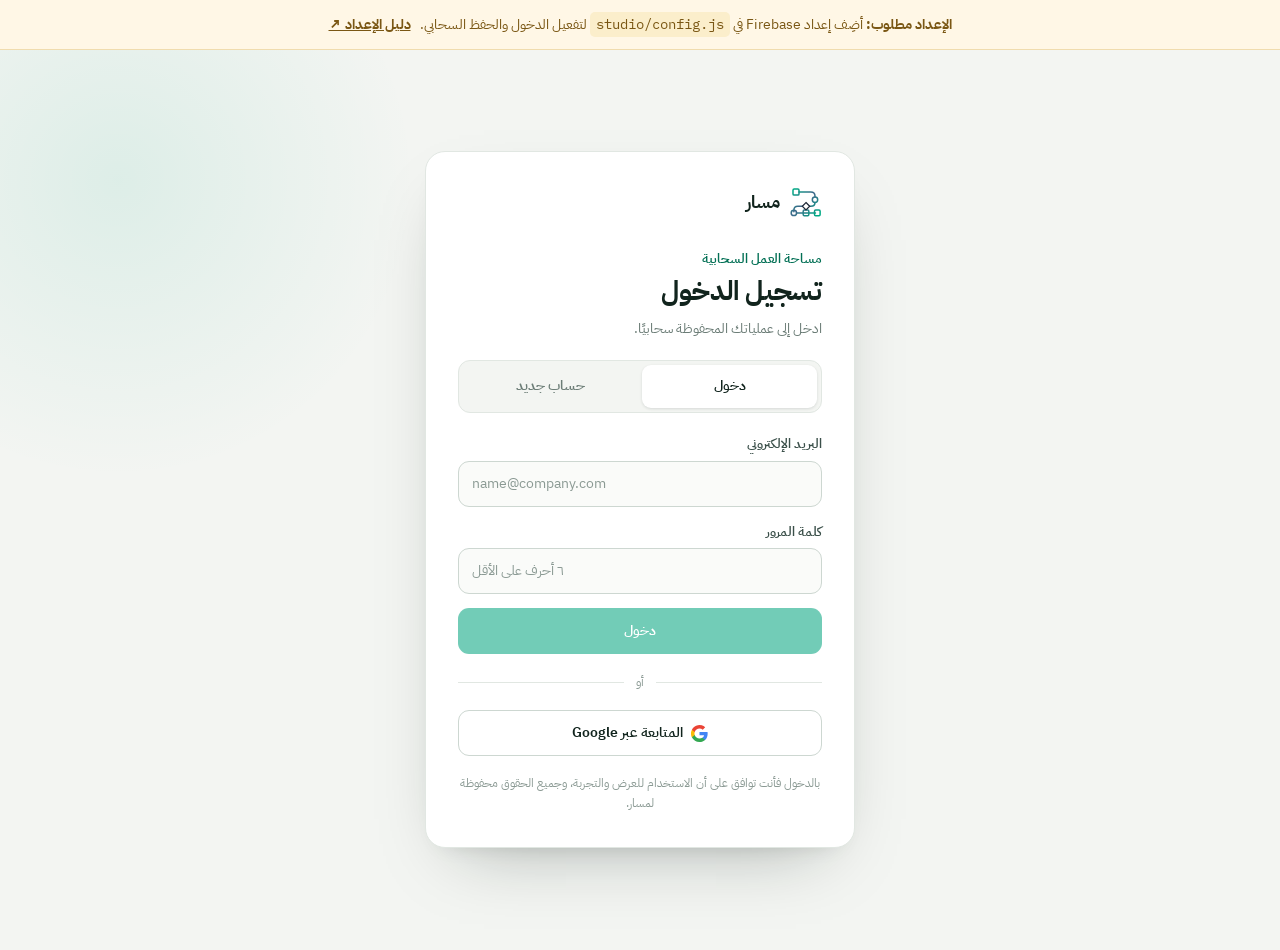
<file: studio/index.html>
<!doctype html>
<html lang="ar" dir="rtl">
<head>
  <meta charset="utf-8">
  <meta name="viewport" content="width=device-width,initial-scale=1">
  <meta name="theme-color" content="#0b1a15">
  <meta name="robots" content="noindex,nofollow,noarchive,noai,noimageai">
  <title>مسار · مساحة العمل السحابية</title>
  <link rel="icon" href="../brand/masar-symbol.svg" type="image/svg+xml">
  <link rel="preconnect" href="https://fonts.googleapis.com">
  <link rel="preconnect" href="https://fonts.gstatic.com" crossorigin>
  <link href="https://fonts.googleapis.com/css2?family=IBM+Plex+Sans+Arabic:wght@400;500;600;700&family=IBM+Plex+Mono:wght@500;600&display=swap" rel="stylesheet">
  <link rel="stylesheet" href="./studio.css">
</head>
<body>
  <!-- شعار الإعداد المطلوب -->
  <div id="setupBanner" class="setup-banner" hidden>
    <strong>الإعداد مطلوب:</strong> أضِف إعداد Firebase في <code>studio/config.js</code> لتفعيل الدخول والحفظ السحابي.
    <a href="https://github.com/mansour-cyber/Masar-Live/blob/main/studio/SETUP.md" target="_blank" rel="noopener">دليل الإعداد ↗</a>
  </div>

  <!-- شاشة الدخول -->
  <main id="authView" class="auth-view" hidden>
    <div class="auth-card">
      <a class="auth-brand" href="../">
        <img src="../brand/masar-symbol.svg" alt=""><span>مسار</span>
      </a>
      <p class="auth-eyebrow">مساحة العمل السحابية</p>
      <h1 id="authTitle">تسجيل الدخول</h1>
      <p class="auth-sub" id="authSub">ادخل إلى عملياتك المحفوظة سحابيًا.</p>

      <div class="auth-tabs" role="tablist">
        <button class="auth-tab is-on" data-mode="login" type="button">دخول</button>
        <button class="auth-tab" data-mode="signup" type="button">حساب جديد</button>
      </div>

      <form id="authForm" class="auth-form" novalidate>
        <label class="field" id="nameField" hidden>
          <span>الاسم</span>
          <input id="displayName" type="text" autocomplete="name" placeholder="اسمك الكامل">
        </label>
        <label class="field">
          <span>البريد الإلكتروني</span>
          <input id="email" type="email" autocomplete="email" required placeholder="name@company.com" dir="ltr">
        </label>
        <label class="field">
          <span>كلمة المرور</span>
          <input id="password" type="password" autocomplete="current-password" required minlength="6" placeholder="٦ أحرف على الأقل" dir="ltr">
        </label>
        <p class="auth-error" id="authError" role="alert" hidden></p>
        <button class="btn btn-primary" id="authSubmit" type="submit">دخول</button>
      </form>

      <div class="auth-divider"><span>أو</span></div>
      <button class="btn btn-google" id="googleBtn" type="button">
        <svg viewBox="0 0 18 18" width="17" height="17" aria-hidden="true"><path fill="#4285F4" d="M17.64 9.2c0-.64-.06-1.25-.16-1.84H9v3.48h4.84a4.14 4.14 0 0 1-1.8 2.72v2.26h2.92c1.7-1.57 2.68-3.88 2.68-6.62z"/><path fill="#34A853" d="M9 18c2.43 0 4.47-.8 5.96-2.18l-2.92-2.26c-.8.54-1.83.86-3.04.86-2.34 0-4.32-1.58-5.03-3.7H.96v2.33A9 9 0 0 0 9 18z"/><path fill="#FBBC05" d="M3.97 10.72a5.4 5.4 0 0 1 0-3.44V4.95H.96a9 9 0 0 0 0 8.1l3.01-2.33z"/><path fill="#EA4335" d="M9 3.58c1.32 0 2.5.45 3.44 1.35l2.58-2.58A9 9 0 0 0 .96 4.95L3.97 7.3C4.68 5.17 6.66 3.58 9 3.58z"/></svg>
        المتابعة عبر Google
      </button>

      <p class="auth-foot">بالدخول فأنت توافق على أن الاستخدام للعرض والتجربة، وجميع الحقوق محفوظة لمسار.</p>
    </div>
  </main>

  <!-- التطبيق بعد الدخول -->
  <div id="appView" class="app-view" hidden>
    <header class="app-bar">
      <a class="app-brand" href="./"><img src="../brand/masar-symbol.svg" alt=""><span>مسار</span></a>
      <div class="app-user">
        <span class="app-plan">تجربة</span>
        <span id="userEmail" class="app-email" dir="ltr"></span>
        <button id="logoutBtn" class="btn btn-ghost btn-sm" type="button">خروج</button>
      </div>
    </header>

    <main class="app-main">
      <div class="app-head">
        <div>
          <h2>عملياتي</h2>
          <p id="projectsCount" class="app-muted">…</p>
        </div>
        <button id="newProjectBtn" class="btn btn-primary" type="button">+ عملية جديدة</button>
      </div>

      <div id="projectsState" class="app-state" hidden></div>
      <div id="projectsGrid" class="projects-grid" aria-live="polite"></div>
    </main>
  </div>

  <!-- نافذة إنشاء/إعادة تسمية -->
  <div id="modal" class="modal-overlay" hidden>
    <div class="modal">
      <h3 id="modalTitle">عملية جديدة</h3>
      <label class="field">
        <span>اسم العملية</span>
        <input id="projectName" type="text" placeholder="مثال: دورة اعتماد المشتريات">
      </label>
      <div class="modal-actions">
        <button class="btn btn-ghost" id="modalCancel" type="button">إلغاء</button>
        <button class="btn btn-primary" id="modalSave" type="button">حفظ</button>
      </div>
    </div>
  </div>

  <div id="toast" class="toast"></div>

  <script type="module" src="./app.js"></script>
</body>
</html>
</file>
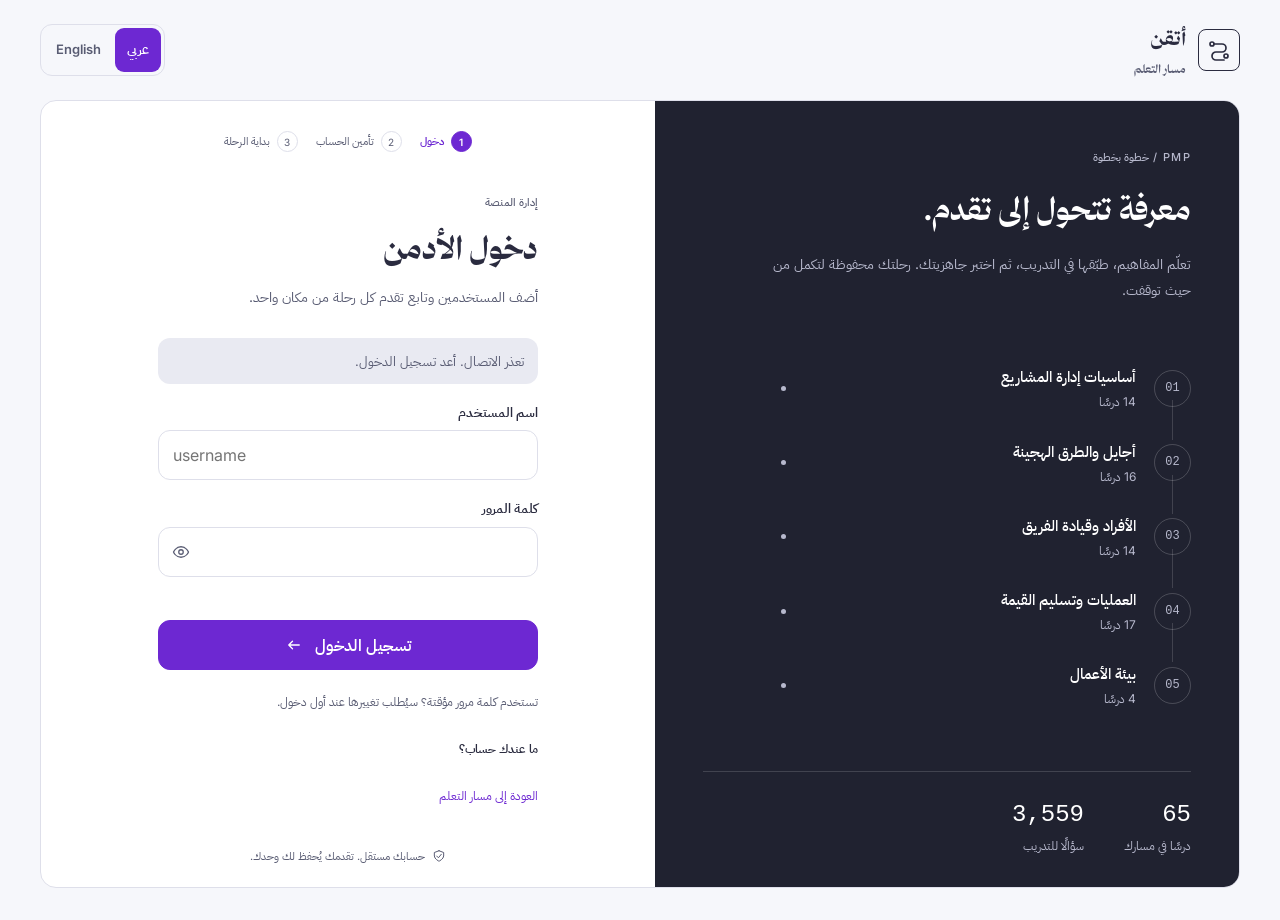
<file: pmp/admin/index.html>
<!doctype html><html lang="ar" dir="rtl"><head><meta charset="utf-8"><meta name="viewport" content="width=device-width,initial-scale=1,viewport-fit=cover"><title>أتقن | إدارة المنصة</title><meta name="robots" content="noindex,nofollow"><link rel="stylesheet" href="../pmp-access.css?v=10"><link rel="stylesheet" href="./admin.css?v=10"><link rel="stylesheet" href="../pmp-ui.css?v=10"><link rel="stylesheet" href="../pmp-system.css?v=10"></head><body class="pmp-admin"><div class="gtranslate_wrapper" hidden></div><div id="adminLogin" class="login-screen" hidden></div><div id="adminApp"><p class="loading">جارٍ التحقق من حساب الأدمن…</p></div><script src="../pmp-shell.js?v=10"></script><script src="../pmp-entry.js?v=10"></script><script src="../pmp-access.js?v=10"></script><script src="./admin.js?v=10" defer></script><script>window.gtranslateSettings={default_language:'ar',languages:['ar','en'],native_language_names:true,detect_browser_language:false,wrapper_selector:'.gtranslate_wrapper',url_structure:'none'};</script><script src="https://cdn.gtranslate.net/widgets/latest/ln.js" defer></script></body></html>
</file>
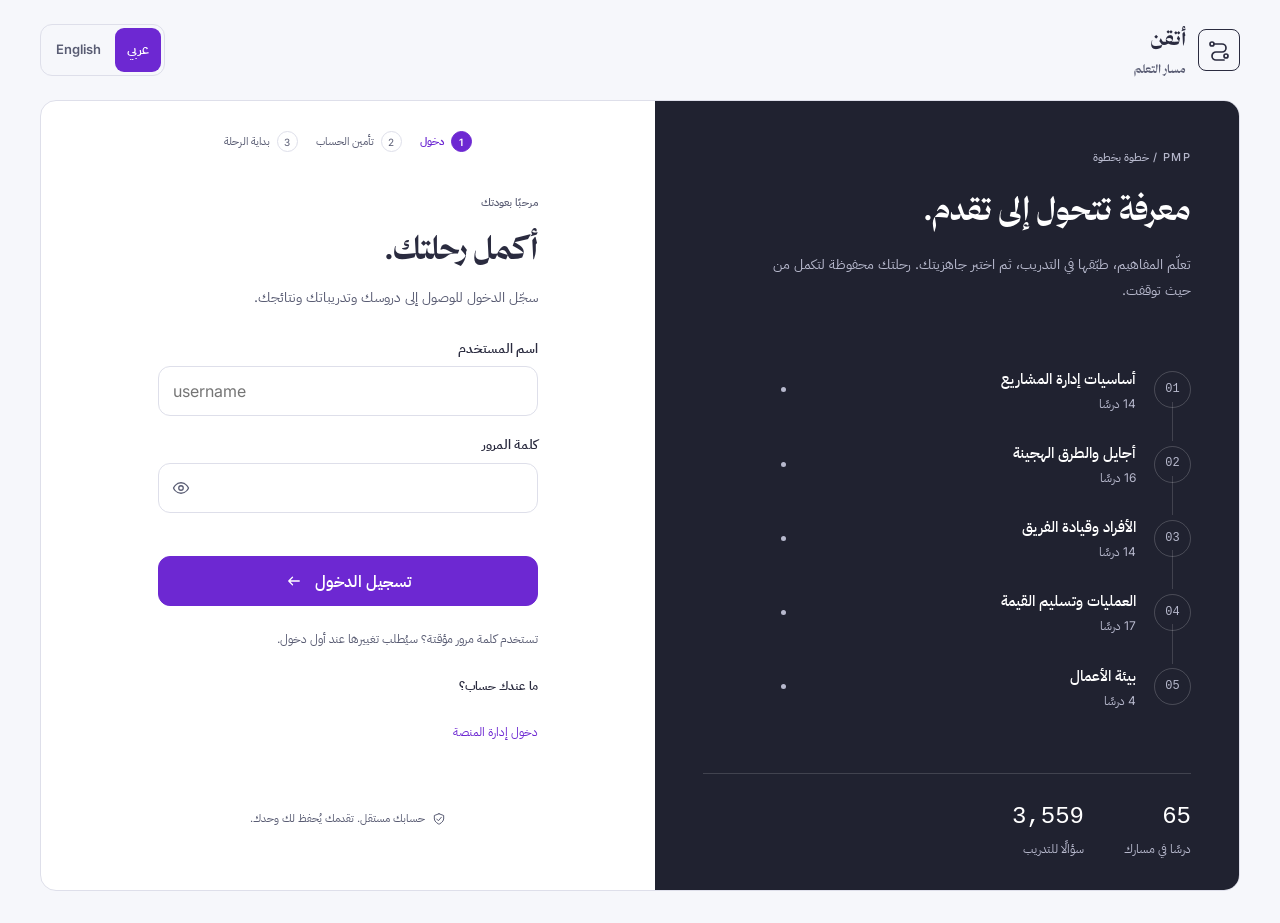
<file: pmp/practice/index.html>
<!doctype html><html lang="ar" dir="rtl"><head><meta charset="utf-8"><meta name="viewport" content="width=device-width,initial-scale=1,viewport-fit=cover"><meta name="description" content="بنك أسئلة PMP: تدريب واختبارات بالعربية والإنجليزية مع حفظ التقدم في حساب منصة أتقن"><title>أتقن | بنك أسئلة PMP</title><link rel="canonical" href="https://mansour-cyber.github.io/Masar-Live/pmp/practice/"><link rel="stylesheet" href="./pmp.css?v=10"><link rel="stylesheet" href="../pmp-ui.css?v=10"><link rel="stylesheet" href="../pmp-system.css?v=10"></head><body class="pmp-practice"><div id="practiceShell"></div><div class="gtranslate_wrapper"></div><div id="app"><section class="login-page panel"><h2>جارٍ تحميل أسئلتك وتقدمك…</h2><p>يمكنك متابعة تدريبك من أي جهاز بالحساب نفسه.</p></section></div><div id="toast" class="toast" role="status"></div><script>window.gtranslateSettings={default_language:'ar',languages:['ar','en'],native_language_names:true,detect_browser_language:false,wrapper_selector:'.gtranslate_wrapper',url_structure:'none'};</script><script src="../pmp-shell.js?v=10"></script><script src="./pmp-auth.js?v=10" defer></script><script src="https://cdn.gtranslate.net/widgets/latest/ln.js" defer></script></body></html>
</file>
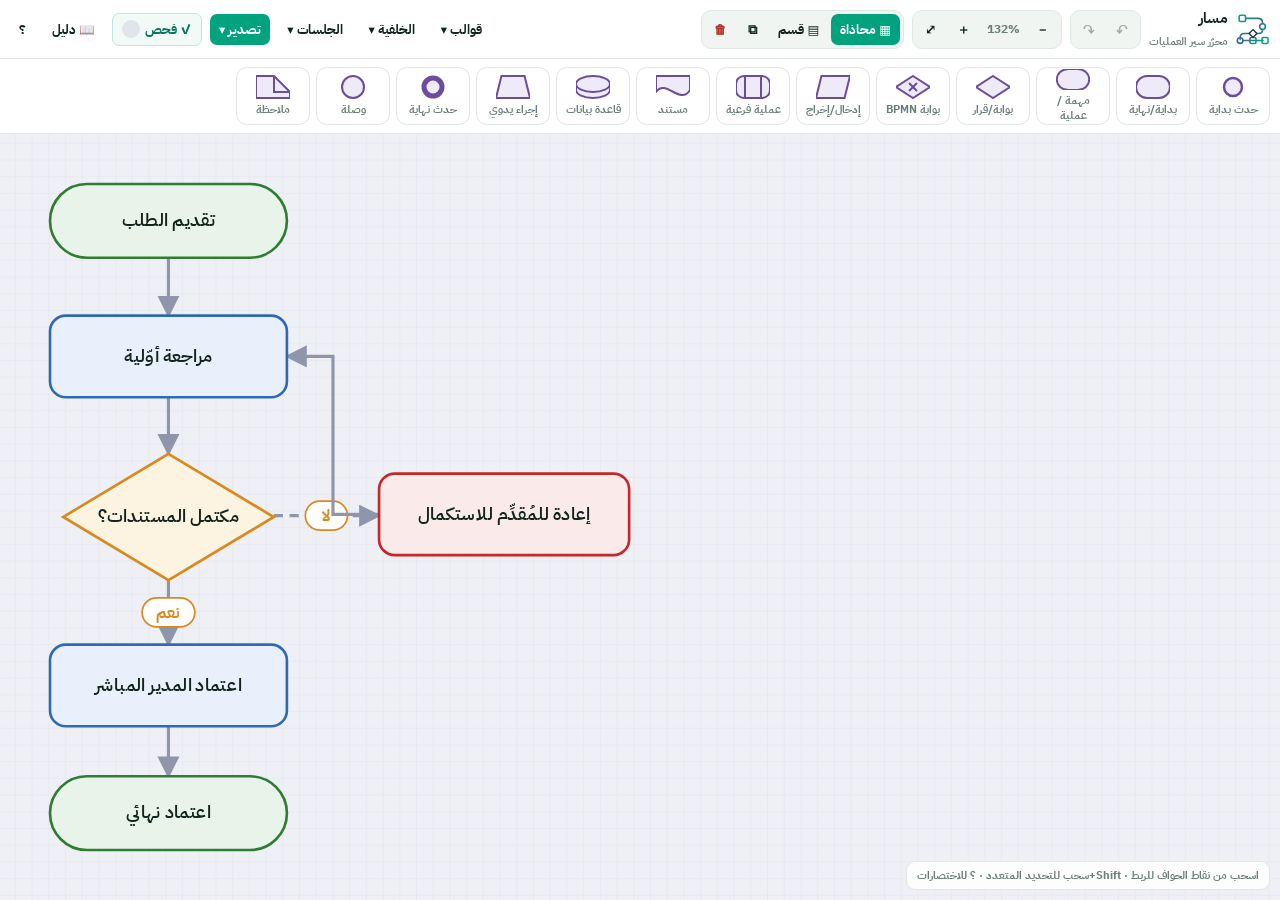
<file: editor.html>
<!doctype html>
<html lang="ar" dir="rtl">
<head>
<meta charset="utf-8">
<meta name="viewport" content="width=device-width,initial-scale=1">
<meta http-equiv="refresh" content="0;url=./app/">
<link rel="canonical" href="./app/">
<title>الانتقال إلى محرر مسار</title>
</head>
<body>
<p>جاري الانتقال إلى <a href="./app/">محرر مسار</a>…</p>
<script>location.replace('./app/');</script>
</body>
</html>
</file>
<file: assets/landing.css>
/* ============================================================
   مسار — نظام تصميم صفحة الهبوط
   الاتجاه: أداة أنظمة عربية، ثقة تقنية هادئة، طباعة عربية أولاً
   ============================================================ */
:root{
  /* الأسطح */
  --canvas:#f3f5f2;        /* خلفية الصفحة، أبيض دافئ بميل أخضر خفيف */
  --paper:#ffffff;         /* البطاقات */
  --paper-2:#fafbf9;       /* سطح ثانوي */
  --ink:#0b1a15;           /* حبر أخضر شبه أسود، للأسطح الداكنة */
  --ink-2:#0f231c;

  /* النص */
  --text:#11241d;
  --text-soft:#3b504a;
  --muted:#6c7d77;
  --muted-2:#8b9a94;

  /* الحدود */
  --line:#e1e7e2;
  --line-2:#cdd7d1;
  --line-ink:rgba(255,255,255,.12);

  /* العلامة */
  --brand:#00a37d;         /* زمرّدي أساسي */
  --brand-ink:#037055;     /* نسخة آمنة للنص على فاتح */
  --brand-bright:#22c39a;  /* لمعان على داكن */
  --brand-wash:#e8f6f0;
  --amber:#b6741a;         /* إشارة مخاطر/انتباه فقط */
  --amber-wash:#f6efe1;

  --container:1200px;
  --ease:cubic-bezier(.32,.72,0,1);
  --radius:14px;
}

*{box-sizing:border-box}
html{scroll-behavior:smooth;-webkit-text-size-adjust:100%}
body{
  margin:0;background:var(--canvas);color:var(--text);
  font-family:"IBM Plex Sans Arabic",Tajawal,system-ui,-apple-system,"Segoe UI",sans-serif;
  line-height:1.7;font-weight:400;
  -webkit-font-smoothing:antialiased;text-rendering:optimizeLegibility;
}
a{color:inherit;text-decoration:none}
button{font:inherit}
img,svg{display:block;max-width:100%}
h1,h2,h3{font-weight:700;line-height:1.22;margin:0}
::selection{background:var(--brand);color:#fff}

.container{width:min(var(--container),calc(100% - 44px));margin-inline:auto}
.mono{font-family:"IBM Plex Mono",ui-monospace,SFMono-Regular,Menlo,monospace;font-feature-settings:"tnum"}

.skip-link{position:fixed;top:12px;inset-inline-start:12px;z-index:300;background:var(--ink);color:#fff;padding:9px 14px;border-radius:9px;transform:translateY(-160%);font-weight:600;font-size:13px}
.skip-link:focus{transform:none}

/* ---------- الترويسة ---------- */
.site-header{position:sticky;top:0;z-index:100;background:color-mix(in srgb,var(--canvas) 88%,transparent);border-bottom:1px solid var(--line);backdrop-filter:blur(18px) saturate(1.4)}
.nav{height:72px;display:flex;align-items:center;gap:30px}
.brand{display:inline-flex;align-items:center;gap:11px;font-size:19px;font-weight:700;white-space:nowrap}
.brand img{width:34px;height:34px}
.nav-links{display:flex;align-items:center;gap:4px;margin-inline-start:14px;font-size:13.5px;font-weight:500}
.nav-links a{padding:9px 13px;border-radius:9px;color:var(--text-soft);transition:background .18s var(--ease),color .18s var(--ease)}
.nav-links a:hover,.nav-links a:focus-visible{color:var(--text);background:color-mix(in srgb,var(--ink) 6%,transparent)}
.nav-actions{margin-inline-start:auto;display:flex;align-items:center;gap:10px}
.text-link{font-size:13.5px;font-weight:600;color:var(--text-soft);padding:9px 4px}
.text-link:hover{color:var(--text)}
.menu-toggle{display:none;width:44px;height:44px;border:1px solid var(--line-2);background:var(--paper);border-radius:11px;color:var(--text);font-size:19px;cursor:pointer}

/* ---------- الأزرار ---------- */
.button{position:relative;display:inline-flex;align-items:center;justify-content:center;gap:8px;min-height:46px;padding:0 20px;border:1px solid transparent;border-radius:11px;font-size:14px;font-weight:600;cursor:pointer;transition:transform .16s var(--ease),background .18s var(--ease),border-color .18s var(--ease),box-shadow .18s var(--ease)}
.button-primary{background:var(--brand);color:#fff;box-shadow:0 1px 2px rgba(11,26,21,.18),0 8px 20px -8px rgba(0,163,125,.55)}
.button-primary:hover{background:#009873;transform:translateY(-1px);box-shadow:0 2px 4px rgba(11,26,21,.2),0 14px 30px -10px rgba(0,163,125,.6)}
.button-primary:active{transform:translateY(0);box-shadow:0 1px 2px rgba(11,26,21,.2)}
.button-secondary{background:var(--paper);border-color:var(--line-2);color:var(--text)}
.button-secondary:hover{border-color:var(--text-soft);transform:translateY(-1px)}
.button-secondary:active{transform:translateY(0)}
.button-ghost{background:transparent;border-color:var(--line-ink);color:#fff}
.button-ghost:hover{background:rgba(255,255,255,.08)}
.button-light{background:#fff;color:var(--ink);border-color:#fff}
.button-light:hover{transform:translateY(-1px);box-shadow:0 12px 28px -12px rgba(0,0,0,.5)}
.button-large{min-height:54px;padding-inline:26px;font-size:15px}
.button:focus-visible,.menu-toggle:focus-visible,.faq-question:focus-visible{outline:none;box-shadow:0 0 0 3px var(--canvas),0 0 0 5px var(--brand)}
.button-ghost:focus-visible,.button-light:focus-visible{box-shadow:0 0 0 3px var(--ink),0 0 0 5px var(--brand-bright)}

/* ---------- البطل ---------- */
.hero{padding:74px 0 78px;position:relative;overflow:hidden;border-bottom:1px solid var(--line)}
.hero:before{content:"";position:absolute;inset-inline-end:-10%;top:-30%;width:640px;height:640px;background:radial-gradient(circle,rgba(0,163,125,.09),transparent 68%);pointer-events:none}
.hero-grid{position:relative;display:grid;grid-template-columns:minmax(0,1fr) minmax(500px,.92fr);gap:64px;align-items:center}
.overline{display:inline-flex;align-items:center;gap:9px;margin:0 0 20px;color:var(--brand-ink);font-size:12.5px;font-weight:600}
.overline:before{content:"";width:22px;height:1.5px;background:currentColor;border-radius:2px}
h1{font-size:clamp(42px,5.4vw,68px);line-height:1.14;max-width:12ch}
.lead{max-width:52ch;margin:26px 0 0;color:var(--text-soft);font-size:18px;line-height:1.85}
.hero-actions{display:flex;gap:12px;flex-wrap:wrap;margin-top:34px}
.hero-notes{display:flex;gap:10px 22px;flex-wrap:wrap;margin-top:34px;padding-top:26px;border-top:1px solid var(--line);color:var(--muted);font-size:12.5px;font-weight:500}
.hero-notes span{display:inline-flex;align-items:center;gap:8px}
.hero-notes span:before{content:"✓";flex:none;width:16px;height:16px;display:grid;place-items:center;border-radius:50%;background:var(--brand-wash);border:1px solid var(--brand);color:var(--brand-ink);font-size:9px;font-weight:800;line-height:1}

/* ---------- محاكاة مساحة العمل (بديل الـ iframe) ---------- */
.workspace{position:relative;background:var(--paper);border:1px solid var(--line-2);border-radius:18px;padding:16px;box-shadow:0 1px 0 rgba(255,255,255,.9) inset,0 30px 70px -30px rgba(11,26,21,.34),0 12px 24px -16px rgba(11,26,21,.2)}
.workspace:before{content:"";position:absolute;inset-inline:34px;top:-1px;height:1px;background:linear-gradient(90deg,transparent,var(--brand),transparent);opacity:.5}
.ws-bar{display:flex;align-items:center;justify-content:space-between;padding:2px 6px 14px;font-size:11.5px;color:var(--muted)}
.ws-bar .dot{display:inline-flex;gap:5px;align-items:center}
.ws-bar .dot i{width:8px;height:8px;border-radius:50%;background:var(--line-2)}
.ws-bar .dot i:nth-child(1){background:#e4b1a0}.ws-bar .dot i:nth-child(2){background:#e6d19a}.ws-bar .dot i:nth-child(3){background:#a9d8bf}
.ws-title{display:flex;align-items:center;gap:8px;color:var(--text);font-weight:600;font-size:13px}
.ws-title .live{width:7px;height:7px;border-radius:50%;background:var(--brand);box-shadow:0 0 0 3px var(--brand-wash)}
.ws-canvas{position:relative;background:
    radial-gradient(circle at 1px 1px,rgba(11,26,21,.06) 1px,transparent 0) 0 0/20px 20px,
    var(--paper-2);
  border:1px solid var(--line);border-radius:12px;padding:22px 20px;overflow:hidden}
.flow{display:grid;gap:0;position:relative}
.node{position:relative;background:var(--paper);border:1px solid var(--line-2);border-radius:12px;padding:13px 15px;display:flex;align-items:center;gap:12px;box-shadow:0 4px 10px -6px rgba(11,26,21,.14)}
.node .idx{font-size:11px;color:var(--muted)}
.node .n-label{font-weight:600;font-size:14px}
.node .n-type{margin-inline-start:auto;font-size:10.5px;color:var(--muted);background:var(--canvas);border:1px solid var(--line);border-radius:6px;padding:3px 8px}
/* ألوان العقد مطابقة للوحة النظام في المحرر */
.node.green{border-color:#bcdcbe;background:linear-gradient(0deg,#f2f9f3,#fff)}
.node.green .n-type{color:#2e7d32;background:#e8f4e9;border-color:#cfe6d0}
.node.blue{border-color:#c2d8ef;background:linear-gradient(0deg,#f3f8fd,#fff)}
.node.blue .n-type{color:#2f6bb0;background:#e7f0fb;border-color:#cfe0f4}
.node.amber{border-color:#ecca8f;background:linear-gradient(0deg,#fdf6e9,#fff)}
.node.amber .n-type{color:#b6741a;background:#fdf3e1;border-color:#f0dcb3}
.node.active{box-shadow:0 0 0 3px var(--brand-wash),0 10px 24px -12px rgba(0,163,125,.5)}
.connector{width:2px;height:20px;margin-inline-start:26px;background:repeating-linear-gradient(var(--line-2) 0 5px,transparent 5px 9px)}
.branch{display:flex;gap:8px;margin:8px 0 8px 0;padding-inline-start:26px;font-size:10.5px;color:var(--muted)}
.branch b{color:var(--text-soft);font-weight:600}

/* بطاقة الفاحص/المفتّش */
.inspector{margin-top:14px;background:var(--ink);border-radius:12px;padding:14px 15px;color:#dfeae5}
.insp-head{display:flex;align-items:center;justify-content:space-between;font-size:11px;color:var(--muted-2);padding-bottom:11px;margin-bottom:12px;border-bottom:1px solid var(--line-ink)}
.insp-head b{color:#fff;font-weight:600;font-size:13px}
.raci{display:grid;grid-template-columns:repeat(4,1fr);gap:8px;margin-bottom:12px}
.raci .r{background:rgba(255,255,255,.05);border:1px solid var(--line-ink);border-radius:9px;padding:9px 8px;text-align:center}
.raci .r .tag{width:24px;height:24px;margin:0 auto 7px;display:grid;place-items:center;border-radius:7px;font-weight:700;font-size:12px;color:#04140f}
.raci .r:nth-child(1) .tag{background:var(--brand-bright)}
.raci .r:nth-child(2) .tag{background:#7fd0f5}
.raci .r:nth-child(3) .tag{background:#e9c877}
.raci .r:nth-child(4) .tag{background:#b8c0bc}
.raci .r span{font-size:10px;color:var(--muted-2);display:block}
.raci .r em{font-size:11px;color:#eef4f1;font-style:normal;font-weight:500;display:block;margin-top:2px}
.meta-row{display:flex;gap:8px;flex-wrap:wrap}
.meta-row .m{display:inline-flex;align-items:center;gap:6px;font-size:11px;background:rgba(255,255,255,.05);border:1px solid var(--line-ink);border-radius:8px;padding:6px 10px;color:#cfded7}
.meta-row .m .k{width:6px;height:6px;border-radius:50%}
.meta-row .m.sys .k{background:#7fb0f5}
.meta-row .m.time .k{background:var(--brand-bright)}
.meta-row .m.risk{color:#f3d6a3}.meta-row .m.risk .k{background:var(--amber)}

/* ---------- شريط الإشارة ---------- */
.signal{background:var(--ink);color:#fff;position:relative}
.signal .container{display:grid;grid-template-columns:repeat(3,1fr)}
.signal .cell{padding:30px 30px;border-inline-start:1px solid var(--line-ink)}
.signal .cell:first-child{border-inline-start:0}
.signal .from{display:flex;align-items:center;gap:9px;color:var(--muted-2);font-size:12.5px}
.signal .from:before{content:"";width:6px;height:6px;border-radius:50%;background:#5a6d66}
.signal .arrow{display:block;margin:11px 0;color:var(--brand-bright);font-size:15px}
.signal .to{color:#fff;font-size:16px;font-weight:600}

/* ---------- الأقسام العامة ---------- */
.section{padding:100px 0}
.eyebrow{color:var(--brand-ink);font-size:12.5px;font-weight:600;margin:0 0 16px}
.section h2{font-size:clamp(30px,3.6vw,46px);line-height:1.24;letter-spacing:-.3px}

/* القيمة */
.split-section{display:grid;grid-template-columns:minmax(0,.82fr) minmax(480px,1.18fr);gap:72px;align-items:start}
.section-intro{position:sticky;top:100px}
.section-intro p:not(.eyebrow){color:var(--muted);font-size:15.5px;margin-top:18px;max-width:36ch}
.value-list{display:grid;gap:2px}
.value-list article{position:relative;display:grid;grid-template-columns:auto 1fr;gap:20px;padding:26px 22px;background:var(--paper);border:1px solid var(--line);border-radius:14px;transition:border-color .2s var(--ease),transform .2s var(--ease),box-shadow .2s var(--ease)}
.value-list article:hover{border-color:var(--line-2);transform:translateX(-3px);box-shadow:0 14px 30px -22px rgba(11,26,21,.35)}
.value-list .num{width:40px;height:40px;display:grid;place-items:center;border:1px solid var(--line-2);border-radius:10px;color:var(--brand-ink);font-size:13px;font-weight:600}
.value-list h3{font-size:19px;margin-bottom:7px}
.value-list p{margin:0;color:var(--muted);font-size:13.5px;line-height:1.8}

/* كيف يعمل */
.workflow-section{background:var(--paper);border-block:1px solid var(--line)}
.section-heading{max-width:60ch;margin-bottom:52px}
.section-heading p:not(.eyebrow){color:var(--muted);font-size:15.5px;margin-top:16px}
.workflow-grid{display:grid;grid-template-columns:repeat(3,1fr);gap:22px;counter-reset:step}
.workflow-grid article{position:relative;padding:30px 26px 32px;background:var(--paper-2);border:1px solid var(--line);border-radius:16px;transition:transform .2s var(--ease),box-shadow .2s var(--ease)}
.workflow-grid article:hover{transform:translateY(-3px);box-shadow:0 18px 40px -26px rgba(11,26,21,.4)}
.step-num{display:inline-grid;place-items:center;width:38px;height:38px;border-radius:11px;background:var(--ink);color:#fff;font-family:"IBM Plex Mono",monospace;font-weight:600;font-size:15px}
.workflow-grid h3{margin:22px 0 9px;font-size:21px}
.workflow-grid p{margin:0;color:var(--muted);font-size:13.5px;line-height:1.8}
.workflow-grid .thread{position:absolute;top:49px;inset-inline-start:-11px;width:22px;height:1px;background:var(--line-2)}
.workflow-grid article:first-child .thread{display:none}

/* الاستخدامات */
.use-layout{display:grid;grid-template-columns:minmax(300px,.78fr) minmax(520px,1.22fr);gap:76px;align-items:start}
.use-grid{display:grid;grid-template-columns:1fr 1fr;gap:2px;background:var(--line);border:1px solid var(--line);border-radius:16px;overflow:hidden}
.use-grid div{background:var(--paper);padding:22px 22px;transition:background .18s var(--ease)}
.use-grid div:hover{background:var(--paper-2)}
.use-grid strong{display:block;font-size:14.5px;margin-bottom:6px}
.use-grid strong:before{content:"";display:inline-block;width:7px;height:7px;border-radius:2px;background:var(--brand);margin-inline-end:9px;vertical-align:middle}
.use-grid span{color:var(--muted);font-size:12.5px;line-height:1.7}

/* الترخيص */
.license-section{padding:44px 0}
.license-panel{position:relative;display:grid;grid-template-columns:1.3fr auto;gap:48px;align-items:center;background:var(--ink);color:#fff;padding:52px 54px;border-radius:22px;overflow:hidden}
.license-panel:before{content:"";position:absolute;inset-inline-start:-15%;bottom:-60%;width:520px;height:520px;background:radial-gradient(circle,rgba(0,163,125,.22),transparent 66%);pointer-events:none}
.license-panel .eyebrow{color:var(--brand-bright);position:relative}
.license-panel h2{position:relative;font-size:clamp(28px,3.2vw,40px)}
.license-panel p:not(.eyebrow){position:relative;max-width:58ch;margin:16px 0 0;color:#b7c7c1;font-size:14.5px;line-height:1.85}
.license-actions{position:relative;display:flex;flex-direction:column;gap:11px;min-width:210px}

/* الأسئلة */
.faq-section{padding-top:88px}
.faq-layout{display:grid;grid-template-columns:.7fr 1.3fr;gap:70px;align-items:start}
.faq-list{display:grid;gap:2px}
.faq-item{background:var(--paper);border:1px solid var(--line);border-radius:13px;overflow:hidden;transition:border-color .2s var(--ease)}
.faq-item.open{border-color:var(--line-2)}
.faq-question{width:100%;display:flex;align-items:center;justify-content:space-between;gap:20px;padding:20px 22px;border:0;background:transparent;color:var(--text);text-align:start;font-weight:600;font-size:15px;cursor:pointer}
.faq-question .ic{flex:none;width:28px;height:28px;display:grid;place-items:center;border:1px solid var(--line-2);border-radius:8px;font-size:17px;font-weight:400;color:var(--brand-ink);transition:transform .24s var(--ease),background .2s var(--ease)}
.faq-item.open .ic{transform:rotate(45deg);background:var(--brand-wash);border-color:var(--brand)}
.faq-answer{display:grid;grid-template-rows:0fr;transition:grid-template-rows .3s var(--ease)}
.faq-item.open .faq-answer{grid-template-rows:1fr}
.faq-answer>div{overflow:hidden;color:var(--muted);font-size:13.5px;line-height:1.85}
.faq-item.open .faq-answer>div{padding:0 22px 22px}

/* التذييل */
.site-footer{border-top:1px solid var(--line);background:var(--paper);padding:38px 0}
.footer-grid{display:grid;grid-template-columns:auto 1fr auto;gap:30px;align-items:center;color:var(--muted);font-size:12.5px}
.footer-brand{font-size:15px;color:var(--text);font-weight:700}
.footer-brand img{width:28px;height:28px}
.footer-grid p{margin:0;text-align:center}

/* ---------- استجابة ---------- */
@media (max-width:1060px){
  .hero-grid{grid-template-columns:1fr;gap:52px}
  .split-section,.use-layout{grid-template-columns:1fr;gap:44px}
  .section-intro{position:static}
  .faq-layout{grid-template-columns:1fr;gap:30px}
  .license-panel{grid-template-columns:1fr;padding:44px 40px}
  .license-actions{flex-direction:row;flex-wrap:wrap}
}
@media (max-width:820px){
  .nav-links{position:fixed;top:72px;inset-inline:16px;display:none;flex-direction:column;align-items:stretch;gap:2px;margin:0;padding:8px;background:var(--paper);border:1px solid var(--line-2);border-radius:14px;box-shadow:0 24px 60px -20px rgba(11,26,21,.3)}
  .nav-links.open{display:flex}
  .nav-links a{padding:13px 14px}
  .menu-toggle{display:grid;place-items:center}
  .nav-actions .text-link{display:none}
  .signal .container{grid-template-columns:1fr}
  .signal .cell{border-inline-start:0;border-top:1px solid var(--line-ink)}
  .signal .cell:first-child{border-top:0}
  .workflow-grid{grid-template-columns:1fr}
  .workflow-grid .thread{display:none}
  .use-grid{grid-template-columns:1fr}
}
@media (max-width:620px){
  .container{width:min(var(--container),calc(100% - 32px))}
  .nav{height:62px;gap:8px}.nav-links{top:62px}
  .brand{font-size:17px}.nav-actions .button{display:none}
  .hero{padding:48px 0 54px}
  .hero-actions .button{width:100%}
  .workspace{padding:12px}
  .raci{grid-template-columns:repeat(2,1fr)}
  .section{padding:66px 0}
  .license-panel{padding:34px 24px}
  .license-actions{flex-direction:column}
  .license-actions .button{width:100%}
  .footer-grid{grid-template-columns:1fr;gap:16px;text-align:start}
  .footer-grid p{text-align:start}
}
@media (prefers-reduced-motion:reduce){
  html{scroll-behavior:auto}
  *{transition:none!important}
}
</file>
<file: src/styles/app.css>
:root{
  --ink:#11241d; --sub:#6c7d77; --acc:#00a37d; --acc-dark:#037055; --acc2:#3f668a;
  --bg:#f3f5f2; --panel:#ffffff; --brd:#e1e7e2; --grid:#dce3de;
  --wash:#e8f6f0; --hi:#00a37d; --ok:#037055; --warn:#b3261e;
}
*{box-sizing:border-box;-webkit-tap-highlight-color:transparent}
html,body{margin:0;height:100%;font-family:"IBM Plex Sans Arabic",Tajawal,system-ui,sans-serif;color:var(--ink);background:var(--bg);overflow:hidden}
#app{display:flex;flex-direction:column;height:100%}
button{font-family:inherit}

/* header */
.head{display:flex;align-items:center;gap:8px;background:var(--panel);border-bottom:1px solid var(--brd);padding:7px 10px;z-index:40;flex-wrap:wrap}
.brand{display:flex;align-items:center;gap:8px;font-weight:800;font-size:15px;color:var(--ink)}
.brand .logo{width:34px;height:34px;display:flex;align-items:center;justify-content:center;background:url('../../brand/masar-symbol.svg') center/contain no-repeat;font-size:0;color:transparent}
.brand small{color:var(--sub);font-weight:600;font-size:11px}
.grp{display:flex;align-items:center;gap:3px;background:#f1f5f2;border:1px solid var(--brd);border-radius:10px;padding:3px}
.tb{border:none;background:transparent;color:var(--ink);font-weight:700;font-size:12.5px;padding:6px 9px;border-radius:7px;cursor:pointer;display:inline-flex;align-items:center;gap:5px;white-space:nowrap}
.tb:hover{background:var(--wash)}
.tb:active{transform:translateY(1px)}
.tb.on{background:var(--acc);color:#fff}
.tb[disabled]{opacity:.35;cursor:default}
.tb.solid{background:var(--acc);color:#fff}
.tb.solid:hover{background:var(--acc-dark)}
.tb.danger{color:var(--warn)}
.spacer{flex:1}
.zoomlbl{font-size:12px;font-weight:700;color:var(--sub);min-width:42px;text-align:center}
.menu{position:relative}
.pop{position:absolute;top:110%;inset-inline-end:0;background:#fff;border:1px solid var(--brd);border-radius:12px;box-shadow:0 12px 30px rgba(20,24,36,.16);padding:6px;display:none;flex-direction:column;min-width:170px;z-index:60}
.pop.show{display:flex}
.pop button{border:none;background:transparent;text-align:start;font-weight:700;font-size:13px;padding:9px 11px;border-radius:8px;cursor:pointer;color:var(--ink);display:flex;gap:8px;align-items:center}
.pop button:hover{background:var(--wash)}
.pop .hr{height:1px;background:var(--brd);margin:4px 6px}

/* shape strip */
.strip{display:flex;gap:6px;overflow-x:auto;background:var(--panel);border-bottom:1px solid var(--brd);padding:8px 10px;z-index:30;scrollbar-width:thin}
.strip::-webkit-scrollbar{height:6px}
.shape-chip{flex:0 0 auto;width:74px;height:58px;border:1px solid var(--brd);border-radius:11px;background:#fff;cursor:pointer;display:flex;flex-direction:column;align-items:center;justify-content:center;gap:3px;transition:.12s}
.shape-chip:hover{border-color:var(--acc);box-shadow:0 3px 10px rgba(0,163,125,.12)}
.shape-chip:active{transform:translateY(1px)}
.shape-chip svg{width:34px;height:24px}
.shape-chip span{font-size:10.5px;font-weight:700;color:var(--sub)}

/* stage */
.stage{flex:1;position:relative;overflow:hidden;background:var(--bg);touch-action:none}
#svg{position:absolute;inset:0;width:100%;height:100%;display:block}
.node .shp{stroke-width:2;transition:filter .1s}
.node .lbl{width:100%;height:100%;display:flex;align-items:center;justify-content:center;text-align:center;padding:5px 9px;font-weight:600;font-size:14px;line-height:1.32;color:var(--ink);overflow:hidden;direction:rtl;word-break:break-word}
.node.sel .shp{filter:drop-shadow(0 0 0 rgba(0,0,0,0));}
.selbox{fill:none;stroke:var(--hi);stroke-width:1.6;stroke-dasharray:5 4}
.handle{fill:#fff;stroke:var(--hi);stroke-width:2;cursor:nwse-resize}
.anchor{fill:#fff;stroke:var(--acc);stroke-width:2;cursor:crosshair;opacity:0;transition:opacity .1s}
.node:hover .anchor,.node.sel .anchor{opacity:1}
.edge{fill:none;stroke:#8f96ab;stroke-width:2.4;cursor:pointer;marker-end:url(#arw)}
.edge.sel{stroke:var(--hi);stroke-width:3.2}
.edge-hit{fill:none;stroke:transparent;stroke-width:16;cursor:pointer}
.elabel .box{fill:#fff;stroke-width:1.3}
.elabel text{font-family:'IBM Plex Sans Arabic',Tajawal,sans-serif;font-size:12px;font-weight:700}
.temp-edge{fill:none;stroke:var(--acc);stroke-width:2.4;stroke-dasharray:6 4;pointer-events:none}
.marquee{fill:rgba(0,163,125,.08);stroke:var(--acc);stroke-width:1;stroke-dasharray:4 3}

/* inspector */
.inspector{position:absolute;top:10px;inset-inline-end:10px;width:250px;background:var(--panel);border:1px solid var(--brd);border-radius:14px;box-shadow:0 14px 34px rgba(20,24,36,.14);padding:12px;z-index:25;display:none}
.inspector.show{display:block}
.inspector h4{margin:0 0 10px;font-size:13px;font-weight:800;display:flex;align-items:center;justify-content:space-between}
.inspector h4 button{border:none;background:var(--wash);border-radius:7px;width:24px;height:24px;cursor:pointer;font-weight:800;color:var(--sub)}
.field{margin-bottom:11px}
.field label{display:block;font-size:11px;font-weight:700;color:var(--sub);margin-bottom:5px}
.swatches{display:flex;gap:6px;flex-wrap:wrap}
.sw{width:26px;height:26px;border-radius:8px;cursor:pointer;border:2px solid #fff;box-shadow:0 0 0 1px var(--brd)}
.sw.sel{box-shadow:0 0 0 2px var(--acc)}
.row{display:flex;gap:6px}
.mini{flex:1;border:1px solid var(--brd);background:#fff;border-radius:8px;padding:7px;font-weight:700;font-size:12px;cursor:pointer}
.mini:hover{border-color:var(--acc)}
.mini.on{background:var(--acc);color:#fff;border-color:var(--acc)}
textarea.tf{width:100%;border:1px solid var(--brd);border-radius:9px;padding:8px;font-family:inherit;font-size:13px;font-weight:600;resize:vertical;min-height:52px;direction:rtl}
textarea.tf:focus{outline:none;border-color:var(--acc)}
.tabs{display:flex;gap:5px;margin-bottom:11px}
.tab{flex:1;border:1px solid var(--brd);background:#fff;border-radius:8px;padding:7px 4px;font-weight:700;font-size:11.5px;cursor:pointer;color:var(--sub)}
.tab.on{background:var(--acc);color:#fff;border-color:var(--acc)}
.attr{margin-bottom:9px}
.attr label{display:block;font-size:11px;font-weight:700;color:var(--sub);margin-bottom:4px}
.attr input,.attr select,.attr textarea{width:100%;border:1px solid var(--brd);border-radius:8px;padding:7px 8px;font-family:inherit;font-size:12.5px;font-weight:600;direction:rtl;background:#fff;color:var(--ink)}
.attr input:focus,.attr select:focus,.attr textarea:focus{outline:none;border-color:var(--acc)}
.two{display:flex;gap:7px}.two>div{flex:1}
.lane{cursor:default}
.lane .strip{cursor:grab}
.lane .ttl{font-family:'IBM Plex Sans Arabic',Tajawal,sans-serif;font-weight:800;font-size:13px;pointer-events:none;user-select:none}

/* status + toast + modal */
.status{position:absolute;bottom:10px;inset-inline-start:10px;background:rgba(255,255,255,.9);border:1px solid var(--brd);border-radius:9px;padding:5px 10px;font-size:11px;font-weight:700;color:var(--sub);z-index:20}
.toast{position:fixed;bottom:18px;left:50%;transform:translateX(-50%);background:#0b1a15;color:#fff;padding:9px 16px;border-radius:10px;font-size:12.5px;font-weight:700;opacity:0;transition:.2s;z-index:100;pointer-events:none}
.toast.show{opacity:.96}
.overlay{position:fixed;inset:0;background:rgba(11,26,21,.42);display:none;align-items:center;justify-content:center;z-index:90}
.overlay.show{display:flex}
.modal{background:#fff;border-radius:16px;padding:20px 22px;max-width:420px;width:90%;box-shadow:0 20px 50px rgba(0,0,0,.3)}
.modal h3{margin:0 0 12px;font-size:16px;font-weight:800;color:var(--acc)}
.modal .k{display:flex;justify-content:space-between;padding:6px 0;border-bottom:1px solid #f0eef4;font-size:13px}
.modal .k b{background:var(--wash);border-radius:6px;padding:2px 8px;font-family:monospace;font-weight:700}
.modal .close{margin-top:14px;width:100%;background:var(--acc);color:#fff;border:none;border-radius:10px;padding:10px;font-weight:800;cursor:pointer}
@media(max-width:720px){ .inspector{inset-inline:10px;width:auto;top:auto;bottom:10px} .brand small{display:none} }

/* guide */
.goverlay{position:fixed;inset:0;background:rgba(11,26,21,.55);display:none;z-index:95;overflow:auto;padding:24px 14px}
.goverlay.show{display:block}
.gwrap{max-width:880px;margin:0 auto;background:#fff;border-radius:18px;box-shadow:0 24px 60px rgba(0,0,0,.35);padding:26px 26px 34px;position:relative}
.gclose{position:absolute;top:16px;inset-inline-start:16px;border:none;background:var(--wash);color:var(--acc);width:34px;height:34px;border-radius:10px;font-weight:800;font-size:15px;cursor:pointer}
.g-hd{border-bottom:3px solid var(--acc);padding-bottom:14px;margin-bottom:8px}
.g-hd .k{color:var(--acc);font-weight:800;font-size:12px;letter-spacing:.5px;margin:0 0 5px}
.g-hd h2{margin:0;font-size:23px;font-weight:800}
.g-hd p{margin:8px 0 0;color:var(--sub);font-size:13.5px;font-weight:500;line-height:1.7}
.g-sec{margin-top:26px}
.g-sec>h3{font-size:16px;font-weight:800;color:var(--acc);margin:0 0 12px;display:flex;align-items:center;gap:9px}
.g-sec>h3 i{width:26px;height:26px;border-radius:8px;background:var(--acc);color:#fff;font-size:13px;font-style:normal;display:inline-flex;align-items:center;justify-content:center}
.g-grid{display:grid;grid-template-columns:repeat(2,1fr);gap:12px}
.g-card{border:1px solid var(--brd);border-radius:12px;padding:12px;display:flex;gap:12px;align-items:flex-start;background:#fdfdff}
.g-illus{flex:0 0 96px;height:64px;background:#f3f8f7;border-radius:9px;display:flex;align-items:center;justify-content:center}
.g-illus svg{max-width:78px;max-height:50px}
.g-card .t{font-weight:800;font-size:13.5px;margin:0 0 2px}
.g-card .bp{font-size:10.5px;font-weight:700;color:var(--acc);background:#edf7f4;border-radius:20px;padding:1px 8px;display:inline-block;margin-bottom:5px}
.g-card .d{font-size:12px;color:var(--sub);font-weight:500;line-height:1.6;margin:0}
.g-steps{counter-reset:s;padding:0;margin:0;list-style:none}
.g-steps li{counter-increment:s;position:relative;padding:8px 40px 8px 0;border-bottom:1px solid #f0eef5;font-size:13px;font-weight:500;line-height:1.65}
.g-steps li:last-child{border-bottom:none}
.g-steps li::before{content:counter(s);position:absolute;inset-inline-start:0;top:8px;width:26px;height:26px;border-radius:50%;background:var(--acc);color:#fff;font-weight:800;font-size:12px;display:flex;align-items:center;justify-content:center}
.g-steps b{color:var(--ink);font-weight:800}
.g-tip{background:#eef7ef;border:1px solid #cfe6d0;border-radius:10px;padding:11px 14px;font-size:12.5px;font-weight:600;color:#245c29;margin-top:10px;line-height:1.7}
.g-kb{display:grid;grid-template-columns:repeat(2,1fr);gap:6px 18px}
.g-kb .r{display:flex;justify-content:space-between;padding:6px 0;border-bottom:1px solid #f0eef5;font-size:12.5px;font-weight:600}
.g-kb b{background:#edf7f4;border-radius:6px;padding:2px 8px;font-family:monospace;font-weight:700;color:var(--acc)}
@media(max-width:640px){ .g-grid,.g-kb{grid-template-columns:1fr} }
</file>
<file: pmp/pmp-access.css>
body.password-locked #mainApp,body.password-locked #loginGate,body.password-locked #adminApp,body.password-locked #adminLogin{display:none!important}
#passwordGate{position:fixed;inset:0;z-index:10000;overflow:auto;display:grid;place-items:center;padding:24px;background:linear-gradient(135deg,#0f172a,#312e81 55%,#0f766e)}
.pmp-auth-card{width:min(460px,100%);padding:28px;border-radius:24px;background:#fff;box-shadow:0 24px 70px #0003;color:#172033;text-align:start;box-sizing:border-box}
.pmp-auth-card h1{font-size:27px;margin:12px 0}.pmp-auth-card p{color:#667085;line-height:1.7}.pmp-auth-card label{display:block;font-weight:700;margin:14px 0 7px}.pmp-auth-card input{width:100%;box-sizing:border-box;padding:13px;border:1px solid #d0d5dd;border-radius:10px;font:inherit}.pmp-auth-card button{cursor:pointer;font:inherit;border:0;border-radius:10px;padding:11px 16px}.pmp-auth-card .primary{width:100%;margin-top:20px;color:white;background:#6d28d9;font-weight:700}.pmp-auth-card .secondary{background:#f2f4f7;color:#475467}.pmp-auth-card .error{min-height:24px;color:#b42318;font-size:14px;margin-top:12px}.pmp-auth-card .row{display:flex;gap:10px;justify-content:space-between;align-items:center}.pmp-auth-card .eyebrow{font-size:13px;font-weight:800;color:#6d28d9}.pmp-auth-card :focus-visible{outline:3px solid #c4b5fd;outline-offset:2px}
</file>
<file: pmp/pmp-ui.css>
@import url('https://fonts.googleapis.com/css2?family=IBM+Plex+Sans+Arabic:wght@400;500;600;700&family=Inter:wght@400;500;600;700&display=swap');
:root{--pmp-canvas:#e9eaf2;--pmp-surface:#fff;--pmp-ink:#2a2b3f;--pmp-muted:#595c73;--pmp-dark:#202230;--pmp-violet:#6d28d2;--pmp-line:#d1d2e0;--pmp-font:'Inter','IBM Plex Sans Arabic',Tahoma,sans-serif;--brand:#6d28d2;--accent:#6d28d2}
body{font-family:var(--pmp-font);color:var(--pmp-ink)}button,input,select{font-family:inherit}button,a{touch-action:manipulation}button{cursor:pointer}button:disabled{cursor:wait;opacity:.65}:focus-visible{outline:3px solid var(--pmp-violet);outline-offset:4px}h1,h2,h3{text-wrap:balance}[hidden]{display:none!important}
.loginGate,.login-screen,#passwordGate,#onboardingGate{background:var(--pmp-canvas);display:grid;place-items:stretch;padding:0;min-height:100dvh;overflow:auto}.loginGate[style*="none"],.login-screen[hidden]{display:none!important}
#passwordGate,#onboardingGate{position:fixed;inset:0;z-index:10000}body.onboarding-locked #mainApp,body.onboarding-locked #loginGate{display:none!important}
.pmp-entry{max-width:1440px;width:100%;margin:auto;min-height:100dvh;padding:0 40px 32px;box-sizing:border-box;color:var(--pmp-ink);font-family:var(--pmp-font);font-size:14px;line-height:1.6}
.pmp-entry *{box-sizing:border-box}.entry-top{height:100px;display:flex;align-items:center;justify-content:space-between;gap:20px}.entry-brand{text-decoration:none;color:var(--pmp-ink);display:flex;gap:12px;align-items:center;font-size:20px;font-weight:700;line-height:1.25}.entry-mark{width:42px;height:42px;border:1px solid var(--pmp-ink);border-radius:8px;display:grid;place-items:center}.entry-mark svg{width:24px;height:24px}.entry-brand-sub{display:block;font-size:12px;font-weight:500;margin-top:4px;color:var(--pmp-muted)}
.entry-languages{display:flex;gap:2px;padding:3px;background:#ffffff80;border:1px solid var(--pmp-line);border-radius:100px}.entry-languages button{background:transparent;border:0;padding:7px 14px;min-height:36px;border-radius:100px;color:var(--pmp-muted);font-size:12px;font-weight:600}.entry-languages button[aria-pressed="true"]{background:#fff;color:var(--pmp-ink)}
.entry-layout{display:grid;grid-template-columns:minmax(300px,1fr) minmax(420px,1.05fr);background:#fff;border-radius:8px;overflow:hidden;min-height:calc(100dvh - 132px)}.entry-story{background:var(--pmp-dark);color:#fff;padding:48px 48px 32px;display:flex;flex-direction:column;justify-content:space-between;gap:32px}.entry-kicker{font-size:11px;letter-spacing:.12em;display:block;color:#b7b9cd;font-weight:500}.entry-kicker span{letter-spacing:0}.entry-story h2{font-size:32px;font-weight:600;line-height:1.45;margin:16px 0}.entry-story p{font-size:14px;color:#b7b9cd;line-height:1.85;max-width:440px;margin:0}.entry-path{max-width:410px;margin:0}.entry-path-row{display:flex;gap:18px;align-items:center;position:relative;padding:14px 0}.entry-path-row:not(:last-child)::after{content:'';position:absolute;inset-inline-start:18px;top:49px;bottom:-14px;width:1px;background:#ffffff26}.entry-path-number{font-family:ui-monospace,monospace;color:#b7b9cd;width:37px;height:37px;border:1px solid #ffffff30;border-radius:50%;display:grid;place-items:center;font-size:12px;flex:none}.entry-path-row>div{flex:1;font-size:15px;font-weight:500}.entry-path-row small{display:block;color:#b7b9cd;font-weight:400;font-size:12px;margin-top:3px}.entry-path-dot{width:5px;height:5px;background:#b7b9cd;border-radius:50%}.entry-story-foot{display:flex;gap:40px;border-top:1px solid #ffffff26;padding-top:24px;font-size:12px;color:#b7b9cd}.entry-story-foot b{display:block;font-family:ui-monospace,monospace;color:#fff;font-size:24px;font-weight:500;margin-bottom:2px}
.entry-main{display:flex;flex-direction:column;align-items:center;justify-content:space-between;padding:30px 38px 22px;min-width:0}.entry-steps{margin:0;padding:0;list-style:none;display:flex;align-items:center;gap:18px;width:100%;justify-content:center;color:var(--pmp-muted);font-size:11px}.entry-steps li{display:flex;gap:7px;align-items:center;white-space:nowrap}.entry-steps li>span:first-child{width:21px;height:21px;display:grid;place-items:center;border:1px solid var(--pmp-line);border-radius:50%;font-size:10px}.entry-steps li.current{color:var(--pmp-violet);font-weight:600}.entry-steps li.current>span:first-child{color:#fff;background:var(--pmp-violet);border-color:var(--pmp-violet)}.entry-steps li.done>span:first-child{background:#e9eaf2;border-color:#e9eaf2;color:var(--pmp-ink)}.entry-steps svg{width:12px;height:12px}
.entry-content{width:min(380px,100%);padding:42px 0}.entry-eyebrow{font-size:11px;color:var(--pmp-muted);font-weight:500;letter-spacing:.06em;margin-bottom:10px}.entry-eyebrow span{letter-spacing:0}.entry-content h1{font-size:32px;line-height:1.45;font-weight:600;letter-spacing:-.025em;margin:0 0 10px}.entry-description{font-size:14px;line-height:1.8;color:var(--pmp-muted);margin:0 0 28px}.pmp-entry label{display:block;font-size:13px;font-weight:600;margin:18px 0 8px}.entry-input{display:flex;border:1px solid var(--pmp-line);border-radius:4px;background:#fff;min-height:50px;align-items:center}.entry-input:focus-within{border-color:var(--pmp-violet);box-shadow:0 0 0 3px #6d28d212}.entry-input input{font-size:16px;line-height:1.5;border:0!important;background:transparent;padding:12px 14px;width:100%;min-width:0;color:var(--pmp-ink);border-radius:4px;outline:none;box-shadow:none!important}.entry-input input:focus-visible{outline:0}.entry-input button{border:0;background:transparent;color:var(--pmp-muted);width:44px;height:44px;display:grid;place-items:center;flex:none;padding:0}.entry-input svg{width:18px;height:18px}
.pmp-entry .entry-primary{display:flex;width:100%;align-items:center;justify-content:center;gap:12px;background:var(--pmp-violet);color:#fff;border:1px solid var(--pmp-violet);border-radius:100px;min-height:50px;padding:12px 20px;font-size:14px;font-weight:600;transition:background .15s,transform .15s}.entry-primary svg{width:18px;height:18px}.entry-primary:hover{background:#5920af}.entry-primary:active{transform:translateY(1px)}[dir="rtl"] .entry-primary svg{transform:rotate(180deg)}.entry-error{font-size:12px;line-height:1.7;color:#b42318;min-height:20px;margin:9px 0 14px}.entry-error:not(:empty){background:#fff1f0;border:1px solid #ffd0ca;padding:10px 12px;border-radius:4px}.entry-notice{padding:12px 14px;background:#e9eaf2;color:var(--pmp-muted);border-radius:4px;font-size:13px}
.entry-help{margin-top:22px;color:var(--pmp-muted);font-size:12px;line-height:1.75}.entry-help p{margin:0 0 12px}.entry-help details{margin:14px 0}.entry-help summary{cursor:pointer;color:var(--pmp-ink);font-weight:600;min-height:26px}.entry-help details p{margin:8px 0}.entry-help a{color:var(--pmp-violet);text-decoration:none;font-size:12px}.entry-help a:hover{text-decoration:underline}.entry-footer{font-size:11px;color:var(--pmp-muted);display:flex;gap:7px;align-items:center;text-align:center}.entry-footer svg{width:14px;height:14px;flex:none}.entry-text-button{background:none;border:0;color:var(--pmp-muted);min-height:44px;padding:8px 12px;display:block;margin:12px auto 0;font-size:13px}.entry-criteria{padding:0;margin:12px 0 4px;list-style:none;color:var(--pmp-muted);font-size:12px}.entry-criteria li{display:flex;gap:7px;align-items:center;margin:5px 0}.entry-criteria svg{width:14px;height:14px;border-radius:50%;background:#e9eaf2;color:#9194ac}.entry-criteria .met,.entry-match.met{color:#087443}.entry-criteria .met svg{background:#e5f6ec;color:#087443}.entry-match{min-height:18px;color:#b42318;font-size:12px;margin-top:8px}.entry-substep{float:inline-end;font-family:ui-monospace,monospace}.entry-onboarding-name{font-size:12px;color:var(--pmp-muted);margin-bottom:18px}.entry-choices{display:grid;gap:10px}.pmp-entry .entry-choice{width:100%;border:1px solid var(--pmp-line);border-radius:8px;background:#fff;color:var(--pmp-ink);padding:16px 14px;display:flex;gap:12px;text-align:start;align-items:center;transition:border-color .15s,background .15s}.entry-choice.selected{border-color:var(--pmp-violet);background:#f7f3fd}.entry-choice-icon{color:var(--pmp-muted);display:grid;place-items:center;flex:none}.entry-choice-icon svg{width:22px;height:22px}.entry-choice b{display:block;font-weight:600;font-size:14px}.entry-choice small{display:block;font-size:11px;color:var(--pmp-muted);line-height:1.7;margin-top:3px}.entry-choice-radio{height:16px;width:16px;border:1px solid var(--pmp-line);border-radius:50%;flex:none;margin-inline-start:auto}.selected .entry-choice-radio{border:5px solid var(--pmp-violet)}.entry-minutes{display:grid;grid-template-columns:repeat(3,1fr);gap:10px}.entry-minutes .entry-choice{flex-direction:column;justify-content:center;gap:8px;text-align:center;min-height:130px;font-size:12px}.entry-minutes svg{width:22px;height:22px;color:var(--pmp-muted)}.entry-minutes b{font-size:24px;font-weight:500}.entry-summary{display:flex;gap:12px;margin:24px 0 4px;padding:16px;background:#e9eaf2;border-radius:8px;color:var(--pmp-muted);font-size:12px;line-height:1.8}.entry-summary svg{width:22px;height:22px;flex:none}.entry-summary p{margin:0}
/* The same information-first language continues inside the existing platform. */
#mainApp{max-width:1224px;padding:20px 24px}.top{background:#f6f7fb}.topbar{background:var(--pmp-surface);color:var(--pmp-ink);border:1px solid var(--pmp-line);border-radius:8px;padding:14px 18px}.topbar .brand small,.topbar small{color:var(--pmp-muted)}.topbar button{background:#fff;border:1px solid var(--pmp-line);color:var(--pmp-ink);border-radius:100px;min-height:40px}.userBadge{color:var(--pmp-muted);border:0}.hero{background:var(--pmp-dark);border-radius:8px;padding:36px}.hero h1{font-size:32px;line-height:1.45}.hero p{color:#b7b9cd;font-size:15px}.card,.stage,.levelCard,.q,.metric,.feature,.section-row{border-radius:8px}.btn,.nav button,.bank-link{border-radius:100px;min-height:44px}.progress i,.metricBar i{background:var(--pmp-violet)}.nav .active{background:var(--pmp-violet);color:#fff;border-color:var(--pmp-violet)}.quickTestBtn{background:var(--pmp-violet);box-shadow:none}.topbar .actions{gap:10px}.wrap{max-width:1224px}.pmp-entry[hidden]{display:none}
@media(min-width:1500px){.entry-layout{min-height:760px}.pmp-entry{min-height:initial;padding-bottom:40px}}
@media(max-width:1100px){.pmp-entry{padding:0 24px 24px}.entry-layout{grid-template-columns:minmax(280px,.85fr) minmax(390px,1fr)}.entry-story{padding:36px 28px}.entry-main{padding:24px}.entry-story h2{font-size:28px}.entry-steps{gap:11px;font-size:10px}}
@media(max-width:800px){.pmp-entry{padding:0 20px 24px}.entry-top{height:82px}.entry-layout{grid-template-columns:1fr;min-height:calc(100dvh - 106px)}.entry-story{display:none}.entry-main{padding:24px 28px;min-height:calc(100dvh - 106px)}.entry-content{padding:40px 0}.entry-content h1{font-size:28px}.entry-steps{gap:16px}.entry-footer{font-size:10px}.entry-brand{font-size:18px}.entry-mark{width:38px;height:38px}.entry-languages button{padding:7px 10px}}
@media(max-width:420px){.pmp-entry{padding:0 12px 12px}.entry-top{height:76px;padding:0 4px}.entry-main{padding:22px 20px}.entry-steps{gap:10px;font-size:10px}.entry-steps li{gap:5px}.entry-content{padding:34px 0}.entry-brand-sub{font-size:10px}.entry-languages button{min-height:32px;font-size:11px}.entry-content h1{font-size:27px}#mainApp{padding:12px}.hero{padding:24px}.entry-minutes{gap:7px}.entry-minutes .entry-choice{padding:16px 8px}}
@media(prefers-reduced-motion:reduce){.pmp-entry *{transition:none!important;scroll-behavior:auto!important}}
</file>
<file: pmp/pmp-learning.css>
.learning-banner{display:flex;align-items:center;justify-content:space-between;gap:28px;padding:32px;background:#252738;color:#fff;border-radius:10px;margin-bottom:14px}
.learning-banner h2{font-size:clamp(24px,3vw,34px);line-height:1.4;margin:8px 0 12px;letter-spacing:-.5px}
.learning-banner p{color:#d6d8e6;max-width:650px;margin:0 0 18px;line-height:1.8}
.learning-eyebrow{font-size:12px;font-weight:700;letter-spacing:.4px;color:#6d28d2}
.learning-banner .learning-eyebrow{color:#c3b3ff}.learning-pills{display:flex;gap:8px;flex-wrap:wrap;font-size:12px}
.learning-pills span{border:1px solid #dedfeb;padding:5px 10px;border-radius:30px}.learning-banner .learning-pills span{border-color:#54556c;color:#e3e4ed}
.learning-banner-actions{display:grid;gap:10px;min-width:205px}.learning-banner-actions .btn{width:100%;margin:0}.learning-banner-actions .dark{background:#bfa5ff;color:#222336}.learning-banner-actions .soft{background:#3a3c50;color:#fff}
.learning-chapters{display:grid;grid-template-columns:repeat(6,minmax(0,1fr));gap:9px;margin-bottom:24px}
.learning-chapter{display:grid;gap:8px;text-align:start;border:1px solid #dadce8;border-radius:8px;padding:16px;background:#fff;color:#303247;font:inherit;cursor:pointer;min-height:132px}
.learning-chapter:hover{border-color:#8c64d3;background:#fbf9ff}.learning-chapter:focus-visible,.learning-outline a:focus-visible{outline:3px solid #ad8ef2;outline-offset:2px}
.learning-chapter-num{color:#7455a7;font-size:12px;font-weight:700}.learning-chapter strong{font-size:14px;line-height:1.6}.learning-chapter>span:last-child{font-size:12px;color:#62657b}
.learning-lesson{border:1px solid #dcdde8;border-radius:10px;background:#fff;overflow:clip;margin-top:20px}
.learning-lesson-head{display:flex;align-items:flex-start;justify-content:space-between;gap:26px;padding:32px;border-bottom:1px solid #e4e5ed;background:#faf9fd}
.learning-lesson-head h2{font-size:30px;margin:10px 0}.learning-lesson-head p{max-width:790px;line-height:1.9;color:#51546b}.learning-lesson-head .btn{flex-shrink:0}
.learning-layout{display:grid;grid-template-columns:220px minmax(0,1fr);gap:32px;padding:30px}
.learning-outline{align-self:start;position:sticky;top:90px;display:grid;gap:6px;padding-inline-end:20px;border-inline-end:1px solid #e7e7ef}
.learning-outline strong{font-size:13px;margin-bottom:12px}.learning-outline a{text-decoration:none;color:#5a5e75;padding:8px 0;font-size:13px;line-height:1.7}.learning-outline a:hover{color:#6d28d2}
.learning-reading{min-width:0;max-width:830px}.learning-part{scroll-margin-top:95px;margin-bottom:30px;border-bottom:1px solid #ececf3;padding-bottom:22px}
.learning-section-num{font-size:11px;font-weight:700;color:#78569f}.learning-part h3{font-size:21px;margin:7px 0 14px}.learning-part p,.learning-example p,.learning-trap p{font-size:15px;line-height:2;color:#484d63;margin:12px 0;overflow-wrap:anywhere}
.learning-example{scroll-margin-top:95px;background:#f2effa;border:1px solid #e4dcf4;border-radius:8px;padding:22px;margin-bottom:18px}
.learning-trap{border-inline-start:3px solid #6d28d2;padding:4px 20px;margin:20px 0 32px}.learning-trap strong{font-size:13px;color:#6d28d2}
.learning-checkpoint{border-top:1px solid #e4e5ed;padding-top:25px}.learning-checkpoint .q{background:#fbfbfd;border:1px solid #e3e4ed;border-radius:8px;padding:20px;margin:18px 0}.learning-checkpoint .q b{font-size:15px;line-height:1.9;display:block}
.learning-checkpoint .opts{margin-top:14px}.learning-checkpoint .opt{line-height:1.8;text-align:start}.learning-checkpoint .exp{line-height:1.9;margin-top:12px}.opt:disabled{opacity:1;cursor:default}.learning-done{color:#246542;background:#edf8f0}
.learning-finish{display:flex;align-items:center;justify-content:space-between;gap:18px;padding-top:18px}.learning-finish span{font-size:13px;color:#595e73}.learning-finish button:disabled{opacity:.45;cursor:not-allowed}
.learning-review{margin-top:20px;border-top:1px solid #ddd;padding-top:15px}.learning-review summary{cursor:pointer;font-weight:700;padding:10px 0}.learning-review p{line-height:1.8;margin:8px 0}
.lesson .lesson-duration{font-size:11px;color:#74569c;display:block;margin-top:3px}
#lessonHost>.card{padding:30px;border-radius:10px;border:1px solid #dedfeb}
#lessonHost>.card>h2{font-size:30px;line-height:1.5;margin:8px 0 25px}
#lessonHost>.card>.teach{border:1px solid #e5e3ef;border-radius:8px;padding:20px 24px;margin:14px 0;background:#faf9fd;line-height:1.9}
#lessonHost>.card>.teach>b{color:#6d28d2;font-size:13px;margin-bottom:9px}
#lessonHost .q{padding:20px;border:1px solid #e5e6ef;border-radius:8px;margin:16px 0;background:#fbfbfd}
#lessonHost .q>b{display:block;line-height:1.9}#lessonHost .opts{margin-top:14px}#lessonHost .opt{line-height:1.8;text-align:start}
#lessonHost .exp{line-height:1.9;margin-top:12px}
@media(max-width:650px){#lessonHost>.card{padding:18px}#lessonHost>.card>h2{font-size:25px}#lessonHost>.card>.teach{padding:16px}#lessonHost .q{padding:15px}}
@media(max-width:950px){.learning-chapters{grid-template-columns:repeat(3,minmax(0,1fr))}.learning-layout{grid-template-columns:170px minmax(0,1fr);gap:22px;padding:22px}.learning-lesson-head{padding:24px}}
@media(max-width:650px){.learning-banner{display:block;padding:22px}.learning-banner-actions{margin-top:22px;grid-template-columns:1fr;min-width:0}.learning-chapters{grid-template-columns:repeat(2,minmax(0,1fr));gap:8px}.learning-chapter{padding:14px;min-height:115px}.learning-lesson-head{display:block;padding:20px}.learning-lesson-head h2{font-size:26px}.learning-lesson-head .btn{margin-top:15px}.learning-layout{display:block;padding:18px}.learning-outline{position:static;border-inline-end:none;border-bottom:1px solid #e4e5ed;padding:0 0 14px;margin-bottom:22px;grid-template-columns:1fr 1fr;gap:4px 12px}.learning-outline strong{grid-column:1/-1;margin:0}.learning-outline a{font-size:12px;padding:6px 0}.learning-part h3{font-size:19px}.learning-part p,.learning-example p,.learning-trap p{font-size:14px}.learning-checkpoint .q{padding:14px}.learning-finish{display:grid}.learning-finish .btn{width:100%;margin:0}.learning-example{padding:17px}}
</file>
<file: pmp/pmp-system.css>
@font-face {
  font-family: 'Thmanyah Display';
  src: url('./fonts/thmanyah-display-bold.woff2') format('woff2');
  font-style: normal;
  font-weight: 700;
  font-display: swap;
  unicode-range: U+0600-06FF, U+0750-077F, U+08A0-08FF, U+FB50-FDFF, U+FE70-FEFF;
}
/* Shared PMP interface. Loaded after each page's functional styles. */
:root {
  --pmp-canvas: #f6f7fb;
  --pmp-surface: #fff;
  --pmp-ink: #2a2b3f;
  --pmp-muted: #595c73;
  --pmp-line: #dedfea;
  --pmp-violet: #6d28d2;
  --pmp-soft: #f0eafd;
  --pmp-radius: 16px;
  --pmp-control-radius: 12px;
  --bg: var(--pmp-canvas);
  --canvas: var(--pmp-canvas);
  --text: var(--pmp-ink);
  --ink: var(--pmp-ink);
  --muted: var(--pmp-muted);
  --line: var(--pmp-line);
  --brand: var(--pmp-violet);
  --accent: var(--pmp-violet);
  --blue: var(--pmp-violet);
  --blue-dark: #5420a8;
  --blue-light: var(--pmp-soft);
}
* { box-sizing: border-box; }
html { scroll-padding-top: 112px; }
body { margin: 0; background: var(--pmp-canvas); color: var(--pmp-ink); font: 16px/1.75 var(--pmp-font); }
button, input, select, textarea { font: inherit; }
button, a, input, select { touch-action: manipulation; }
button, .btn, .bank-link, .login-button {
  min-height: 44px; padding: 10px 18px; border-radius: var(--pmp-control-radius);
  font-size: 14px; line-height: 1.5; font-weight: 600;
}
button:disabled { cursor: default; }
a { color: var(--pmp-violet); text-underline-offset: 4px; }
input:not([type=radio]):not([type=checkbox]), select, textarea {
  min-height: 48px; max-width: 100%; border: 1px solid var(--pmp-line);
  border-radius: var(--pmp-control-radius); color: var(--pmp-ink); background: white;
  padding: 10px 14px; font-size: 16px;
}
input[type=radio], input[type=checkbox] { accent-color: var(--pmp-violet); }
:focus-visible { outline: 3px solid var(--pmp-violet); outline-offset: 3px; }
h1, h2, h3 { color: inherit; text-wrap: balance; font-family: 'Thmanyah Display', var(--pmp-font); font-weight: 700; letter-spacing: normal; line-height: 1.65; }
h1 { font-size: clamp(26px, 2.5vw, 34px); line-height: 1.45; }
h2 { font-size: clamp(22px, 2vw, 28px); line-height: 1.5; }
h3 { font-size: 18px; line-height: 1.6; }
.muted, .small { color: var(--pmp-muted); }
.row, .actions { gap: 12px; }
.card, .panel, .stage, .levelCard, .source-card, .bank-item, .paused,
.learning-lesson, .learning-example, .metric, .feature, .section-row {
  border: 1px solid var(--pmp-line); border-radius: var(--pmp-radius);
  background: var(--pmp-surface); min-width: 0;
}
.card, .panel { padding: 24px; }
.card { margin-bottom: 20px; }
.btn.dark, .primary, .login-button { background: var(--pmp-violet); border-color: var(--pmp-violet); color: white; }
.btn.dark:hover, .primary:hover { background: var(--blue-dark); }
.btn.soft, .nav .bank-link { background: var(--pmp-soft); color: #5420a8; border: 1px solid #e1d5f6; }
.btn.white { color: var(--pmp-ink); background: white; }
.progress, .metricBar { background: #e8e6f0; }
.progress i, .progress div, .metricBar i { background: var(--pmp-violet); }
.notice { color: #5420a8; background: var(--pmp-soft); border: 1px solid #e1d5f6; border-radius: 12px; }
.tag.blue, .brand-mark, .num { background: var(--pmp-soft); color: #5420a8; }
.q, .opt, .option, .teach, .case-study, .match-row, .match-choices label { border-radius: 12px; }
.opt, .option { line-height: 1.8; }
.option-text, .lessonLabel, .brand, .intro, .source-card > div { min-width: 0; overflow-wrap: anywhere; }
.qmap button, .qnum { min-height: 44px; min-width: 44px; padding: 4px; border-radius: 8px; }
.question-map { grid-template-columns: repeat(auto-fill, minmax(44px, 1fr)); gap: 8px; }
.qmap { grid-template-columns: repeat(auto-fill, minmax(44px, 1fr)); gap: 8px; }
.grid2, .grid3, .grid4, .stats, .levelCards { gap: 20px; }
.grid2 > .card, .grid3 > .card, .grid4 > .card { margin-bottom: 0; }
.grid2, .grid3, .grid4 { margin-bottom: 20px; }
.stat { border-radius: 16px; padding: 20px; }
.stat strong, .stat b { font-variant-numeric: tabular-nums; }
.stat .small { font-size: 13px; }

/* Course: keep all destinations visible and put the test action in navigation. */
#mainApp { max-width: 1248px; padding: 20px 24px 40px; }
.pmp-course .top { background: var(--pmp-canvas); padding: 0 0 12px; }
.pmp-course .topbar { display: flex; flex-wrap: wrap; gap: 12px; padding: 16px 20px; border-radius: 16px; }
.pmp-course .topbar .brand b { font-size: 19px; }
.pmp-course .topbar .brand small { font-size: 12px; }
.pmp-course .topbar button { border-radius: 12px; min-height: 44px; }
.userBadge { font-size: 13px; padding: 0; max-width: 200px; overflow: hidden; text-overflow: ellipsis; }
.hero { border-radius: 16px; padding: 32px; margin: 8px 0 20px; }
.hero h1 { margin: 0 0 12px; }
.hero p { max-width: 760px; font-size: 16px; line-height: 1.85; margin: 0 0 24px; }
.hero .row { gap: 12px; }
.pmp-course .nav { display: flex; flex-wrap: wrap; gap: 8px; padding: 0 0 20px; overflow: visible; }
.pmp-course .nav button, .pmp-course .nav a { display: flex; align-items: center; justify-content: center; text-decoration: none; padding: 10px 16px; border-radius: 12px; margin: 0; white-space: normal; text-align: center; }
.pmp-course .nav .active { background: var(--pmp-violet); border-color: var(--pmp-violet); color: white; }
.pmp-course .nav .quickTestBtn { position: static; inset: auto; writing-mode: horizontal-tb; transform: none; box-shadow: none; background: var(--pmp-dark); color: white; border: 1px solid var(--pmp-dark); }
.pmp-course .stageHead { padding: 18px 20px; gap: 12px; }
.pmp-course .stageBody { padding: 16px 20px 20px; }
.pmp-course .lesson { padding: 14px 16px; font-weight: 500; line-height: 1.8; text-align: start; border-radius: 12px; }
.pmp-course .lesson.current { outline-width: 2px; outline-offset: -2px; }
.pmp-course .lessonStatus { width: 24px; height: 24px; }
.pmp-course .metricRow { grid-template-columns: 150px minmax(0,1fr) 60px; }
.pmp-course .historyTable { display: block; overflow-x: auto; }
#lessonHost { scroll-margin-top: 112px; }
#lessonHost > .card { border-radius: 16px; }
.learning-layout { gap: 28px; }
.learning-reading { width: 100%; }
.learning-part p, .learning-example p, .learning-trap p { font-size: 16px; line-height: 1.95; }
.learning-outline { top: 112px; }
.learning-part, .learning-example { scroll-margin-top: 112px; }

/* Question bank: same header, accent, typography and card language. */
.pmp-practice .account-bar {
  position: relative; max-width: 1200px; margin: 20px auto 0; padding: 16px 20px;
  border: 1px solid var(--pmp-line); border-radius: 16px; gap: 16px;
}
.account-info { display: grid; grid-template-columns: auto auto auto; gap: 4px 16px; align-items: center; flex: 1; }
.account-info #course-link { grid-column: 1; grid-row: 1; font-size: 19px; font-weight: 700; text-decoration: none; color: var(--pmp-ink); }
.account-info .account-name { grid-column: 2; grid-row: 1; font-size: 13px; }
.account-info #signout { grid-column: 3; grid-row: 1; justify-self: end; display: flex; align-items: center; justify-content: center; min-height: 44px; padding: 8px 14px; text-decoration: none; border: 1px solid var(--pmp-line); border-radius: 12px; color: var(--pmp-ink); }
.account-info .sync-status { grid-column: 1 / -1; grid-row: 2; font-size: 12px; line-height: 1.6; }
.language-toggle, .entry-languages { border: 1px solid var(--pmp-line); border-radius: 12px; background: var(--pmp-canvas); padding: 3px; gap: 2px; flex-wrap: nowrap; }
.language-toggle button, .entry-languages button { border: 0; border-radius: 9px; min-height: 44px; padding: 8px 12px; font-size: 13px; background: transparent; color: var(--pmp-muted); }
.language-toggle button[aria-pressed=true], .entry-languages button[aria-pressed=true] { background: var(--pmp-violet); color: white; border: 0; }
.pmp-practice #app { max-width: 1248px; margin: auto; padding: 20px 24px 40px; }
.pmp-practice .header { height: auto; min-height: 80px; border: 1px solid var(--pmp-line); border-radius: 16px; padding: 20px 24px; gap: 20px; }
.pmp-practice .header .actions { justify-content: flex-end; }
.pmp-practice .brand strong { font-size: 20px; }
.pmp-practice .brand .small { display: block; }
.pmp-practice .brand-mark { width: 44px; height: 44px; flex: none; border-radius: 12px; }
.pmp-practice .shell { grid-template-columns: 224px minmax(0,1fr); gap: 24px; min-height: 0; margin-top: 24px; }
.pmp-practice .sidebar { border: 1px solid var(--pmp-line); border-radius: 16px; padding: 12px; align-self: start; position: sticky; top: 24px; }
.pmp-practice .nav-btn { text-align: start; font-size: 14px; padding: 12px 14px; border-radius: 12px; }
.pmp-practice .nav-btn.active { background: var(--pmp-soft); color: #5420a8; }
.pmp-practice .main { padding: 0; }
.pmp-practice .intro { margin-bottom: 24px; }
.pmp-practice .tools { padding: 20px; border: 1px solid var(--pmp-line); background: white; border-radius: 16px; align-items: end; gap: 16px; }
.pmp-practice .tools label { flex: 1 1 180px; min-width: 0; font-size: 14px; gap: 8px; }
.pmp-practice .tools select, .pmp-practice .tools input { width: 100%; }
.pmp-practice .tools .primary { flex: 1 1 100%; }
.pmp-practice .quiz-layout { grid-template-columns: minmax(0,1fr) 216px; gap: 20px; }
.pmp-practice .question { font-size: 20px; line-height: 1.85; }
.pmp-practice .question-map { max-height: 320px; }
.pmp-practice .stat strong { text-align: start; }
.pmp-practice .case-study, .pmp-practice .english-reference { border-color: var(--pmp-line); }
.pmp-practice .toast { bottom: max(20px,env(safe-area-inset-bottom)); z-index: 60; }

/* Admin: contained header and forms, with a readable mobile user list. */
.pmp-admin #adminApp { max-width: 1248px; margin: auto; padding: 20px 24px 40px; }
.pmp-admin .topbar { padding: 16px 20px; border-radius: 16px; }
.pmp-admin .topbar strong { font-size: 19px; }
.pmp-admin .topbar .actions a { min-height: 44px; display: flex; align-items: center; text-decoration: none; padding: 8px 12px; border: 1px solid var(--pmp-line); border-radius: 12px; }
.pmp-admin .wrap { padding: 28px 0 0; max-width: none; }
.pmp-admin .intro { align-items: start; }
.pmp-admin .form-grid, .pmp-admin .metrics, .pmp-admin .feature-grid { gap: 20px; }
.pmp-admin .form-grid > div { min-width: 0; }
.pmp-admin .table-wrap { overscroll-behavior-x: contain; }
.pmp-admin td button { white-space: nowrap; }
.pmp-admin .metric p { overflow-wrap: anywhere; }
.pmp-admin .badge.admin { background: var(--pmp-soft); color: #5420a8; }
.pmp-admin .section-row span { float: none; display: block; margin-top: 8px; }

/* Entry screens use the same form controls and surfaces. */
.entry-layout { border-radius: 16px; border: 1px solid var(--pmp-line); }
.entry-input { border-radius: 12px; }
.entry-input input { border: 0 !important; background: transparent !important; }
.pmp-entry .entry-primary { border-radius: 12px; font-size: 16px; }
.pmp-entry .entry-choice { border-radius: 12px; }
.entry-error:not(:empty), .entry-notice, .entry-summary { border-radius: 12px; }
.pmp-entry .entry-languages button { min-height: 44px; }
.entry-help summary { min-height: 44px; display: flex; align-items: center; }

@media (max-width: 1100px) {
  .pmp-practice .shell { grid-template-columns: 192px minmax(0,1fr); gap: 20px; }
  .pmp-practice .quiz-layout { grid-template-columns: minmax(0,1fr); }
  .pmp-practice .map { order: 2; }
  .pmp-practice .question-map { max-height: 180px; }
  .pmp-practice .header .brand .small { max-width: 240px; }
}
@media (max-width: 800px) {
  html { scroll-padding-top: 160px; }
  #lessonHost, .learning-part, .learning-example { scroll-margin-top: 160px; }
  #mainApp, .pmp-practice #app, .pmp-admin #adminApp { padding: 16px; }
  .pmp-course .topbar { display: grid; grid-template-columns: minmax(0,1fr) auto auto; gap: 8px; padding: 12px 16px; }
  .pmp-course .topbar .brand { grid-column: 1 / 3; grid-row: 1; margin: 0; }
  .pmp-course .topbar .userBadge { grid-column: 3; grid-row: 1; max-width: 110px; justify-self: end; }
  .pmp-course .topbar #langBtn { grid-column: 2; grid-row: 2; }
  .pmp-course .topbar button[onclick] { grid-column: 3; grid-row: 2; }
  .pmp-course .nav { display: grid; grid-template-columns: repeat(3,minmax(0,1fr)); gap: 8px; }
  .pmp-course .nav .bank-link { font-size: 13px; }
  .pmp-course .nav button, .pmp-course .nav a { padding: 10px 8px; min-height: 48px; }
  .hero { padding: 24px; }
  .hero p { font-size: 15px; }
  .grid4 { grid-template-columns: repeat(2,minmax(0,1fr)); }
  .pmp-practice .account-bar { margin: 16px 16px 0; padding: 12px 16px; }
  .pmp-practice .header { padding: 20px; align-items: start; flex-wrap: wrap; }
  .pmp-practice .header .actions { justify-content: start; }
  .pmp-practice .shell { display: block; margin-top: 16px; }
  .pmp-practice .sidebar { position: static; display: grid; grid-template-columns: repeat(3,minmax(0,1fr)); gap: 6px; padding: 10px; overflow: visible; margin-bottom: 24px; }
  .pmp-practice .nav-btn { min-width: 0; width: 100%; margin: 0; padding: 10px 6px; white-space: normal; text-align: center; line-height: 1.6; }
  .pmp-practice .side-label, .pmp-practice .sidebar .note { display: none; }
  .pmp-practice .source-card { padding: 20px; }
  .pmp-admin .topbar { flex-wrap: wrap; }
  .pmp-admin .topbar .actions { width: 100%; }
  .pmp-admin .topbar .actions a { margin-inline-end: auto; }
  .pmp-admin .intro { flex-direction: column; gap: 12px; }
  .pmp-admin .form-grid { grid-template-columns: 1fr; }
  .learning-outline { top: 160px; }
  .pmp-admin .table-wrap { overflow: visible; }
  .pmp-admin table, .pmp-admin tbody { display: block; }
  .pmp-admin thead { position: absolute; width: 1px; height: 1px; overflow: hidden; clip-path: inset(50%); }
  .pmp-admin tbody tr { display: grid; grid-template-columns: repeat(2,minmax(0,1fr)); border: 1px solid var(--pmp-line); border-radius: 12px; margin: 12px 0; padding: 12px; gap: 12px; }
  .pmp-admin tbody td { display: block; padding: 0; border: 0; min-width: 0; overflow-wrap: anywhere; }
  .pmp-admin tbody td::before { content: attr(data-label); display: block; font-size: 11px; color: var(--pmp-muted); margin-bottom: 4px; }
  .pmp-admin tbody td:first-child { grid-column: 1 / -1; border-bottom: 1px solid var(--pmp-line); padding-bottom: 12px; }
  .pmp-admin tbody td:last-child { grid-column: 1 / -1; }
  .pmp-admin tbody td:last-child button { width: 100%; }
  .pmp-admin tbody td:last-child::before, .pmp-admin tbody td:first-child::before { display: none; }

}
@media (max-width: 560px) {
  body { font-size: 15px; }
  #mainApp, .pmp-practice #app, .pmp-admin #adminApp { padding: 12px; }
  .card, .panel { padding: 20px 16px; }
  .row, .actions { gap: 8px; }
  .hero { padding: 24px 20px; }
  .hero h1 { font-size: 28px; }
  .hero .row { display: grid; grid-template-columns: 1fr; }
  .hero .row .btn { width: 100%; margin: 0; }
  .pmp-course .topbar .brand b { font-size: 17px; }
  .pmp-course .topbar .brand small { font-size: 11px; }
  .pmp-course .topbar { padding: 12px; }
  .pmp-course .nav .bank-link { grid-column: span 1; overflow-wrap: anywhere; }
  .pmp-course .nav { gap: 6px; }
  .grid2, .grid3, .levelCards { grid-template-columns: 1fr; }
  .grid4 { gap: 12px; }
  .pmp-course .stageHead { padding: 16px; }
  .pmp-course .stageBody { padding: 12px; }
  .pmp-course .lesson { padding: 12px; }
  .pmp-course .metricRow { grid-template-columns: 95px minmax(0,1fr) 50px; font-size: 12px; gap: 8px; }
  .pmp-course .exam { grid-template-columns: minmax(0,1fr); }
  .pmp-course .exam .row .btn { flex: 1; }
  .pmp-practice .account-bar { display: grid; grid-template-columns: minmax(0,1fr) auto; margin: 12px 12px 0; padding: 12px; gap: 12px; }
  .account-info { display: contents; }
  .account-info #course-link { font-size: 17px; }
  .account-info .account-name { grid-column: 2; }
  .account-info #signout { grid-column: 2; grid-row: 3; }
  .account-info .sync-status { grid-row: 2; }
  .pmp-practice .language-toggle { grid-column: 1; grid-row: 3; justify-self: start; margin: 0; }
  .pmp-practice .header { padding: 16px; }
  .pmp-practice .header .brand .small { display: none; }
  .pmp-practice .header .actions { width: 100%; justify-content: space-between; }
  .pmp-practice .header .actions button { font-size: 13px; padding: 10px 12px; }
  .pmp-practice .sidebar { grid-template-columns: repeat(2,minmax(0,1fr)); }
  .pmp-practice .sidebar .nav-btn:first-child { grid-column: 1 / -1; }
  .pmp-practice .stats { gap: 8px; }
  .pmp-practice .stat { padding: 14px 10px; }
  .pmp-practice .stat strong { font-size: 26px; }
  .pmp-practice .stat .small { font-size: 11px; line-height: 1.7; display: block; min-height: 38px; }
  .pmp-practice .intro h1 { font-size: 26px; }
  .pmp-practice .tools { padding: 16px; gap: 16px; }
  .pmp-practice .tools label { flex-basis: 100%; }
  .pmp-practice .tools button { width: 100%; }
  .pmp-practice .source-card { padding: 16px; flex-direction: column; align-items: stretch; }
  .pmp-practice .source-card .actions button { flex: 1; }
  .pmp-practice .question { font-size: 18px; }
  .pmp-practice .option { padding: 14px 12px; gap: 8px; }
  .pmp-practice .option input { width: 18px; height: 18px; }
  .pmp-practice .quiz-footer { display: grid; gap: 12px; }
  .pmp-practice .quiz-footer > .primary { width: 100%; }
  .pmp-practice .session-top .actions { width: 100%; }
  .pmp-practice .session-top .actions button { flex: 1; }
  .pmp-admin .metrics, .pmp-admin .feature-grid, .pmp-admin .section-list { grid-template-columns: 1fr; }
  .pmp-admin .tools, .pmp-admin .form-footer { flex-direction: column; align-items: stretch; }
  .pmp-entry { padding: 0 12px 12px; }
  .entry-top { height: auto; min-height: 88px; padding: 12px 0; gap: 12px; flex-wrap: wrap; }
  .entry-brand { font-size: 17px; gap: 8px; }
  .entry-brand-sub { font-size: 10px; }
  .entry-languages button { padding: 8px 10px; font-size: 12px; }
  .entry-main { padding: 24px 20px; }
  .entry-content { padding: 32px 0; }
  .entry-content h1 { font-size: 28px; }
  .entry-steps { gap: 8px; flex-wrap: wrap; }
  .entry-steps li { font-size: 10px; }
  .learning-outline { position: static; }
  .learning-lesson-head, .learning-layout { padding: 20px 16px; }
  .learning-part p, .learning-example p, .learning-trap p { font-size: 15px; }
  footer { padding-bottom: max(24px,env(safe-area-inset-bottom)); }
}
@media (prefers-reduced-motion: reduce) {
  *, *::before, *::after { scroll-behavior: auto !important; transition: none !important; }
}

/* Tall Arabic display headings; controls and reading text retain the UI face. */
.pmp-course .hero h1, .entry-content h1, .entry-story h2, .learning-lesson-head h2,
#lessonHost > .card > h2, .pmp-practice .intro h1 { line-height: 1.65; font-weight: 700; letter-spacing: normal; }
.stageHead b, .entry-brand, .pmp-course .brand b, .pmp-practice .brand strong,
.pmp-admin .topbar strong { font-family: 'Thmanyah Display', var(--pmp-font); font-weight: 700; line-height: 1.7; }
.pmp-admin .topbar .actions button, .pmp-admin .primary, .pmp-practice button,
.pmp-course .btn, .pmp-course .nav button { border-radius: var(--pmp-control-radius); }

/* One workspace header and layout for learning, practice and administration. */
.workspace-shell { border: 1px solid var(--pmp-line); border-radius: 16px; background: white; padding: 20px; }
.pmp-course .top.workspace-shell { position: relative; background: white; padding: 20px; backdrop-filter: none; margin-bottom: 20px; }
.workspace-header { display: flex; justify-content: space-between; gap: 24px; align-items: center; }
.workspace-brand { display: flex; gap: 12px; align-items: center; color: var(--pmp-ink); text-decoration: none; min-width: 0; }
.workspace-brand strong { display: block; font-family: 'Thmanyah Display', var(--pmp-font); font-weight: 700; font-size: 22px; line-height: 1.7; }
.workspace-brand small { display: block; color: var(--pmp-muted); font-size: 12px; font-weight: 400; }
.workspace-mark { display: grid; place-items: center; width: 44px; height: 44px; flex: none; border-radius: 12px; background: var(--pmp-soft); color: #5420a8; font-size: 13px; font-weight: 700; font-family: var(--pmp-font); }
.workspace-account { display: flex; gap: 12px; align-items: center; flex-wrap: wrap; }
.workspace-account .account-name { font-size: 13px; color: var(--pmp-muted); max-width: 180px; }
.workspace-logout { background: white; border: 1px solid var(--pmp-line); color: var(--pmp-ink); border-radius: 12px; }
.workspace-navigation { display: flex; flex-wrap: wrap; gap: 8px; padding-top: 16px; margin-top: 16px; border-top: 1px solid var(--pmp-line); }
.workspace-navigation a { min-height: 44px; padding: 10px 18px; border: 1px solid transparent; border-radius: 12px; font-size: 14px; color: var(--pmp-muted); font-weight: 600; text-decoration: none; display: flex; align-items: center; justify-content: center; }
.workspace-navigation a[aria-current=page] { background: var(--pmp-soft); color: #5420a8; border-color: #e1d5f6; }
.workspace-sync { display: block; font-size: 12px; color: var(--pmp-muted); margin-top: 12px; }
.workspace-sync[data-error=true] { color: #b42318; }
.pmp-practice #practiceShell { max-width: 1200px; width: calc(100% - 48px); margin: 20px auto 0; }
.pmp-practice .language-toggle { margin: 0; }
.pmp-course #nav { scroll-margin-top: 16px; }
.pmp-course #lessonHost, .learning-part, .learning-example { scroll-margin-top: 24px; }
.learning-outline { top: 24px; }

/* Public landing: real curriculum and capabilities, without invented claims. */
.pmp-course.landing-mode #loginGate { display: none !important; }
.landing { max-width: 1248px; padding: 20px 24px 0; margin: auto; }
.landing-header { display: flex; justify-content: space-between; align-items: center; gap: 24px; padding: 16px 20px; background: white; border: 1px solid var(--pmp-line); border-radius: 16px; }
.landing-menu, .landing-header-actions { display: flex; align-items: center; gap: 20px; }
.landing-menu a { color: var(--pmp-muted); font-size: 14px; text-decoration: none; min-height: 44px; display: flex; align-items: center; }
.landing-header-actions { gap: 10px; }
.landing-language { background: transparent; border: 1px solid var(--pmp-line); color: var(--pmp-ink); }
.landing-button { display: inline-flex; justify-content: center; align-items: center; gap: 8px; min-height: 48px; padding: 12px 22px; border-radius: 12px; font-size: 15px; font-weight: 600; line-height: 1.5; text-decoration: none; border: 1px solid transparent; }
.landing-button.primary { color: white; background: var(--pmp-violet); border-color: var(--pmp-violet); }
.landing-button.primary:hover { background: var(--blue-dark); }
.landing-button.secondary { color: var(--pmp-ink); background: white; border-color: var(--pmp-line); }
.landing-hero { display: grid; grid-template-columns: minmax(0,1.2fr) minmax(0,.9fr); gap: 48px; align-items: center; padding: 48px; margin: 24px 0 0; border-radius: 20px; background: var(--pmp-dark); color: white; }
.landing-eyebrow { font-size: 12px; font-weight: 600; color: #5420a8; margin: 0 0 12px; }
.landing-hero .landing-eyebrow { color: #d6c6fc; }
.landing-hero h1 { font-size: clamp(36px,4.3vw,58px); line-height: 1.5; margin: 0 0 18px; max-width: 540px; }
.landing-hero-copy > p:not(.landing-eyebrow):not(.landing-note) { font-size: 17px; line-height: 1.9; color: #d4d5e2; max-width: 540px; margin: 0 0 28px; }
.landing-actions { display: flex; flex-wrap: wrap; gap: 12px; }
.landing-note { margin: 18px 0 0; color: #d4d5e2; font-size: 12px; }
.landing-path { background: white; color: var(--pmp-ink); border-radius: 16px; border: 1px solid #ffffff35; padding: 24px; }
.landing-path-top { border-bottom: 1px solid var(--pmp-line); padding-bottom: 16px; }
.landing-path-label { font-size: 11px; color: var(--pmp-muted); }
.landing-path h2 { margin: 4px 0 0; font-size: 26px; }
.landing-path ol { padding: 0; margin: 16px 0; list-style: none; }
.landing-path li { display: flex; gap: 14px; align-items: start; padding: 12px 0; }
.landing-step-number { width: 36px; height: 36px; border-radius: 10px; display: grid; place-items: center; background: var(--pmp-soft); color: #5420a8; font: 600 12px var(--pmp-font); flex: none; }
.landing-path li strong { display: block; font-size: 14px; font-weight: 600; }
.landing-path li small { display: block; font-size: 11px; color: var(--pmp-muted); line-height: 1.8; margin-top: 3px; }
.landing-path-foot { border-top: 1px solid var(--pmp-line); padding-top: 14px; color: #5420a8; font-size: 12px; }
.landing-numbers { display: grid; grid-template-columns: repeat(4,minmax(0,1fr)); padding: 28px 12px; border-bottom: 1px solid var(--pmp-line); }
.landing-numbers > div { display: grid; gap: 4px; text-align: center; border-inline-end: 1px solid var(--pmp-line); }
.landing-numbers > div:last-child { border: 0; }
.landing-numbers strong { font: 700 32px/1.5 var(--pmp-font); font-variant-numeric: tabular-nums; }
.landing-numbers span { font-size: 13px; color: var(--pmp-muted); }
.landing-section { padding: 56px 0; scroll-margin-top: 24px; }
.landing-section-title { margin-bottom: 28px; max-width: 720px; }
.landing-section-title h2 { font-size: clamp(28px,3vw,38px); margin: 0 0 12px; }
.landing-section-title > p:last-child { color: var(--pmp-muted); font-size: 16px; line-height: 1.9; margin: 0; }
.landing-benefits { display: grid; grid-template-columns: repeat(4,minmax(0,1fr)); gap: 20px; }
.landing-benefits article { border-top: 2px solid var(--pmp-line); padding-top: 24px; }
.landing-feature-number { font: 600 12px var(--pmp-font); color: #5420a8; }
.landing-benefits h3 { margin: 16px 0 10px; font-size: 22px; }
.landing-benefits p { color: var(--pmp-muted); font-size: 14px; line-height: 1.9; margin: 0; }
.landing-curriculum { display: grid; grid-template-columns: minmax(0,.8fr) minmax(0,1.2fr); gap: 48px; border-top: 1px solid var(--pmp-line); border-bottom: 1px solid var(--pmp-line); }
.landing-curriculum-list { display: grid; gap: 12px; }
.landing-curriculum-list article { display: flex; gap: 16px; align-items: start; padding: 20px; background: white; border: 1px solid var(--pmp-line); border-radius: 16px; }
.landing-curriculum-list article > div { flex: 1; min-width: 0; }
.landing-curriculum-list h3 { font-size: 22px; margin: 0 0 4px; }
.landing-curriculum-list p { margin: 0; font-size: 13px; line-height: 1.8; color: var(--pmp-muted); }
.landing-lesson-count { font-size: 11px; line-height: 1.9; color: var(--pmp-muted); white-space: nowrap; }
.landing-training-grid { display: grid; grid-template-columns: repeat(3,minmax(0,1fr)); gap: 20px; }
.landing-training-grid article { background: white; border: 1px solid var(--pmp-line); border-radius: 16px; padding: 24px; }
.landing-training-tag { color: #5420a8; background: var(--pmp-soft); border-radius: 8px; padding: 5px 10px; font-size: 12px; }
.landing-training-grid h3 { font-size: 24px; margin: 22px 0 10px; }
.landing-training-grid p { color: var(--pmp-muted); font-size: 14px; line-height: 1.9; margin: 0; }
.landing-faq { display: grid; grid-template-columns: minmax(0,.7fr) minmax(0,1.3fr); gap: 48px; padding-top: 0; }
.landing-faq details { border-bottom: 1px solid var(--pmp-line); padding: 16px 0; }
.landing-faq details:first-child { border-top: 1px solid var(--pmp-line); }
.landing-faq summary { font-weight: 600; cursor: pointer; min-height: 44px; padding: 8px 0; }
.landing-faq p { color: var(--pmp-muted); font-size: 14px; margin: 12px 0 8px; line-height: 1.9; }
.landing-final { display: flex; justify-content: space-between; align-items: center; gap: 24px; border-radius: 20px; padding: 36px; background: var(--pmp-soft); border: 1px solid #e1d5f6; }
.landing-final h2 { font-size: 36px; margin: 0 0 10px; }
.landing-final p { color: var(--pmp-muted); margin: 0; line-height: 1.9; }
.landing-final .landing-button { flex: none; }
.landing-footer { display: flex; flex-wrap: wrap; gap: 16px; align-items: center; justify-content: space-between; padding: 32px 0; font-size: 12px; }
.landing-footer strong { color: var(--pmp-ink); font-family: 'Thmanyah Display',var(--pmp-font); font-size: 18px; }
.landing-footer a { display: flex; align-items: center; min-height: 44px; }
@media (max-width: 1000px) {
  .landing-menu { display: none; }
  .landing-hero { padding: 32px; gap: 28px; }
  .landing-benefits { grid-template-columns: repeat(2,minmax(0,1fr)); gap: 32px; }
  .landing-curriculum, .landing-faq { gap: 28px; }
  .workspace-header { flex-wrap: wrap; gap: 16px; }
}
@media (max-width: 800px) {
  .pmp-course .top.workspace-shell, .workspace-shell { padding: 16px; }
  .workspace-header { display: grid; grid-template-columns: 1fr; gap: 16px; }
  .workspace-account { display: flex; flex-wrap: nowrap; gap: 8px; }
  .workspace-account .account-name { flex: 1; min-width: 0; max-width: none; }
  .workspace-account .language-toggle { flex: none; }
  .workspace-account .workspace-logout { flex: none; padding: 10px 12px; }
  .workspace-navigation { display: grid; grid-template-columns: repeat(3,minmax(0,1fr)); }
  .workspace-navigation a { padding: 10px 6px; font-size: 13px; }
  .pmp-practice #practiceShell { width: calc(100% - 32px); margin-top: 16px; }
  .landing { padding: 16px 16px 0; }
  .landing-hero { grid-template-columns: 1fr; padding: 32px 24px; }
  .landing-hero h1 { max-width: 580px; }
  .landing-curriculum, .landing-faq { grid-template-columns: 1fr; }
  .landing-curriculum .landing-section-title, .landing-faq .landing-section-title { margin: 0; }
  .landing-training-grid { grid-template-columns: 1fr; }
  .landing-final { align-items: start; flex-direction: column; padding: 28px; }
}
@media (max-width: 560px) {
  .pmp-course .top.workspace-shell, .workspace-shell { padding: 16px 12px; }
  .workspace-account .account-name { font-size: 12px; }
  .workspace-navigation { gap: 6px; }
  .workspace-navigation a { font-size: 12px; }
  .pmp-practice #practiceShell { width: calc(100% - 24px); margin-top: 12px; }
  .pmp-course .nav { grid-template-columns: repeat(2,minmax(0,1fr)); }
  .pmp-practice .header { padding: 20px 16px; }
  .landing { padding: 12px 12px 0; }
  .landing-header { padding: 14px 12px; gap: 12px; flex-wrap: wrap; }
  .landing-header .workspace-brand strong { font-size: 20px; }
  .landing-header-actions { width: 100%; justify-content: space-between; }
  .landing-header-actions .landing-button { flex: 1; }
  .landing-hero { padding: 28px 20px; margin-top: 16px; gap: 28px; }
  .landing-hero h1 { font-size: 38px; }
  .landing-hero-copy > p:not(.landing-eyebrow):not(.landing-note) { font-size: 15px; }
  .landing-actions { display: grid; grid-template-columns: 1fr; }
  .landing-path { padding: 20px 16px; }
  .landing-path li { padding: 10px 0; }
  .landing-numbers { grid-template-columns: repeat(2,minmax(0,1fr)); gap: 20px 0; padding: 24px 0; }
  .landing-numbers > div:nth-child(2) { border: 0; }
  .landing-numbers strong { font-size: 28px; }
  .landing-numbers span { font-size: 12px; }
  .landing-section { padding: 36px 0; }
  .landing-section-title h2 { font-size: 30px; }
  .landing-section-title > p:last-child { font-size: 15px; }
  .landing-benefits { gap: 24px 20px; }
  .landing-benefits h3 { font-size: 21px; }
  .landing-benefits p { font-size: 13px; }
  .landing-curriculum-list article { padding: 16px 12px; gap: 12px; flex-wrap: wrap; }
  .landing-curriculum-list article > div { flex: 1 1 calc(100% - 48px); }
  .landing-lesson-count { margin-inline-start: 48px; }
  .landing-training-grid article { padding: 24px 20px; }
  .landing-faq { padding-top: 0; }
  .landing-final { padding: 28px 20px; }
  .landing-final h2 { font-size: 30px; }
  .landing-final .landing-button { width: 100%; }
  .landing-footer { gap: 12px; }
  .landing-footer > span { flex-basis: 100%; }
}
</file>
<file: studio/studio.css>
/* ============================================================
   مسار — مساحة العمل السحابية (SaaS shell)
   هوية موحّدة مع صفحة الهبوط والمحرر
   ============================================================ */
:root{
  --canvas:#f3f5f2; --paper:#ffffff; --paper-2:#fafbf9;
  --ink:#0b1a15; --ink-2:#11241d;
  --text:#11241d; --text-soft:#3b504a; --muted:#6c7d77; --muted-2:#8b9a94;
  --line:#e1e7e2; --line-2:#cdd7d1; --line-ink:rgba(255,255,255,.12);
  --brand:#00a37d; --brand-ink:#037055; --brand-bright:#22c39a; --brand-wash:#e8f6f0;
  --warn:#b3261e; --warn-wash:#fbeaea;
  --ease:cubic-bezier(.32,.72,0,1);
}
*{box-sizing:border-box}
[hidden]{display:none!important}
html,body{margin:0;min-height:100%}
body{
  background:var(--canvas);color:var(--text);
  font-family:"IBM Plex Sans Arabic",Tajawal,system-ui,-apple-system,"Segoe UI",sans-serif;
  line-height:1.7;-webkit-font-smoothing:antialiased;text-rendering:optimizeLegibility;
}
a{color:inherit;text-decoration:none}
h1,h2,h3{margin:0;font-weight:700;line-height:1.25}
img,svg{display:block;max-width:100%}
::selection{background:var(--brand);color:#fff}
.mono{font-family:"IBM Plex Mono",ui-monospace,monospace}

/* أزرار */
.btn{display:inline-flex;align-items:center;justify-content:center;gap:8px;min-height:46px;padding:0 20px;border:1px solid transparent;border-radius:11px;font:inherit;font-size:14px;font-weight:600;cursor:pointer;transition:transform .16s var(--ease),background .18s var(--ease),border-color .18s var(--ease),box-shadow .18s var(--ease)}
.btn-sm{min-height:38px;padding:0 14px;font-size:13px}
.btn-primary{background:var(--brand);color:#fff;box-shadow:0 1px 2px rgba(11,26,21,.18),0 8px 20px -8px rgba(0,163,125,.55)}
.btn-primary:hover{background:#009873;transform:translateY(-1px)}
.btn-primary:active{transform:translateY(0)}
.btn-primary[disabled]{opacity:.55;cursor:not-allowed;transform:none;box-shadow:none}
.btn-ghost{background:var(--paper);border-color:var(--line-2);color:var(--text)}
.btn-ghost:hover{border-color:var(--text-soft)}
.btn-google{width:100%;background:var(--paper);border-color:var(--line-2);color:var(--text)}
.btn-google:hover{border-color:var(--text-soft);transform:translateY(-1px)}
.btn:focus-visible{outline:none;box-shadow:0 0 0 3px var(--canvas),0 0 0 5px var(--brand)}

/* شعار الإعداد */
.setup-banner{background:#fff7e6;border-bottom:1px solid #f0dcae;color:#7a5714;padding:12px 18px;font-size:13.5px;text-align:center}
.setup-banner code{background:#fbeecb;border-radius:5px;padding:1px 6px;font-family:"IBM Plex Mono",monospace;direction:ltr;display:inline-block}
.setup-banner a{color:#7a5714;font-weight:700;text-decoration:underline;margin-inline-start:6px}

/* شاشة الدخول */
.auth-view{min-height:100vh;display:grid;place-items:center;padding:32px 18px;position:relative;overflow:hidden}
.auth-view:before{content:"";position:absolute;inset-inline-end:-15%;top:-20%;width:620px;height:620px;background:radial-gradient(circle,rgba(0,163,125,.09),transparent 68%);pointer-events:none}
.auth-card{position:relative;width:min(430px,100%);background:var(--paper);border:1px solid var(--line);border-radius:20px;padding:34px 32px;box-shadow:0 30px 70px -34px rgba(11,26,21,.34),0 10px 24px -18px rgba(11,26,21,.2)}
.auth-brand{display:inline-flex;align-items:center;gap:10px;font-weight:700;font-size:18px}
.auth-brand img{width:32px;height:32px}
.auth-eyebrow{margin:20px 0 6px;color:var(--brand-ink);font-size:12.5px;font-weight:600}
.auth-card h1{font-size:27px;letter-spacing:-.2px}
.auth-sub{margin:8px 0 20px;color:var(--muted);font-size:14px}
.auth-tabs{display:flex;gap:4px;background:var(--canvas);border:1px solid var(--line);border-radius:12px;padding:4px;margin-bottom:20px}
.auth-tab{flex:1;border:0;background:transparent;padding:10px;border-radius:9px;font:inherit;font-size:13.5px;font-weight:600;color:var(--muted);cursor:pointer;transition:.16s var(--ease)}
.auth-tab.is-on{background:var(--paper);color:var(--text);box-shadow:0 1px 3px rgba(11,26,21,.12)}
.auth-form{display:grid;gap:14px}
.field{display:grid;gap:6px}
.field>span{font-size:12.5px;font-weight:600;color:var(--text-soft)}
.field input{width:100%;min-height:46px;padding:0 13px;border:1px solid var(--line-2);border-radius:11px;background:var(--paper-2);font:inherit;font-size:14px;color:var(--text);transition:border-color .16s var(--ease),box-shadow .16s var(--ease)}
.field input::placeholder{color:var(--muted-2)}
.field input:focus{outline:none;border-color:var(--brand);background:var(--paper);box-shadow:0 0 0 3px var(--brand-wash)}
.auth-error{margin:0;background:var(--warn-wash);border:1px solid #f0c9c6;color:var(--warn);border-radius:10px;padding:9px 12px;font-size:12.5px;font-weight:500}
.auth-divider{display:flex;align-items:center;gap:12px;margin:18px 0;color:var(--muted-2);font-size:12px}
.auth-divider:before,.auth-divider:after{content:"";flex:1;height:1px;background:var(--line)}
.auth-foot{margin:18px 0 0;color:var(--muted-2);font-size:11.5px;line-height:1.7;text-align:center}

/* التطبيق */
.app-view{min-height:100vh;display:flex;flex-direction:column}
.app-bar{position:sticky;top:0;z-index:20;display:flex;align-items:center;justify-content:space-between;gap:16px;height:66px;padding:0 clamp(16px,4vw,34px);background:color-mix(in srgb,var(--canvas) 88%,transparent);border-bottom:1px solid var(--line);backdrop-filter:blur(16px)}
.app-brand{display:inline-flex;align-items:center;gap:10px;font-weight:700;font-size:18px}
.app-brand img{width:30px;height:30px}
.app-user{display:flex;align-items:center;gap:12px}
.app-plan{font-size:11px;font-weight:700;color:var(--brand-ink);background:var(--brand-wash);border:1px solid #bfe6d8;border-radius:20px;padding:3px 11px}
.app-email{font-size:13px;color:var(--muted);max-width:200px;overflow:hidden;text-overflow:ellipsis;white-space:nowrap}
.app-main{width:min(1160px,calc(100% - 36px));margin:0 auto;padding:38px 0 60px;flex:1}
.app-head{display:flex;align-items:flex-end;justify-content:space-between;gap:16px;margin-bottom:26px}
.app-head h2{font-size:clamp(24px,3vw,34px);letter-spacing:-.3px}
.app-muted{margin:6px 0 0;color:var(--muted);font-size:13.5px}
.app-state{background:var(--paper);border:1px dashed var(--line-2);border-radius:16px;padding:44px 24px;text-align:center;color:var(--muted);font-size:14px}
.app-state strong{display:block;color:var(--text);font-size:16px;margin-bottom:6px;font-weight:600}

.projects-grid{display:grid;grid-template-columns:repeat(auto-fill,minmax(260px,1fr));gap:16px}
.project-card{position:relative;background:var(--paper);border:1px solid var(--line);border-radius:16px;padding:20px;transition:transform .2s var(--ease),box-shadow .2s var(--ease),border-color .2s var(--ease);cursor:pointer}
.project-card:hover{transform:translateY(-3px);border-color:var(--line-2);box-shadow:0 18px 40px -26px rgba(11,26,21,.4)}
.project-card .pc-mark{width:38px;height:38px;border-radius:10px;background:var(--brand-wash);border:1px solid #bfe6d8;display:grid;place-items:center;margin-bottom:14px}
.project-card .pc-mark img{width:20px;height:20px}
.project-card h3{font-size:16.5px;margin-bottom:6px}
.project-card .pc-meta{color:var(--muted);font-size:12px}
.project-card .pc-actions{display:flex;gap:6px;margin-top:16px;padding-top:14px;border-top:1px solid var(--line)}
.pc-btn{flex:1;border:1px solid var(--line-2);background:var(--paper-2);border-radius:9px;padding:8px;font:inherit;font-size:12.5px;font-weight:600;color:var(--text-soft);cursor:pointer;transition:.15s var(--ease)}
.pc-btn:hover{border-color:var(--text-soft);color:var(--text)}
.pc-btn.danger:hover{border-color:var(--warn);color:var(--warn);background:var(--warn-wash)}

/* نافذة */
.modal-overlay{position:fixed;inset:0;background:rgba(11,26,21,.42);display:grid;place-items:center;z-index:60;padding:18px}
.modal{width:min(420px,100%);background:var(--paper);border-radius:18px;padding:24px;box-shadow:0 24px 60px -20px rgba(11,26,21,.5)}
.modal h3{font-size:18px;margin-bottom:16px}
.modal-actions{display:flex;gap:10px;justify-content:flex-end;margin-top:20px}

/* توست */
.toast{position:fixed;bottom:22px;left:50%;transform:translateX(-50%) translateY(20px);background:var(--ink);color:#fff;padding:11px 20px;border-radius:11px;font-size:13.5px;font-weight:600;opacity:0;pointer-events:none;transition:.24s var(--ease);z-index:80}
.toast.show{opacity:.98;transform:translateX(-50%) translateY(0)}

@media (max-width:560px){
  .auth-card{padding:26px 22px}
  .app-email{display:none}
  .app-head{flex-direction:column;align-items:stretch}
  .app-head .btn-primary{width:100%}
}
@media (prefers-reduced-motion:reduce){*{transition:none!important}}
</file>
<file: pmp/admin/admin.css>
:root{font-family:system-ui,'Segoe UI',Tahoma,sans-serif;color:#172033;background:#f6f7fb;--accent:#6d28d9;--muted:#667085;--line:#e4e7ec}*{box-sizing:border-box}body{margin:0}button,input{font:inherit}button{cursor:pointer;border:1px solid var(--line);border-radius:11px;padding:10px 15px;background:white;color:#344054;font-weight:700}button:disabled{opacity:.5;cursor:default}a{color:var(--accent)}.primary{background:var(--accent);color:#fff;border-color:var(--accent)}.topbar{display:flex;justify-content:space-between;align-items:center;gap:16px;padding:18px max(24px,calc((100% - 1280px)/2));background:white;border-bottom:1px solid var(--line)}.topbar .actions{display:flex;gap:8px;flex-wrap:wrap;align-items:center}.topbar strong{display:block}.topbar small{color:var(--muted)}.wrap{max-width:1280px;margin:auto;padding:28px 24px 60px}.intro{display:flex;justify-content:space-between;align-items:center;gap:20px;margin-bottom:24px}h1{margin:0 0 10px;font-size:30px}h2{font-size:22px;margin:0 0 12px}h3{font-size:17px;margin:0 0 14px}p{line-height:1.7}.muted,.small{color:var(--muted)}.small{font-size:13px}.card{border:1px solid var(--line);border-radius:18px;background:white;padding:22px;margin-bottom:22px}.tools{display:flex;align-items:center;justify-content:space-between;gap:14px;margin:18px 0}.tools input{width:min(440px,100%)}input{padding:12px;border-radius:10px;border:1px solid #d0d5dd}label{font-weight:700;font-size:14px;display:block;margin-bottom:7px}.form-grid{display:grid;grid-template-columns:repeat(3,minmax(0,1fr));gap:18px}.form-grid input{width:100%}.form-footer{display:flex;gap:16px;align-items:center;margin-top:18px}.error{color:#b42318;min-height:24px}.success{color:#047857;min-height:24px}.table-wrap{overflow:auto}table{border-collapse:collapse;width:100%;font-size:14px}th,td{text-align:start;border-bottom:1px solid var(--line);padding:16px 12px;vertical-align:middle}th{color:var(--muted);font-weight:600;white-space:nowrap}td small{display:block;color:var(--muted);margin-top:5px}.badge{display:inline-block;background:#f2f4f7;color:#475467;border-radius:30px;padding:5px 10px;font-size:12px}.badge.admin{background:#ede9fe;color:#6d28d9}.metrics,.feature-grid{display:grid;grid-template-columns:repeat(3,minmax(0,1fr));gap:16px}.metric,.feature{border:1px solid var(--line);border-radius:14px;padding:18px}.metric b{font-size:28px;display:block;margin:8px 0}.progress{height:8px;border-radius:99px;background:#ede9fe;overflow:hidden;margin:12px 0}.progress i{display:block;background:var(--accent);height:100%;border-radius:99px}.feature p{margin:8px 0;font-size:14px}.journey-header{display:flex;align-items:start;justify-content:space-between;gap:18px}.section-list{display:grid;grid-template-columns:repeat(2,minmax(0,1fr));gap:12px}.section-row{padding:14px;border:1px solid var(--line);border-radius:12px}.section-row strong{font-size:14px}.section-row span{float:inline-end;font-weight:700}.history{font-size:13px;margin-top:15px;padding-top:12px;border-top:1px solid var(--line);color:var(--muted)}.history div{margin:6px 0}.notice{background:#f0f9ff;border:1px solid #bae6fd;color:#075985;padding:14px;border-radius:12px;line-height:1.7;font-size:14px}.loading{padding:30px;text-align:center}.login-screen{min-height:100dvh;display:grid;place-items:center;padding:24px;background:linear-gradient(135deg,#0f172a,#312e81,#0f766e)}:focus-visible{outline:3px solid #c4b5fd;outline-offset:2px}[hidden]{display:none!important}@media(max-width:850px){.metrics,.feature-grid{grid-template-columns:repeat(2,minmax(0,1fr))}.form-grid{grid-template-columns:1fr}.topbar{padding:16px}.wrap{padding:24px 16px}.intro{align-items:start;flex-direction:column}}@media(max-width:520px){.metrics,.feature-grid,.section-list{grid-template-columns:1fr}.card{padding:18px}.topbar{align-items:start;flex-direction:column}.tools{align-items:stretch;flex-direction:column}.form-footer{flex-direction:column;align-items:stretch}h1{font-size:26px}}
</file>
<file: pmp/practice/pmp.css>
:root{--blue:#1a73e8;--blue-dark:#1967d2;--blue-light:#e8f0fe;--green:#188038;--green-light:#e6f4ea;--red:#b3261e;--red-light:#fce8e6;--ink:#202124;--muted:#5f6368;--line:#dadce0;--canvas:#f8f9fa;--radius:8px}*{box-sizing:border-box;touch-action:manipulation}body{margin:0;background:var(--canvas);color:var(--ink);font:16px/1.7 system-ui,"Segoe UI",Tahoma,sans-serif}button,input,select{font:inherit}button,a,input,select{touch-action:manipulation}button{cursor:pointer;min-height:44px;border:1px solid var(--line);border-radius:200px;padding:8px 20px;background:#fff;color:var(--ink);font-weight:600}button:hover{background:#f1f3f4}button:disabled{opacity:.45;cursor:default}.primary{background:var(--blue);color:#fff;border-color:var(--blue)}.primary:hover{background:var(--blue-dark)}.danger{color:var(--red)}.subtle{color:var(--muted)}button:focus-visible,a:focus-visible,input:focus-visible,select:focus-visible{outline:3px solid var(--blue);outline-offset:3px}input,select{min-height:44px;padding:8px 12px;border:1px solid var(--line);border-radius:8px;background:#fff;max-width:100%;color:var(--ink)}a{color:var(--blue)}h1,h2,h3,p{margin:0}h1{font-size:28px;line-height:1.4;text-wrap:balance}h2{font-size:24px;line-height:1.4;text-wrap:balance}h3{font-size:18px;line-height:1.5}small,.small{font-size:13px}.muted{color:var(--muted)}.header{height:80px;display:flex;align-items:center;justify-content:space-between;padding:0 32px;border-bottom:1px solid var(--line);background:white;gap:16px}.brand{display:flex;align-items:center;gap:12px}.brand-mark{height:40px;width:40px;background:var(--blue-light);color:var(--blue-dark);display:grid;place-items:center;border-radius:8px;font-size:14px;font-weight:800}.brand strong{display:block;font-size:18px}.header .small{color:var(--muted)}.shell{max-width:1440px;margin:auto;display:grid;grid-template-columns:252px minmax(0,1fr);min-height:calc(100vh - 80px)}.sidebar{padding:24px 16px;border-left:1px solid var(--line);background:#fff}.nav-btn{display:block;text-align:right;width:100%;border:0;background:none;border-radius:8px;margin:4px 0;padding:10px 16px}.nav-btn.active{background:var(--blue-light);color:var(--blue-dark)}.side-label{font-size:12px;color:var(--muted);margin:28px 16px 8px}.sidebar .note{padding:16px;margin:24px 0 0;border-top:1px solid var(--line);font-size:13px;color:var(--muted)}.main{padding:32px;min-width:0}.row{display:flex;align-items:center;justify-content:space-between;gap:16px;flex-wrap:wrap}.actions{display:flex;gap:8px;align-items:center;flex-wrap:wrap}.intro{margin-bottom:24px}.intro p{margin-top:8px;color:var(--muted)}.panel{background:#fff;border:1px solid var(--line);border-radius:8px;padding:24px}.notice{background:var(--blue-light);color:#174ea6;border-radius:8px;padding:12px 16px;margin:20px 0}.stats{display:grid;grid-template-columns:repeat(3,minmax(0,1fr));gap:16px;margin-bottom:24px}.stat{padding:20px 24px;border:1px solid var(--line);border-radius:8px;background:#fff}.stat strong{font-size:32px;line-height:1.2;display:block;direction:ltr;text-align:right;margin-top:8px;font-variant-numeric:tabular-nums}.tools{display:flex;gap:12px;align-items:end;flex-wrap:wrap;margin:24px 0}.tools label{display:grid;gap:4px;font-size:14px}.tools .grow{flex:1;min-width:180px}.source-list{display:grid;gap:12px}.source-card{display:flex;align-items:center;justify-content:space-between;gap:16px;padding:20px 24px;border:1px solid var(--line);background:#fff;border-radius:8px}.source-card h3{margin-bottom:4px}.tag{display:inline-flex;align-items:center;gap:6px;font-size:12px;line-height:1.7;padding:3px 10px;border-radius:200px;background:#f1f3f4;color:var(--muted)}.tag.blue{background:var(--blue-light);color:var(--blue-dark)}.tag.green{background:var(--green-light);color:var(--green)}.tag.red{background:var(--red-light);color:var(--red)}.empty{text-align:center;padding:40px;color:var(--muted)}.session-top{margin-bottom:24px}.timer{font-variant-numeric:tabular-nums;font-size:24px;font-weight:700;direction:ltr;min-width:85px;display:block}.progress{height:6px;background:#e8eaed;border-radius:200px;overflow:hidden;margin:16px 0}.progress div{height:100%;background:var(--blue)}.quiz-layout{display:grid;grid-template-columns:minmax(0,1fr) 210px;gap:24px;align-items:start}.question{font-size:20px;line-height:1.8;font-weight:600;white-space:pre-line;margin:20px 0 24px;overflow-wrap:anywhere}.question[dir=ltr]{font-size:19px}.option{display:flex;align-items:flex-start;gap:12px;padding:14px 16px;border:1px solid var(--line);border-radius:8px;margin:12px 0;cursor:pointer;line-height:1.7;background:#fff}.option:hover{border-color:var(--blue)}.option.selected{background:var(--blue-light);border-color:var(--blue)}.option.correct{background:var(--green-light);border-color:var(--green)}.option.incorrect{background:var(--red-light);border-color:var(--red)}.option input{accent-color:var(--blue);min-height:0;margin-top:8px;flex:none;width:18px;height:18px}.option .letter{font-size:12px;color:var(--muted);border:1px solid var(--line);border-radius:4px;min-width:24px;height:24px;text-align:center;flex:none}.option .option-text{flex:1;white-space:pre-line}.feedback{padding:16px 20px;border-radius:8px;margin:24px 0;background:var(--blue-light)}.feedback.ok{background:var(--green-light)}.feedback.no{background:var(--red-light)}.feedback h3{margin-bottom:8px}.explanation{line-height:1.9;white-space:pre-line;margin-top:12px;font-weight:400}.map{padding:16px}.map h3{font-size:15px;margin-bottom:16px}.question-map{display:grid;grid-template-columns:repeat(4,1fr);gap:6px;max-height:360px;overflow:auto;direction:ltr;padding:3px}.qnum{min-height:36px;width:36px;padding:0;border-radius:6px;font-size:12px;font-weight:500}.qnum.current{outline:2px solid var(--blue);outline-offset:1px}.qnum.answered{background:var(--blue-light);color:var(--blue-dark);border-color:var(--blue)}.qnum.correct{background:var(--green-light);color:var(--green);border-color:var(--green)}.qnum.wrong{background:var(--red-light);color:var(--red);border-color:var(--red)}.qnum.flagged::after{content:'●';color:#a15c00;font-size:8px;display:block;line-height:8px}.legend{margin-top:16px;color:var(--muted);font-size:12px}.quiz-footer{border-top:1px solid var(--line);padding-top:20px;margin-top:24px}.matching{display:grid;gap:16px}.match-row{display:grid;grid-template-columns:1fr 1fr;gap:16px;align-items:center;border:1px solid var(--line);padding:16px;border-radius:8px}.match-row label{font-weight:600}.match-row select{width:100%;white-space:normal;font-size:14px}.match-row.correct{border-color:var(--green);background:var(--green-light)}.match-row.incorrect{border-color:var(--red);background:var(--red-light)}.images img{max-width:100%;height:auto;display:block;margin:16px auto;border:1px solid var(--line)}.bank-item{padding:20px 24px;margin:12px 0;border:1px solid var(--line);border-radius:8px;background:#fff;content-visibility:auto;contain-intrinsic-size:auto 220px}.bank-item summary{cursor:pointer;font-weight:600;white-space:pre-line;line-height:1.8}.bank-item .answers{margin:20px 0;padding:16px;background:var(--green-light);border-radius:8px}.history-item{border-bottom:1px solid var(--line);padding:16px 0}.result-number{font-size:64px;color:var(--blue);font-weight:700;direction:ltr;line-height:1.2}.pagination{margin:24px 0;display:flex;align-items:center;justify-content:center;gap:16px}.skip{position:absolute;top:-100px;right:16px;padding:12px;background:white;z-index:100}.skip:focus{top:8px}#toast{position:fixed;bottom:24px;left:24px;max-width:calc(100vw - 48px);padding:12px 20px;border-radius:8px;background:var(--ink);color:white;opacity:0;pointer-events:none;transition:opacity .15s}#toast.visible{opacity:1}.full{width:100%}details summary::marker{color:var(--blue)}.blank{padding:48px;text-align:center}.paused{border:1px solid var(--line);text-align:center;padding:56px 24px;background:white;border-radius:8px}.paused p{margin:12px 0 24px}.key-list{white-space:pre-line}.study-tip{border-right:3px solid var(--blue);padding:4px 12px;margin:16px 0;color:var(--muted);font-size:14px}
@media(max-width:1100px){.shell{grid-template-columns:205px minmax(0,1fr)}.main{padding:24px}.quiz-layout{grid-template-columns:minmax(0,1fr)}.question-map{grid-template-columns:repeat(auto-fill,36px);max-height:120px}.map{order:2}}
@media(max-width:720px){.header{padding:12px 16px;height:auto;min-height:72px}.header .brand .small{display:none}.shell{display:block}.sidebar{border-left:0;border-bottom:1px solid var(--line);padding:8px 12px;display:flex;gap:4px;overflow:auto}.nav-btn{white-space:nowrap;text-align:center;min-width:max-content;width:auto;margin:0;padding:8px 12px;font-size:14px}.side-label,.sidebar .note{display:none}.main{padding:20px 16px}.stats{gap:8px}.stat{padding:12px}.stat strong{font-size:26px}.stat .small{font-size:12px}.source-card{padding:16px;align-items:flex-start;flex-direction:column}.source-card .actions{width:100%}.source-card .actions button{flex:1;padding:8px 12px}.panel{padding:20px 16px}.question{font-size:18px}.intro h1{font-size:24px}.match-row{grid-template-columns:1fr}.quiz-footer .actions{width:100%}.quiz-footer .actions button{flex:1;padding:8px 12px}.header button{padding:8px 12px;font-size:13px}.bank-item{padding:16px}.tools{gap:8px}.tools label{width:100%}.result-number{font-size:48px}}
@media(prefers-reduced-motion:reduce){*{scroll-behavior:auto!important;transition:none!important}}
 .case-study,.english-reference{margin:20px 0;padding:18px;border:1px solid #dadce0;border-radius:8px;background:#f8f9fa;line-height:1.9;white-space:pre-line;overflow-wrap:anywhere}
 .case-study summary{font-weight:700;cursor:pointer}
 .case-study div{margin-top:12px}
 .english-reference{white-space:normal;background:#fff}
 .match-choices{border:0;padding:0;margin:0;min-width:0}
 .match-choices legend{font-size:14px;color:#5f6368;margin-bottom:8px}
 .match-choices label{display:flex;align-items:center;gap:10px;border:1px solid #dadce0;border-radius:8px;margin:6px 0;padding:10px;cursor:pointer}
 .match-choices input{width:18px;height:18px;flex:none}

.account-bar{position:sticky;top:0;z-index:50;background:#fff;border-bottom:1px solid #dadce0;padding:10px 24px;display:flex;align-items:center;justify-content:space-between;gap:12px;flex-wrap:wrap}
.account-info,.language-toggle{display:flex;align-items:center;gap:10px;flex-wrap:wrap}.language-toggle{direction:ltr}.language-toggle button{padding:7px 14px;border-radius:20px}.language-toggle button[aria-pressed="true"]{background:#1a73e8;color:white;border-color:#1a73e8}
.account-name{max-width:240px;overflow:hidden;text-overflow:ellipsis;white-space:nowrap;font-size:13px}.sync-status{font-size:12px;color:#5f6368}.sync-status[data-error="true"]{color:#b3261e}.login-page{max-width:560px;margin:8vh auto;padding:32px;text-align:center}.login-page h1{margin:20px 0}.login-page p{margin:16px 0;color:#5f6368;line-height:1.8}.login-button{display:inline-block;text-decoration:none;padding:13px 24px;background:#1a73e8;color:white;border-radius:10px;font-weight:600}.gtranslate_wrapper{display:none}html[dir="ltr"] .sidebar,html[dir="ltr"] .main{text-align:left}html[dir="ltr"] .question,html[dir="ltr"] .explanation,html[dir="ltr"] .option,html[dir="ltr"] .bank-item summary{direction:ltr;text-align:left}html[dir="ltr"] .letter{margin-inline-end:8px}html[dir="ltr"] .history-item{direction:ltr}.account-bar a{font-size:13px}.account-bar a:focus-visible,.language-toggle button:focus-visible{outline:3px solid #a8c7fa;outline-offset:2px}@media(max-width:720px){.account-bar{padding:10px 14px}.account-name{max-width:170px}.account-info{gap:8px}.language-toggle button{padding:6px 11px}}
</file>
